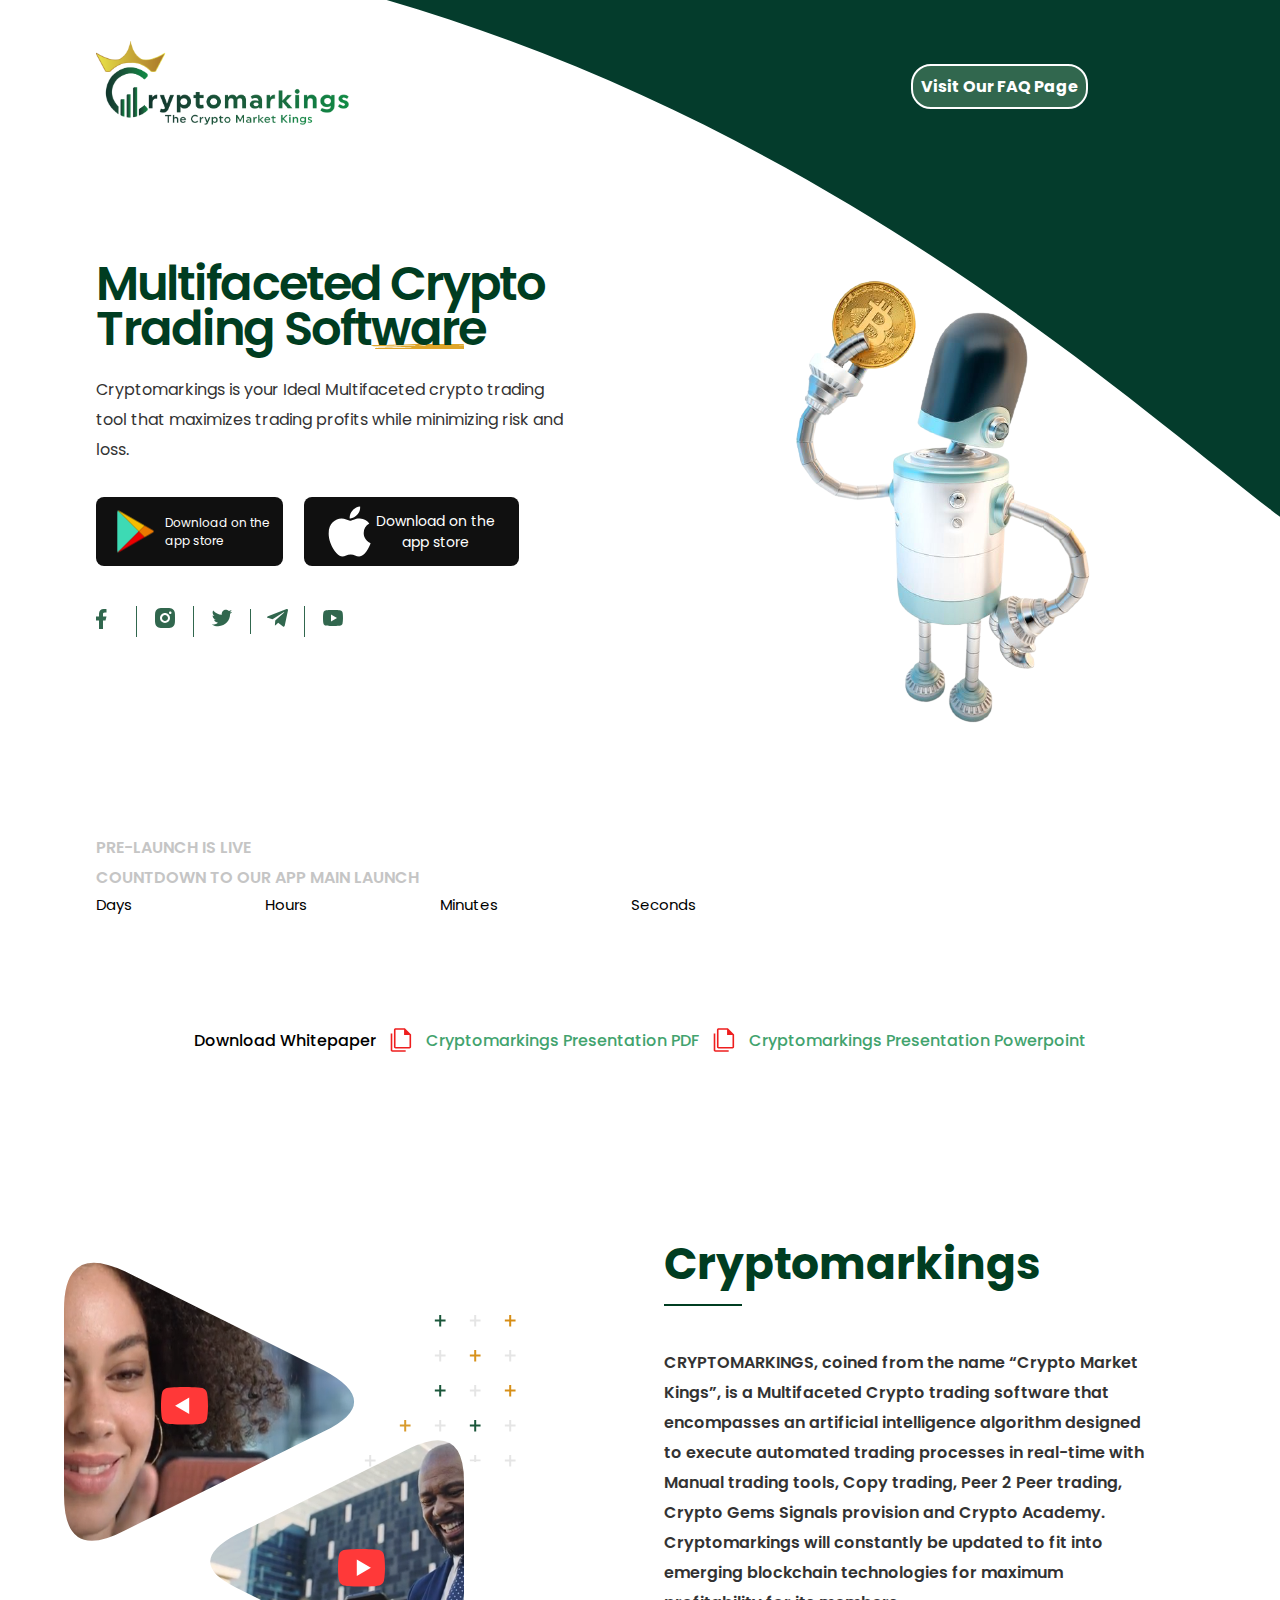
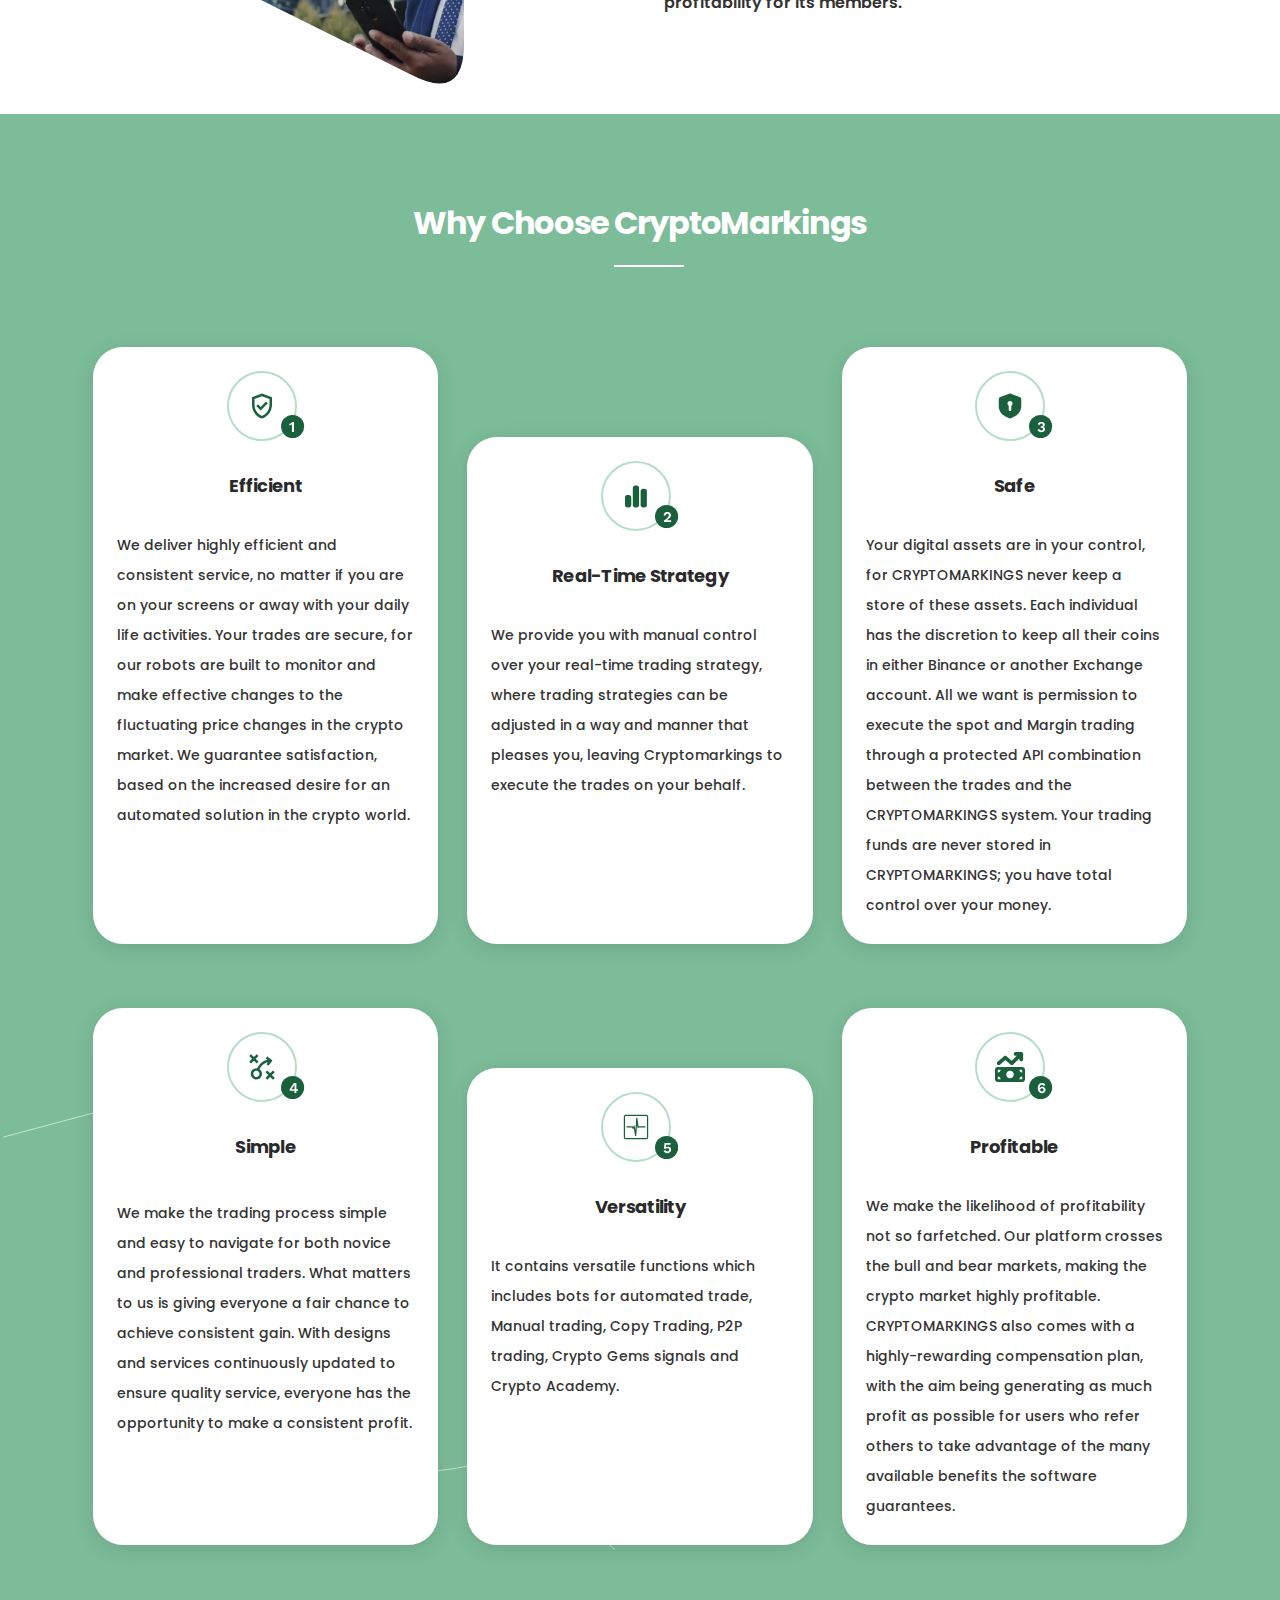
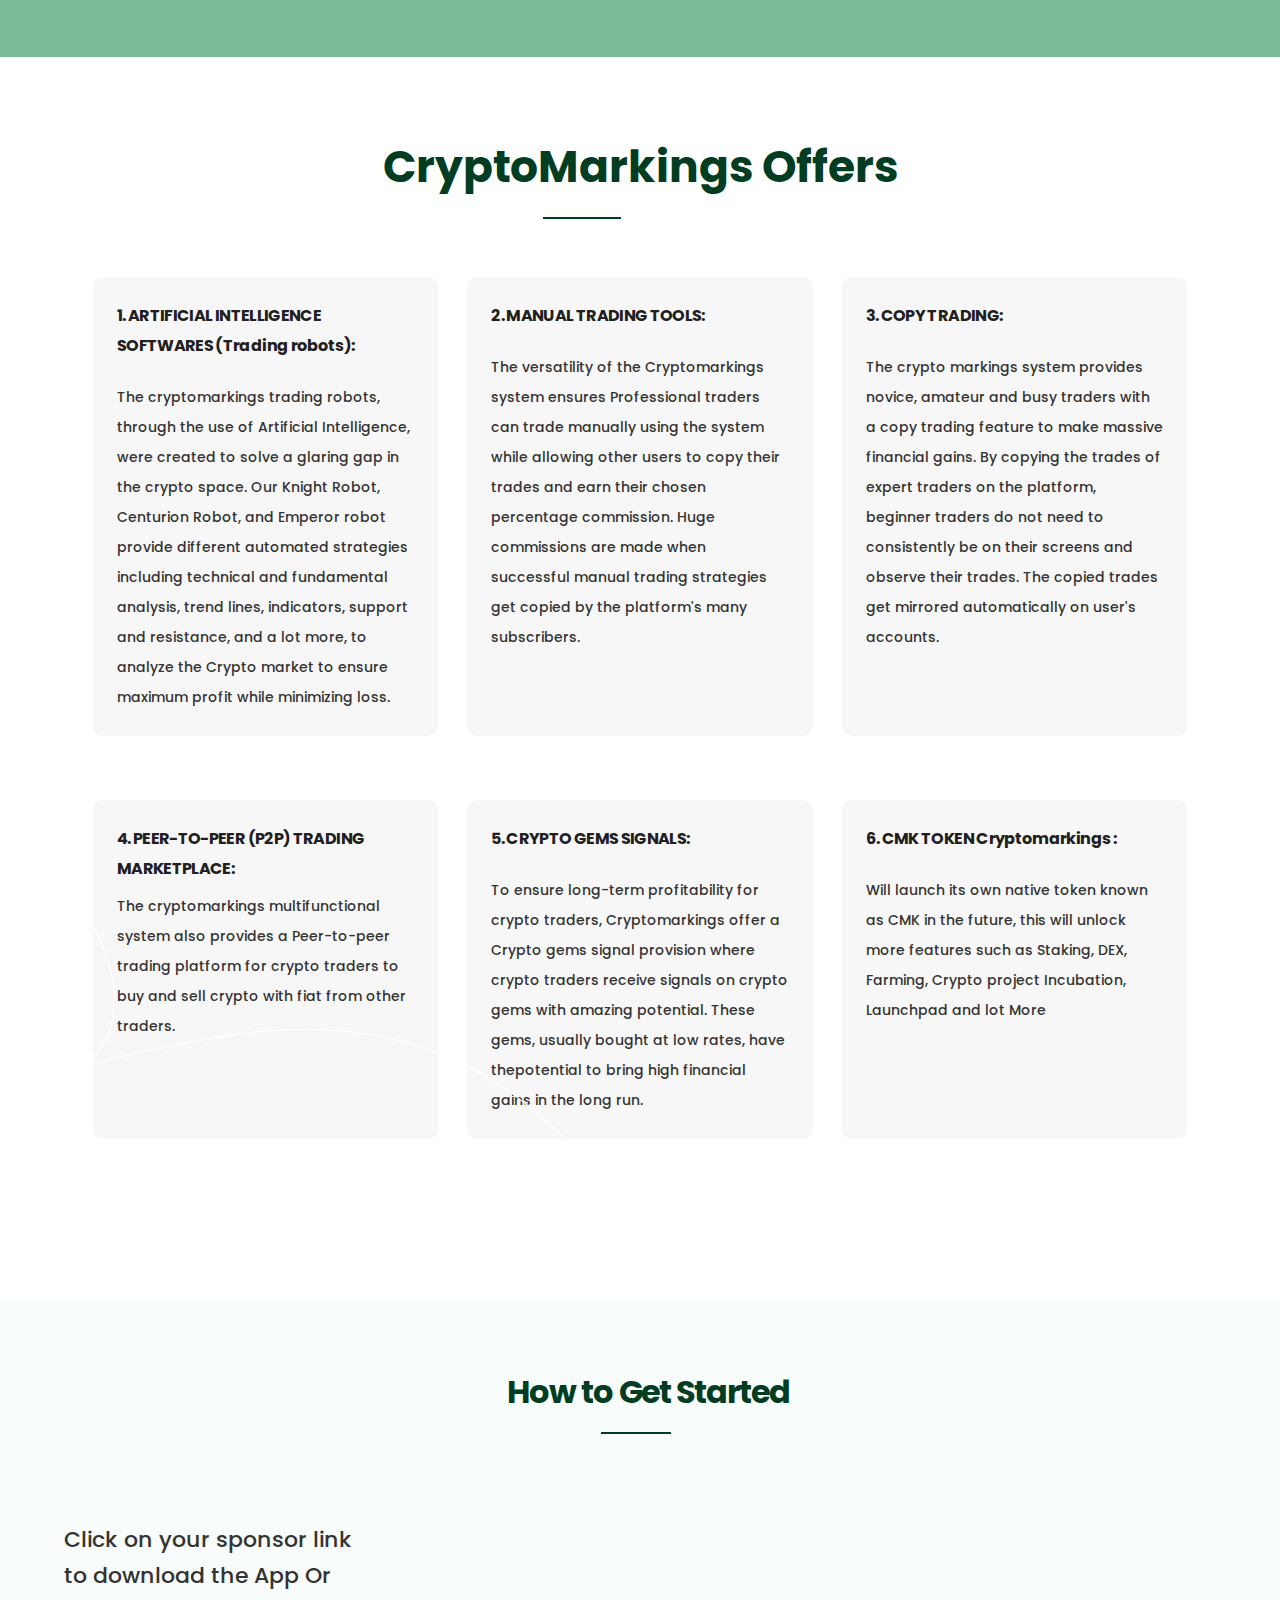
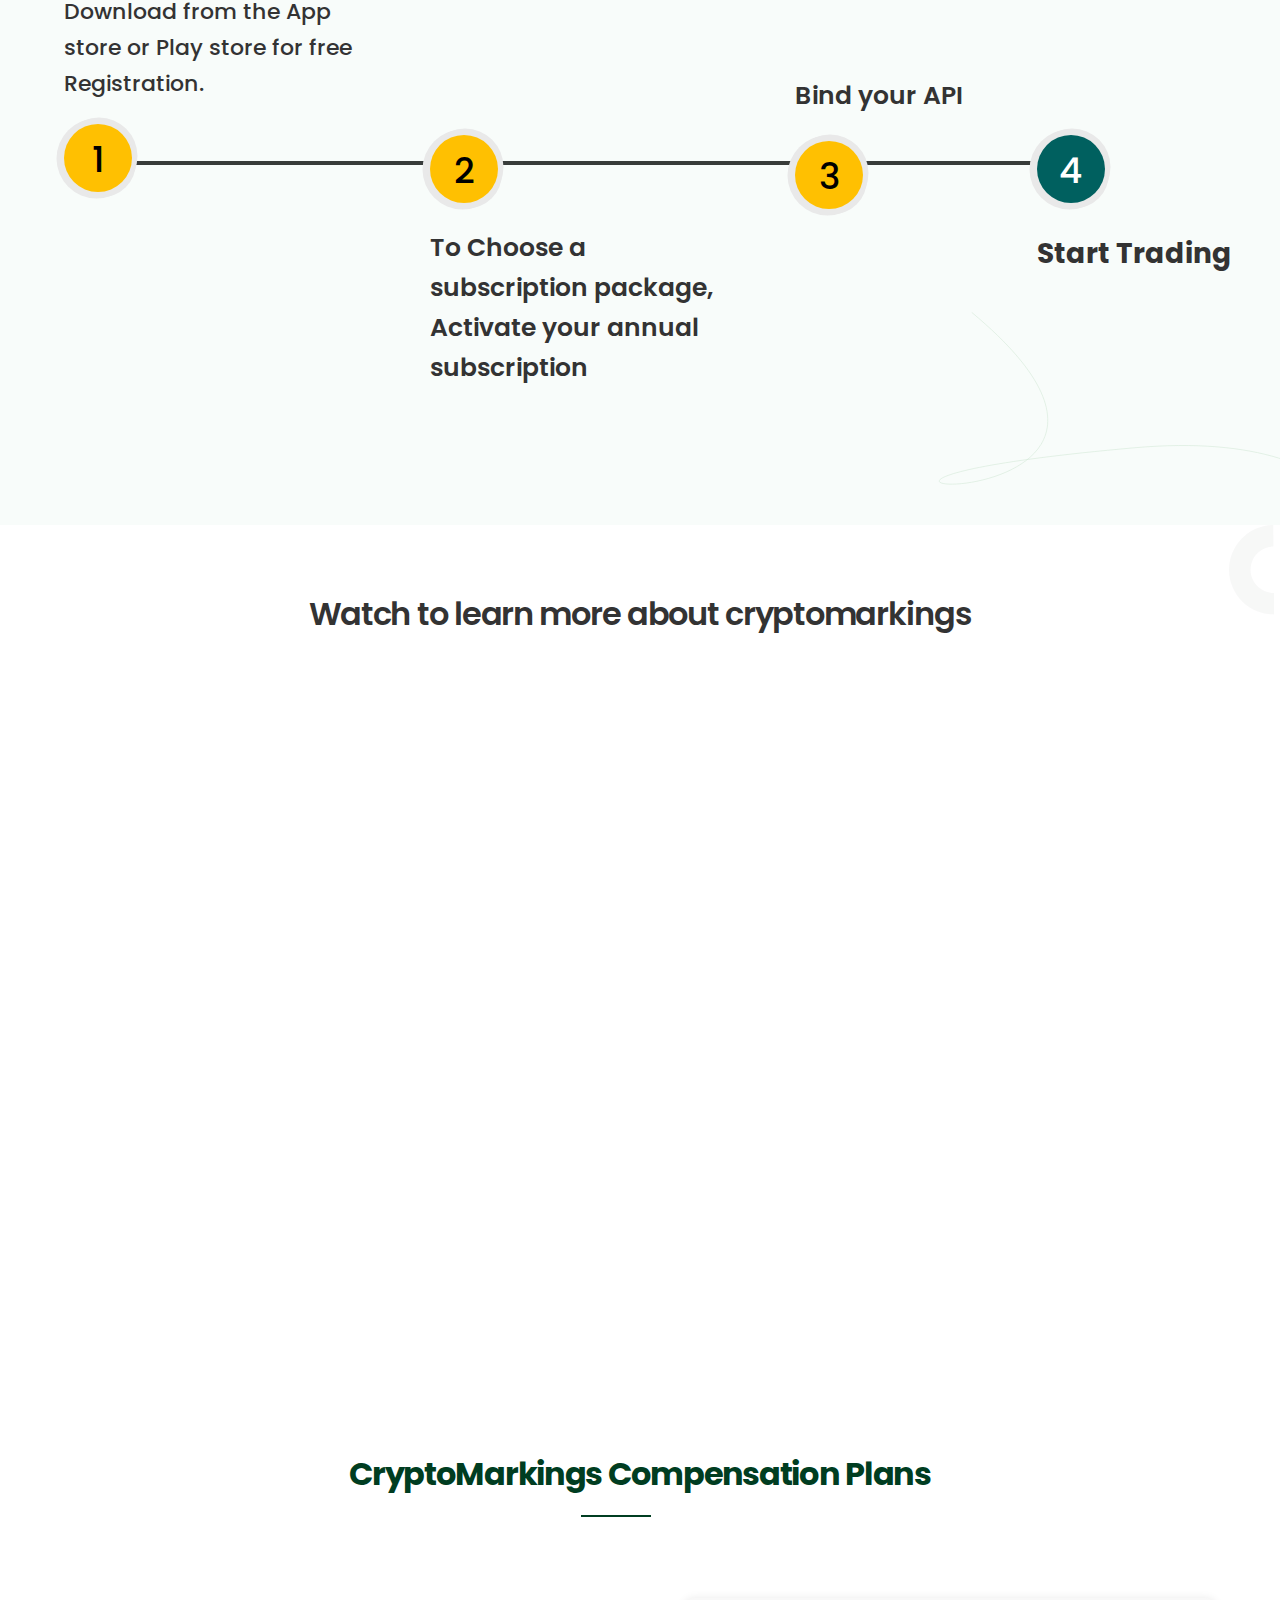
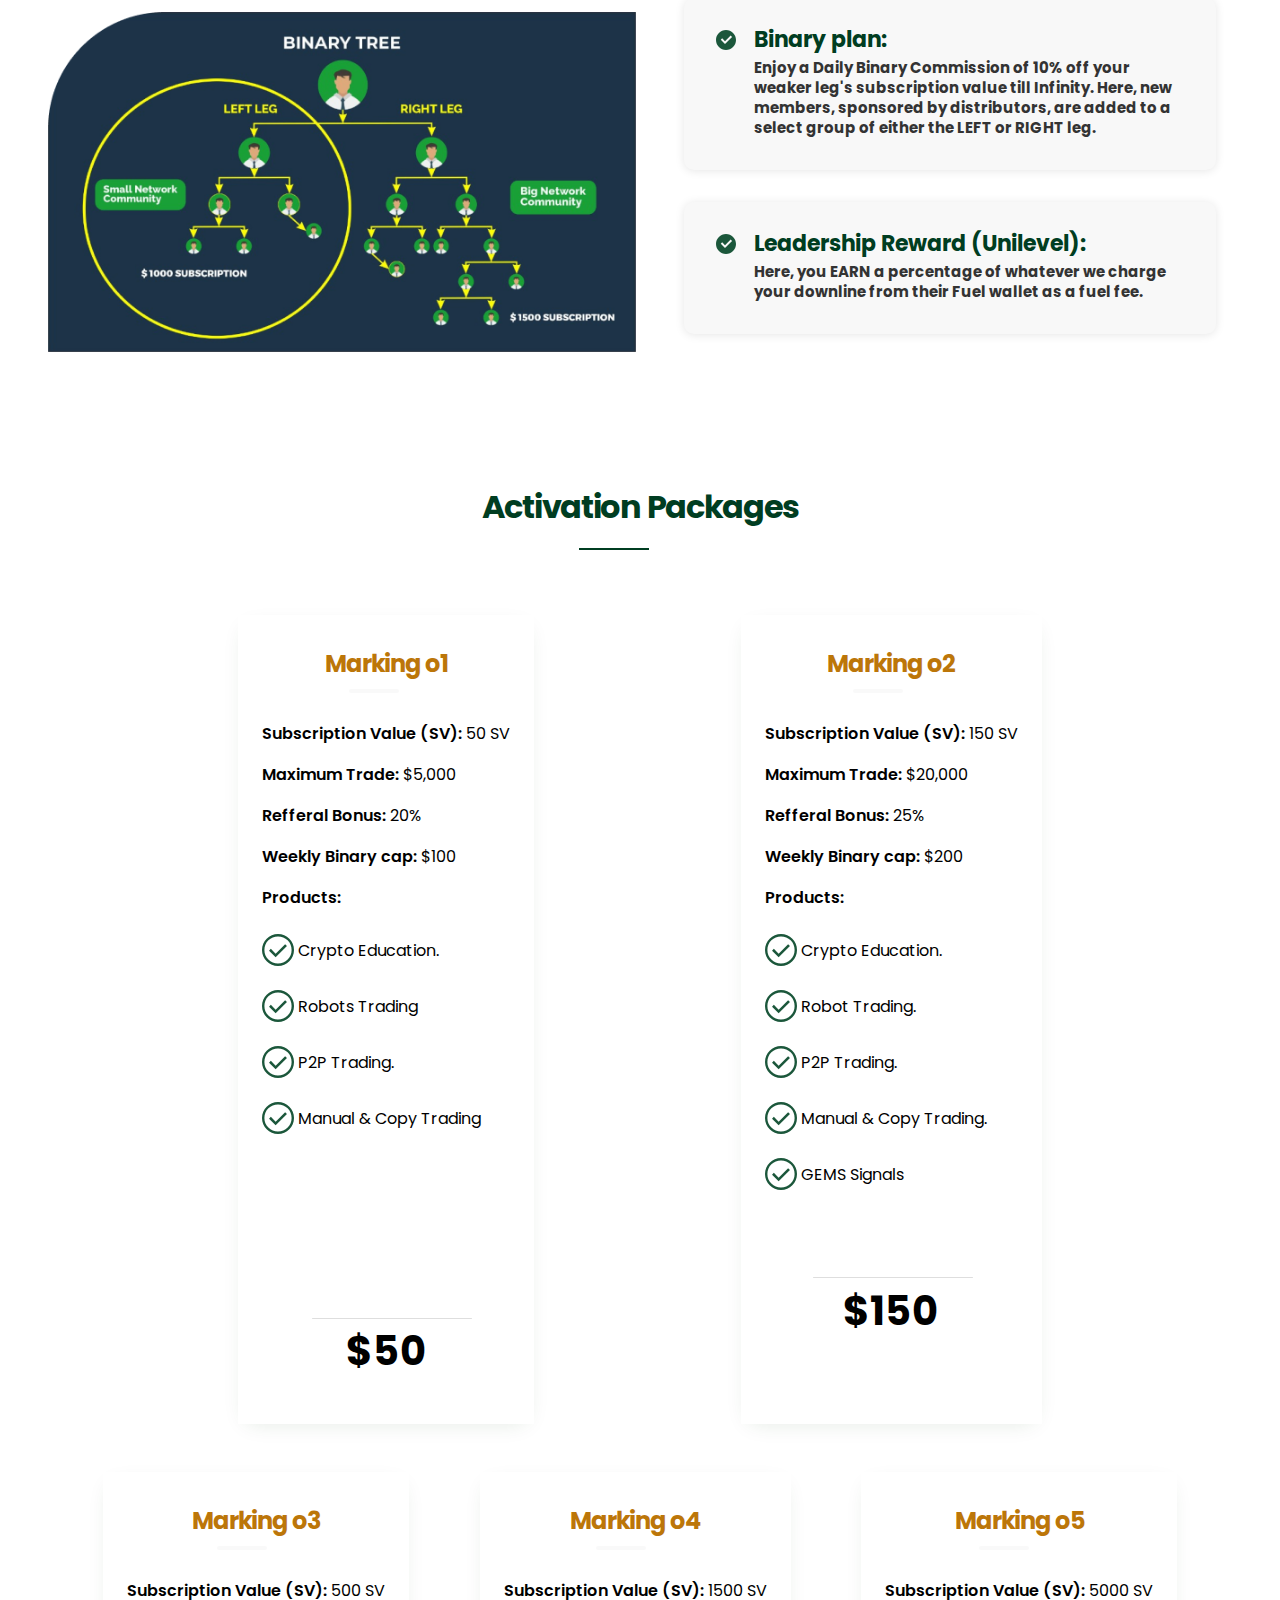
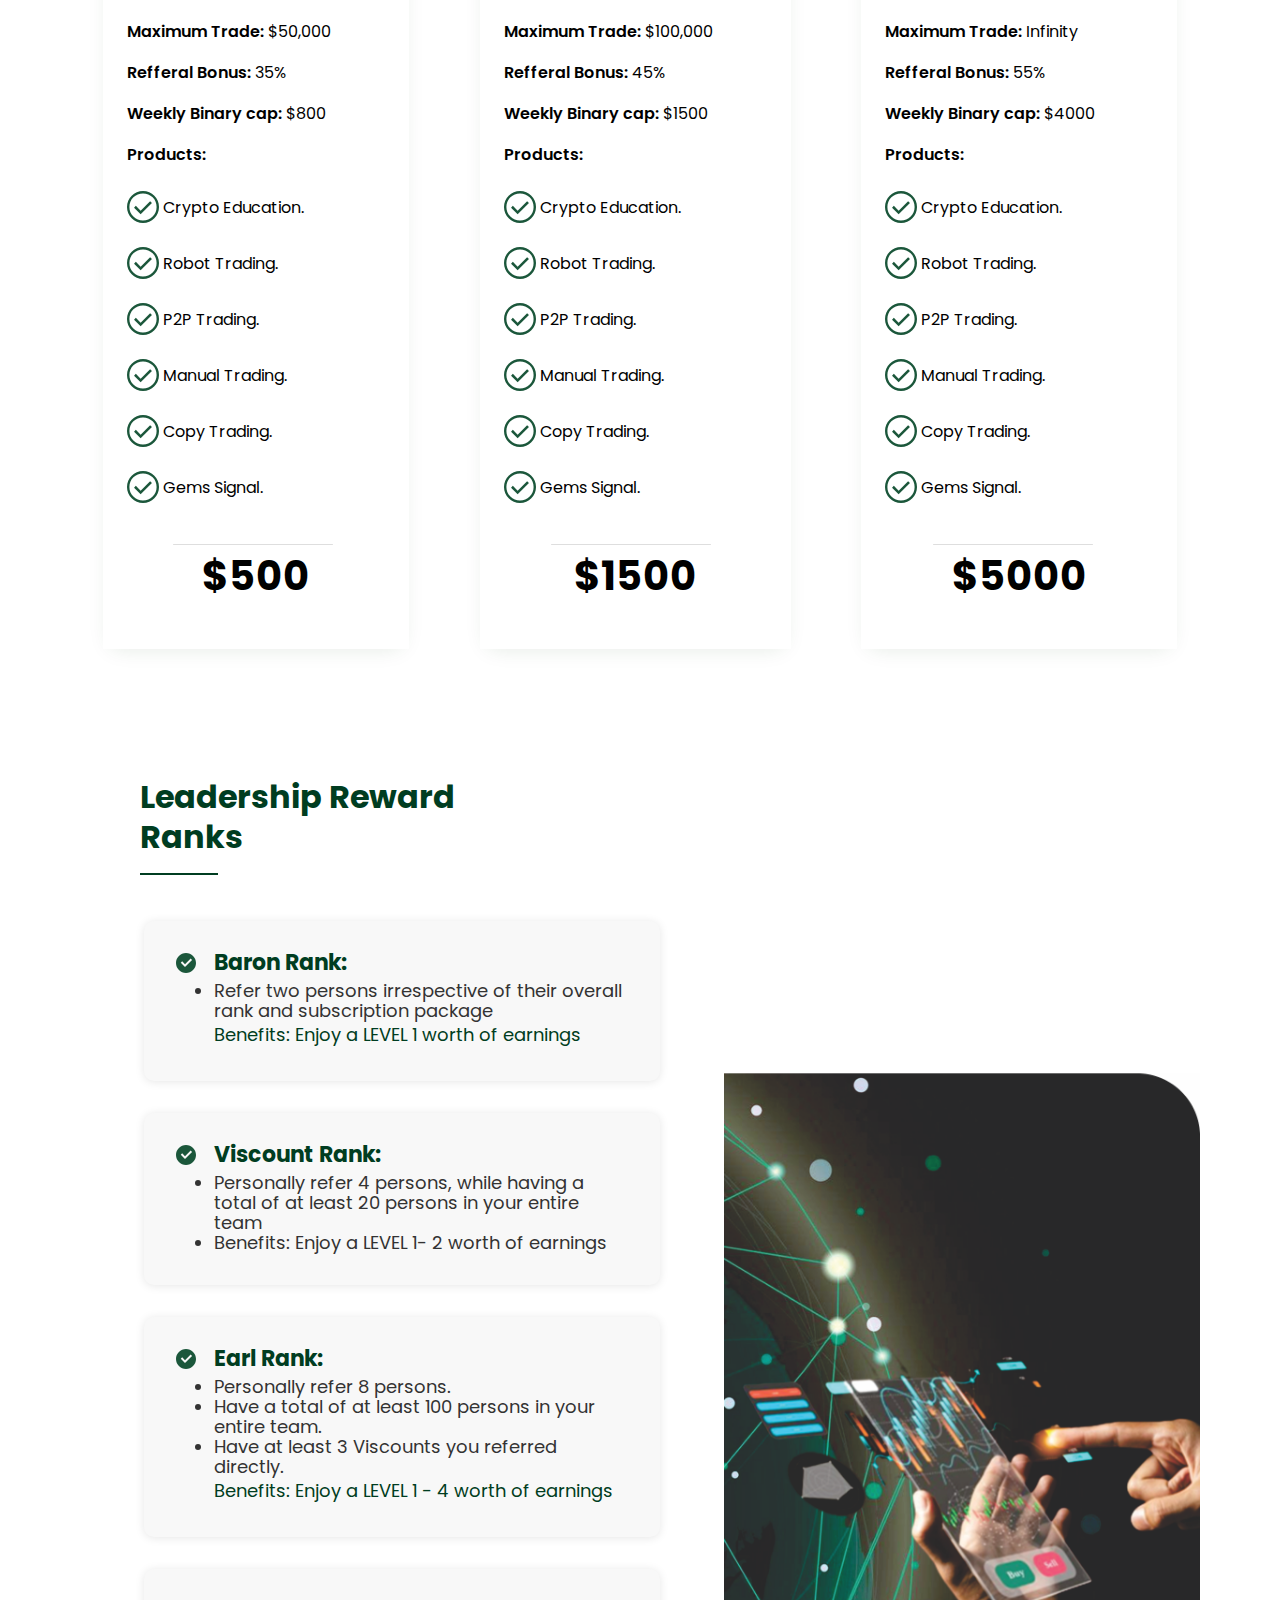
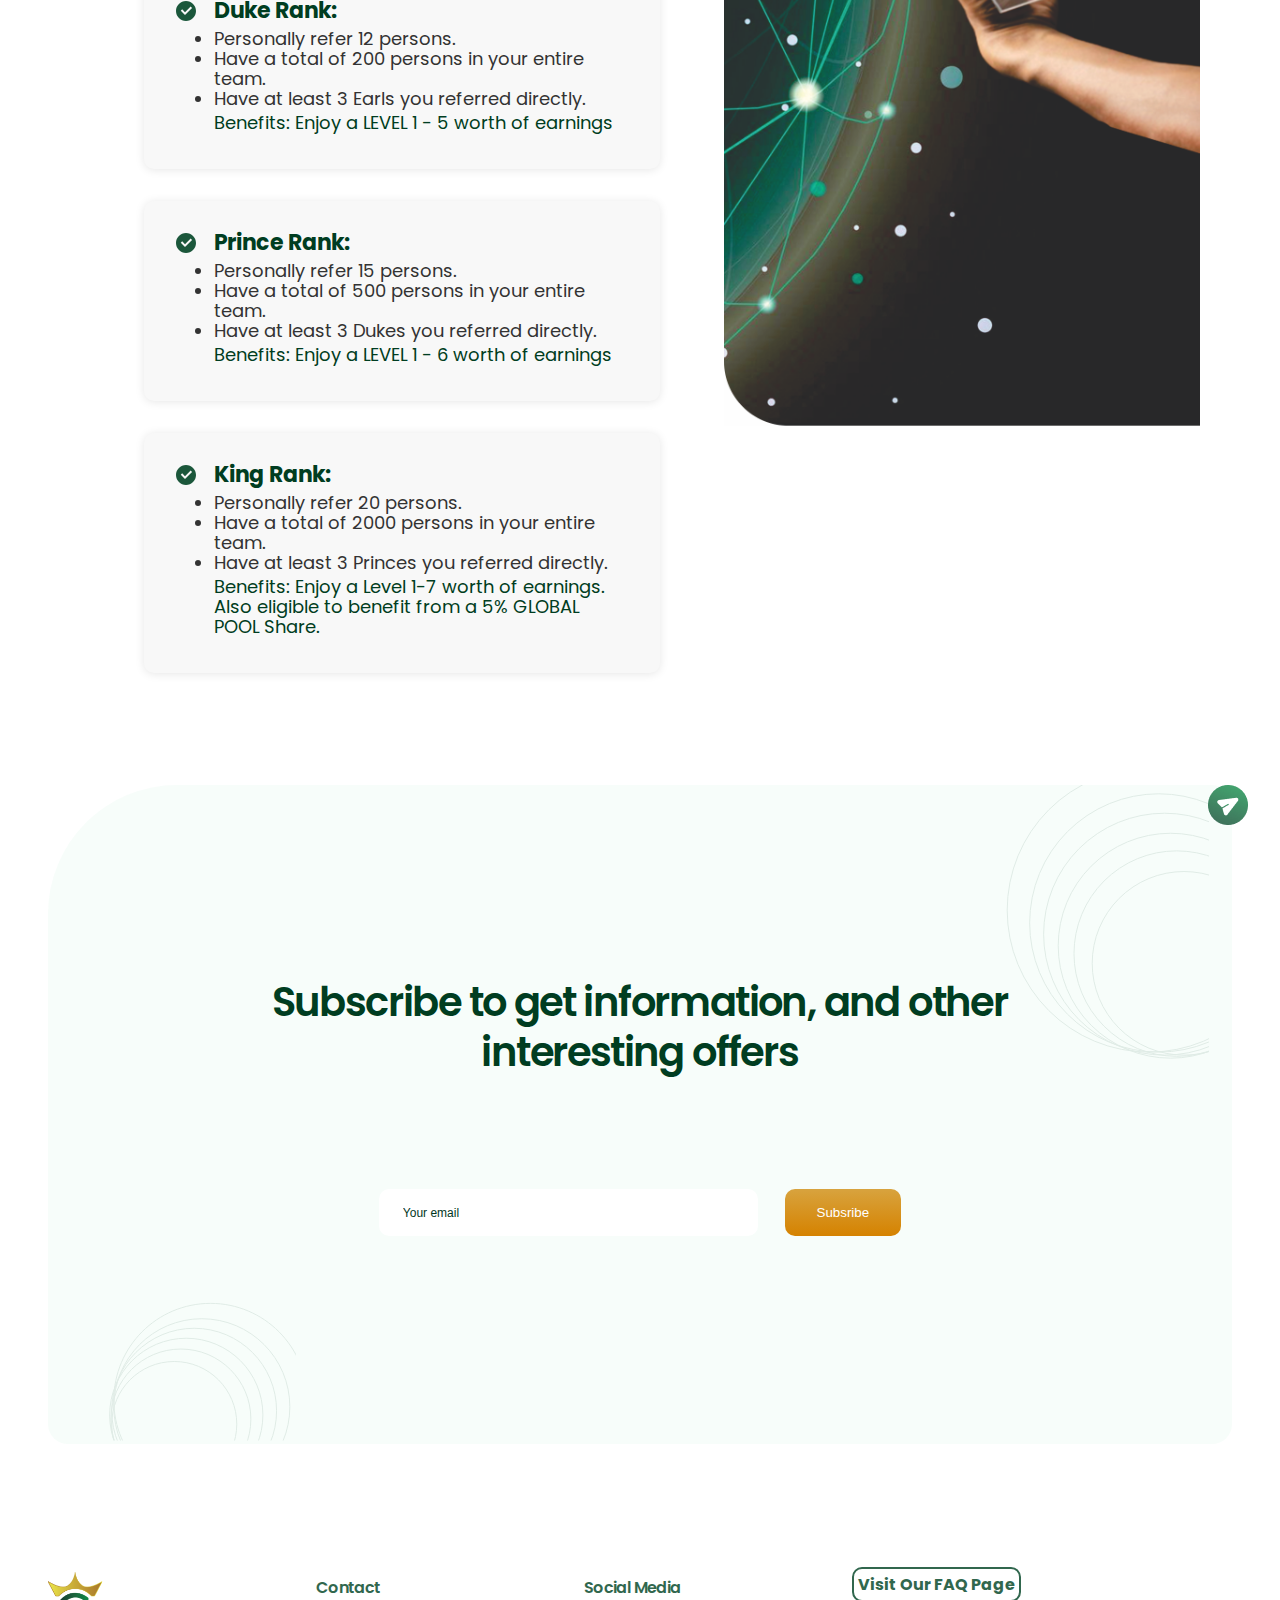
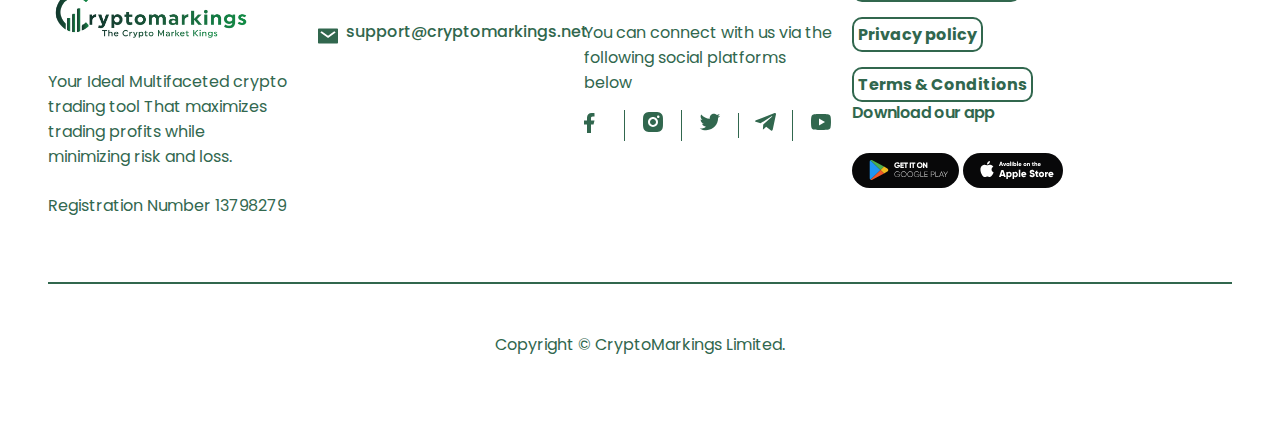
<file: index.html>
<!DOCTYPE html>
<html lang="en">
<head>
    <meta charset="UTF-8">
    <meta name="description" content="Earn daily income with Crypto trading robots, copy trading and Crypto Gems">
    <meta name="keywords" content="Crypto, CryptoMarkings, Crypto Trading, Trading Robots, Copy Trading, Crypto Gems">
    <meta name="author" content="CryptoMarkings">
    <meta http-equiv="X-UA-Compatible" content="IE=edge">
    <meta name="viewport" content="width=device-width, initial-scale=1.0">
    <title>CryptoMarkings</title>

    <!-- =========================Add Icon link======================== -->
    <!--    <link rel="icon" href="https:www,cryptomarkings.net/favicon.ico" type="image/x-icon">-->
    <!--    <link rel="shortcut icon" href="https:www,cryptomarkings.net/favicon.ico" type="image/x-icon">-->
    <link rel="icon" type="image/x-icon" href="assets/favicon/favicon.png">

    <!-- ====================Font========================= -->
    <link href="https://fonts.googleapis.com/css2?family=Poppins&display=swap" rel="stylesheet">

    <!-- ==============CSS=========================== -->
    <link rel="stylesheet" href="assets/CSS/Style.css">
    <link rel="stylesheet" href="assets/CSS/responsiveStyle.css">
    <link rel="stylesheet" href="https://cdnjs.cloudflare.com/ajax/libs/font-awesome/6.2.0/css/all.min.css" integrity="sha512-xh6O/CkQoPOWDdYTDqeRdPCVd1SpvCA9XXcUnZS2FmJNp1coAFzvtCN9BmamE+4aHK8yyUHUSCcJHgXloTyT2A==" crossorigin="anonymous" referrerpolicy="no-referrer" />
<style>
    #myBtn {
  display: none;
  position: fixed;
  bottom: 20px;
  right: 30px;
  z-index: 99;
  font-size: 18px;
  border: none;
  outline: none;
  background-color: #31674E;
  color: white;
  cursor: pointer;
  padding: 15px;
  border-radius: 4px;
}

#myBtn:hover {
  background-color: goldenrod;
}
</style>
</head>
<body>
    <button onclick="topFunction()" id="myBtn" title="Go to top"><i class="fa-solid fa-angles-up"></i></button>

<wrapper>
    <div class="container">
        <!-- ==================NavBar===================== -->
        <nav id="navbar" class="navbar">
            <a href="#" class="logo"><img src="assets/Images/crypto-logo.png" alt="CryptoMarkings"
                                          style="max-width:255px !important;"></a>
            <!-- <p>RC 13798279</p> -->
            <div class="navbar" style="padding-left: 20px;">
                <a href="./faq" style="color: white;
                border: 2px solid white;
                border-radius: 20px;
                background-color: #31674E;
                padding: 8px;"> <b>Visit Our FAQ Page</b></a>
         
        </nav>
      
        <!-- ====================End NavBar==================== -->

        <!-- ===============HeroSection================= -->
        <div class="line_container">
            <svg viewBox="0 0 631 684" fill="none" preserveAspectRatio="xMidYMax meet">
                <path d="M43.7204 1C285.67 240 -268.08 223 187.473 143C551.915 79 624.129 476.333 614.68 683L729 606"
                      stroke="#D0E7D3"/>
            </svg>
        </div>
        <section id="hero_section">
            <div class="heroContent">
                <h1 class="fancy">Multifaceted Crypto Trading <span>Software</span></h1>
                <p class="sub-text">Cryptomarkings is your Ideal Multifaceted crypto trading tool that maximizes trading
                    profits while minimizing risk and loss.</p>
                <div class="buttons">
                    <a class="btn google" href="https://play.google.com/store/apps/details?id=net.cryptomarkings.app" target="_blank"><img src="assets/Images/GooglePlay.svg"/> Download on the </br> app store
                    </a>
                    <button id="apple" class="btn"><img src="assets/Images/apple.svg"/> Download on the </br> app store
                    </button>
                </div>
                <br>
                <div class="footer_socials">
                    <div class="social_links">
                        <div class="facebook">
                            <a href="https://www.facebook.com/profile.php?id=100086460615673" target="_blank"><img
                                    src="assets/Images/facebook-fill.svg" alt="F"></a>
                        </div>
                        <div class="instagram">
                            <a href="https://instagram.com/cryptomarkings?igshid=YmMyMTA2M2y=" target="_blank"><img
                                    src="assets/Images/instagram-fill.svg" alt="T"></a>
                        </div>
                        <div class="twitter">
                            <a href="https://twitter.com/crypto_markings" target="_blank"><img
                                    src="assets/Images/twitter-fill.svg" alt="F"></a>
                        </div>
                        <div class="twitter">
                            <a href="https://t.me/cryptomarkings" target="_blank"><img src="assets/Images/telegram.svg"
                                                                                       alt="F"></a>
                        </div>
                        <div class="youtube">
                            <a href="https://www.youtube.com/channel/UCCQjXxwFFhJpo7_u8AVXRnw" target="_blank"><img
                                    src="assets/Images/youtube-fill.svg" alt="F"></a>
                        </div>
                    </div>
                </div>

            </div>
            <div class="heroImg">
                <img src="assets/Images/heroImg.png" alt="CryptoMarkings Image">
            </div>
        </section>
        <!-- ==================End HeroSection============== -->
    </div>
    <div id="countdown" class="countdown">
        <p>PRE-LAUNCH IS LIVE</p>
        <p>COUNTDOWN TO OUR APP MAIN LAUNCH</p>
        <div id="timer" class="timer">
            <div class="container_day">
                <h3 class="day"></h3>
                <h4 id="smalltext">Days</h4>
            </div>
            <div class="container_hour">
                <h3 class="hour"></h3>
                <h4 id="smalltext">Hours</h4>
            </div>
            <div class="container_minute">
                <h3 class="minute"></h3>
                <h4 id="smalltext">Minutes</h4>
            </div>
            <div class="container_second">
                <h3 class="second"></h3>
                <h4 id="smalltext">Seconds</h4>
            </div>
        </div>
    </div>
    <div class="download">
        <p class="download_p">Download Whitepaper</p>
        <div id="download_link">
            <a href="assets//pdf/cryptomarkings_whitepaper.pdf" download="CryptoMarkings Whitepaper" target="_blank">
                <img src="assets/Images/download_icon.svg"/>
            </a>
            <p class="download_link1"><a href="assets//pdf/cryptomarkings_whitepaper.pdf"
                                         download="CryptoMarkings Whitepaper" target="_blank">Cryptomarkings Presentation PDF</a></p>
        </div>
        <div id="download_link">
            <a href="assets/pdf/cryptomarkings_whitepaper_presentation.pptx"
               download="CryptoMarkings Whitepaper Presentation" target="_blank">
                <img src="assets/Images/download_icon.svg"/>
            </a>
            <p class="download_link1"><a href="assets/pdf/cryptomarkings_whitepaper_presentation.pptx"
                                         download="CryptoMarkings Whitepaper Presentation" target="_blank">Cryptomarkings Presentation Powerpoint</a></p>
        </div>

    </div>
    <!-- ===============About Us Section================= -->
    <div class="line_container2">
        <svg viewBox="0 0 687 501" fill="none" preserveAspectRatio="xMidYMax meet">
            <path d="M671.702 500.166C452.135 329.446 900.498 287.428 541.248 398.734C253.848 487.778 155.001 170.645
                    141.502 0.948134L-9.34337 41.389" stroke="#D0E7D3"/>
        </svg>
    </div>
    <section id="about_section" class="scroll" data-rate=".4" data-direction="vertical">
        <div class="aboutVideo">
            <div id="videoContainer1" class="videoContainer1">
                <a href="https://www.youtube.com/watch?v=hSBaUWQq8vM?rel=0&modestbranding=1&controls=1&showhide=1">
                    <img class="video_img" src="assets/Images/welcome_cryptomarkings.svg">
                    <div class="icon_youtube"></div>
                </a>
            </div>
            <div id="videoContainer2" class="videoContainer2">
                <a href="https://www.youtube.com/watch?v=_EmZwRnuHf0?rel=0&modestbranding=1&controls=1&showhide=1">
                    <img class="video_img" src="assets/Images/cryptomarkings_master.svg">
                    <div class="icon_youtube"></div>
                </a>
            </div>
            <!-- <iframe id="videoContainer2" class="videoContainer2" width="100%" height="100%" src="https://www.youtube.com/watch?v=_EmZwRnuHf0?rel=0&modestbranding=1&controls=1&showhide=1" title="YouTube video player" frameborder="0"
                allow="accelerometer; autoplay; clipboard-write; encrypted-media; gyroscope; picture-in-picture" allowfullscreen>
            </iframe> -->
            <svg height="0" width="0" class="svg-clip" style="position:absolute">
                <defs>
                    <clipPath id="clip" clipPathUnits="objectBoundingBox">
                        <path d="M1,.21 Q1,0 .81,.09L.187,.4 Q0,.5 .187,.59L.81,.90 Q1,1 1,.79Z"/>
                    </clipPath>
                </defs>
            </svg>
        </div>
        <div class="aboutContent">
            <h1>Cryptomarkings</h1>
            <p>CRYPTOMARKINGS, coined from the name “Crypto Market Kings”, is a Multifaceted Crypto trading software
                that
                encompasses an artificial
                intelligence algorithm designed to execute automated trading processes in real-time with Manual trading
                tools,
                Copy trading, Peer 2 Peer trading, Crypto Gems Signals provision and Crypto Academy. Cryptomarkings will
                constantly be updated to fit
                into emerging blockchain technologies for maximum profitability for its members.
            </p>
        </div>
    </section>
    <!-- ==================End About UsSection============== -->

    <!-- ===============Why Choose us Section================= -->
    <section id="chooseUs_section" class="scroll" data-rate=".2" data-direction="vertical">
        <h1>Why Choose CryptoMarkings</h1>
        <div class="card_grid">
            <div class="grid">
                <div class="card card_item1">
                    <img src="assets/Images/choose1.svg" alt="1">
                    <h3>Efficient</h3>
                    <p>We deliver highly efficient and consistent service, no matter if you are on your screens or away
                        with your daily life activities.
                        Your trades are secure, for our robots are built to monitor and make effective changes to the
                        fluctuating price changes in the crypto market.
                        We guarantee satisfaction, based on the increased desire for an automated solution in the crypto
                        world.
                    </p>
                </div>
                <div id="card" class="card card_item2">
                    <img src="assets/Images/choose2.svg" alt="2">
                    <h3>Real-Time Strategy</h3>
                    <p>We provide you with manual control over your real-time trading strategy, where trading strategies
                        can be adjusted
                        in a way and manner that pleases you, leaving Cryptomarkings to execute the trades on your
                        behalf.
                    </p>
                </div>
                <div class="card card_item3">
                    <img src="assets/Images/choose3.svg" alt="3">
                    <h3>Safe</h3>
                    <p>Your digital assets are in your control, for CRYPTOMARKINGS never keep a store of these assets.
                        Each individual has the discretion to keep all
                        their coins in either Binance or another Exchange account. All we want is permission to execute
                        the spot and Margin trading through a protected API combination between the trades and the
                        CRYPTOMARKINGS system.
                        Your trading funds are never stored in CRYPTOMARKINGS; you have total control over your money.
                    </p>
                </div>
            </div>
            <div class="grid">
                <div class="card card_item4">
                    <img src="assets/Images/choose4.svg" alt="4">
                    <h3>Simple</h3>
                    <p>We make the trading process simple and easy to navigate for both novice and professional traders.
                        What matters to us is giving everyone a fair chance to achieve consistent gain.
                        With designs and services continuously updated to ensure quality service, everyone has the
                        opportunity to make a consistent profit.
                    </p>
                </div>
                <div id="card" class="card card_item5">
                    <img src="assets/Images/choose5.svg" alt="5">
                    <h3>Versatility</h3>
                    <p>It contains versatile functions which includes bots for automated trade, Manual trading,
                        Copy Trading, P2P trading, Crypto Gems signals and Crypto Academy.
                    </p>
                </div>
                <div class="card card_item6">
                    <img src="assets/Images/choose6.svg" alt="6">
                    <h3>Profitable</h3>
                    <p>We make the likelihood of profitability not so farfetched. Our platform crosses the bull and bear
                        markets, making the crypto market
                        highly profitable. CRYPTOMARKINGS also comes with a highly-rewarding compensation plan, with the
                        aim being generating as
                        much profit as possible for users who refer others to take advantage of the many available
                        benefits the software guarantees.
                    </p>
                </div>
            </div>
        </div>
        <div class="line_container3">
            <svg viewBox="0 0 732 724" fill="none" preserveAspectRatio="xMidYMax meet">
                <path d="M43.1891 1C282.129 254.018 -264.733 236.021 185.153 151.328C545.063 83.5748
                         616.378 504.212 607.047 723L795 695.475" stroke="white"/>
            </svg>
        </div>
        <div class="line_container4">
            <svg viewBox="0 0 970 322" fill="none" preserveAspectRatio="xMidYMax meet">
                <path d="M-18.5655 54.3911C311.914 125.281 -156.626 408.068
                        177.786 96.51C445.316 -152.736 720.995 142.16 825.393 320.763L969.134 196.834" stroke="white"/>
            </svg>
        </div>
    </section>

    <!-- ==================End Why Choose us Section============== -->


    <!-- ===============Offers and Get started Section================= -->
    <section id="offer_section">
        <h1 class="offerContent">CryptoMarkings Offers</h1>
        <div class="card_gridd">
            <div class="grid">
                <div id="cardd" class="cardd card_item1">
                    <h3>1. ARTIFICIAL INTELLIGENCE SOFTWARES (Trading robots):</h3>
                    <p>The cryptomarkings trading robots, through the use of Artificial Intelligence, were created to
                        solve a glaring gap in the crypto space. Our Knight Robot, Centurion Robot,
                        and Emperor robot provide different automated strategies including technical and fundamental
                        analysis, trend lines, indicators, support and resistance, and a lot more, to analyze the Crypto
                        market to ensure maximum profit while minimizing loss.
                    </p>
                </div>
                <div class="cardd card_item2">
                    <h3>2. MANUAL TRADING TOOLS:</h3>
                    <p>The versatility of the Cryptomarkings system ensures Professional traders can trade manually
                        using the system while allowing other users to copy their trades and earn their chosen
                        percentage commission. Huge commissions are made when successful manual trading strategies get
                        copied by the platform's many subscribers.
                    </p>
                </div>
                <div class="cardd card_item3">
                    <h3>3. COPY TRADING: </h3>
                    <p>The crypto markings system provides novice, amateur and busy traders with a copy trading feature
                        to make massive financial gains.
                        By copying the trades of expert traders on the platform, beginner traders do not need to
                        consistently be on their screens and observe their trades. The copied trades get mirrored
                        automatically on user<span>&#39</span>s accounts.
                    </p>
                </div>
            </div>
            <div class="grid">
                <div class="cardd card_item4">
                    <h3>4. PEER-TO-PEER (P2P) TRADING MARKETPLACE:</h3>
                    <p>The cryptomarkings multifunctional system also provides a Peer-to-peer trading platform for
                        crypto
                        traders to buy and sell crypto with fiat from other traders.
                    </p>
                </div>
                <div class="cardd card_item5">
                    <h3>5. CRYPTO GEMS SIGNALS: </h3>
                    <p>To ensure long-term profitability for crypto traders, Cryptomarkings offer a Crypto gems signal
                        provision where crypto traders receive signals on crypto gems
                        with amazing potential. These gems, usually bought at low rates, have thepotential to bring high
                        financial gains in the long run.
                    </p>
                </div>
                <div class="cardd card_item6">
                    <h3>6. CMK TOKEN Cryptomarkings :</h3>
                    <p>Will launch its own native token known as CMK in the future, this will unlock more features such
                        as Staking,
                        DEX, Farming, Crypto project Incubation, Launchpad and lot More
                    </p>
                </div>
            </div>
        </div>
    </section>
    <section id="getstarted_section">
        <div class="line_container5">
            <svg viewBox="0 0 391 248" fill="none" preserveAspectRatio="xMidYMax meet">
                <path d="M32.0243 0.505179C291.803 216.739 -268.9 169.342 186.37 128.979C423 108 423 248 423 248"
                      stroke="#D0E7D3" stroke-width="0.5"/>
            </svg>
        </div>
        <h1>How to Get Started</h1>
        <div class="getStartedSteps">
            <div class="step_one">
                <p class="step1_text">Click on your sponsor link to download the App Or
                    Download from the App store or Play store for free Registration.
                </p>
                <p class="count1">1</p>
                <div class="one_and_three"></div>
            </div>
            <div class="step_two">
                <div class="two_and_four"></div>
                <p class="count2">2</p>
                <p class="step2_text">To Choose a subscription package,
                    Activate your annual subscription
                </p>
            </div>
            <div class="step_three">
                <div class="three"></div>
                <p class="step3_text">Bind your API</p>
                <p class="count3">3</p>
            </div>
            <div class="step_four">
                <div id="two_and_four" class="two_and_four"></div>
                <p class="count4">4</p>
                <p class="step4_text">Start Trading</p>
            </div>
        </div>

    </section>
    <!-- ==================End Offers and Get started Section============== -->


    <!-- ===============Tutorial and Compensation Plans Section================= -->
    <section id="tutorial_section">
        <div class="circle_container">
            <svg viewBox="0 0 93 187" fill="none" preserveAspectRatio="xMidYMax meet">
                <path d="M94.025 186.004C81.8127 186.138 69.6939 183.864 58.3602 179.314C47.0266
                        174.764 36.7002 168.026 27.9706 159.485C19.241 150.944 12.2791 140.767 7.48251 129.535C2.68591 118.304 0.14851 106.237 0.0151761 94.0251C-0.118158 81.8129 2.15519 69.694 6.70542 58.3604C11.2556 47.0267 17.9936 36.7003 26.5347 27.9707C35.0757 19.2411 45.2526 12.2792 56.4842 7.48265C67.7157 2.68605 79.7821 0.148653 91.9943 0.0153201L92.4839 44.8529C86.1598 44.9219 79.9113 46.2359 74.095 48.7198C68.2788 51.2037 63.0088 54.8089 58.5858 59.3295C54.1628 63.8501 50.6736 69.1976 48.3173 75.0667C45.9609 80.9358 44.7837 87.2115 44.8528 93.5356C44.9218 99.8596 46.2358 106.108 48.7197 111.924C51.2036 117.741 54.8088 123.011 59.3294 127.434C63.85 131.857 69.1975 135.346 75.0665 137.702C80.9356 140.058 87.2114 141.236 93.5354 141.167L94.025 186.004Z"
                      fill="#002404" fill-opacity="0.03"/>
            </svg>
        </div>
        <div class="tutorial">
            <h1>Watch to learn more about cryptomarkings</h1>
            <iframe id="tutorial_video" width="100%" height="100%" src="https://www.youtube.com/embed/stv6ojoW4jM?rel=0&controls=0&modestbranding=1&showhide=1" 
            title="Cryptomarkings Crypto robots & copy trading" frameborder="0" 
            allow="accelerometer; autoplay; clipboard-write; encrypted-media; gyroscope; picture-in-picture" 
            allowfullscreen></iframe>
           
        </div>

    </section>
    <section id="plans_section" class="plans_section">
        <h1>CryptoMarkings Compensation Plans</h1>
        <div class="plans">
            <div class="offerImg">
                <img src="assets/Images/compensation_plans_img.png" alt="CryptoMarkings Plans">
            </div>
            <div class="cryptomarkings_plans">
                <div class="plan">
                    <img src="assets/Images/check_icon.svg" alt="icon">
                    <div class="b_plan">
                        <h2>Binary plan:</h2>
                        <h5>
                            Enjoy a Daily Binary Commission of 10% off your weaker leg<span>&#39</span>s subscription
                            value till Infinity. Here, new members,
                            sponsored by distributors, are added to a select group of either the LEFT or RIGHT leg.
                        </h5>
                    </div>
                </div>
                <div class="plan">
                    <img src="assets/Images/check_icon.svg" alt="icon">
                    <div class="b_plan">
                        <h2>Leadership Reward (Unilevel):</h2>
                        <h5>
                            Here, you EARN a percentage of whatever we charge your downline from their Fuel wallet as a
                            fuel fee.
                        </h5>
                    </div>
                </div>
            </div>
        </div>
    </section>
    <!-- ==================End Tutorial and Compensation Plans Section============== -->


    <!-- ===============Packages Section================= -->
    <section id="packages_section" class="plans_section">
        <h1>Activation Packages</h1>
        <div class="package_grid">
            <div id="package_grid" class="grid">
                
                <div class="packages_card2 card_item">
                    <h2 class="marking_header">Marking o1</h2>
                    <div class="package_cart">
                        <p><span class="marking_body">Subscription Value (SV): </span>50 SV</p>
                        <p><span class="marking_body">Maximum Trade: </span>$5,000</p>
                        <p><span class="marking_body">Refferal Bonus: </span>20%</p>
                        <p><span class="marking_body">Weekly Binary cap: </span>$100</p>
                        <p><span class="marking_body">Products: </span></p>
                        <div class="products">
                            <div class="products_body">
                                <img src="assets/Images/packages_check.svg" alt="">
                                <span>Crypto Education.</span>
                            </div>
                            <div class="products_body">
                                <img src="assets/Images/packages_check.svg" alt="">
                                <span>Robots Trading</span>
                            </div>
                            <div class="products_body">
                                <img src="assets/Images/packages_check.svg" alt="">
                                <span>P2P Trading.</span>
                            </div>
                            <div class="products_body">
                                <img src="assets/Images/packages_check.svg" alt="">
                                <span>Manual & Copy Trading</span>
                            </div>

                        </div>
                    </div>
                    <div id="total">
                        <h2>$50</h2>
                    </div>
                </div>
                <div class="packages_card2 card_item">
                    <h2 class="marking_header">Marking o2</h2>
                    <div class="package_cart">
                        <p><span class="marking_body">Subscription Value (SV): </span>150 SV</p>
                        <p><span class="marking_body">Maximum Trade: </span>$20,000</p>
                        <p><span class="marking_body">Refferal Bonus: </span>25%</p>
                        <p><span class="marking_body">Weekly Binary cap: </span>$200</p>
                        <p><span class="marking_body">Products: </span></p>
                        <div class="products">
                            <div class="products_body">
                                <img src="assets/Images/packages_check.svg" alt="">
                                <span>Crypto Education.</span>
                            </div>
                            <div class="products_body">
                                <img src="assets/Images/packages_check.svg" alt="">
                                <span>Robot Trading.</span>
                            </div>
                            <div class="products_body">
                                <img src="assets/Images/packages_check.svg" alt="">
                                <span>P2P Trading.</span>
                            </div>
                            <div class="products_body">
                                <img src="assets/Images/packages_check.svg" alt="">
                                <span>Manual & Copy Trading.</span>
                            </div>
                            <div class="products_body">
                                <img src="assets/Images/packages_check.svg" alt="">
                                <span>GEMS Signals</span>
                            </div>
                        </div>
                    </div>
                    <div id="total1">
                        <h2>$150</h2>
                    </div>
                </div>
            </div>
            <div id="package_grid" class="grid">
                <div class="packages_card3 card_item">
                    <h2 class="marking_header">Marking o3</h2>
                    <div class="package_cart">
                        <p><span class="marking_body">Subscription Value (SV): </span>500 SV</p>
                        <p><span class="marking_body">Maximum Trade: </span>$50,000</p>
                        <p><span class="marking_body">Refferal Bonus: </span>35%</p>
                        <p><span class="marking_body">Weekly Binary cap: </span>$800</p>
                        <p><span class="marking_body">Products: </span></p>
                        <div class="products">
                            <div class="products_body">
                                <img src="assets/Images/packages_check.svg" alt="">
                                <span>Crypto Education.</span>
                            </div>
                            <div class="products_body">
                                <img src="assets/Images/packages_check.svg" alt="">
                                <span>Robot Trading.</span>
                            </div>
                            <div class="products_body">
                                <img src="assets/Images/packages_check.svg" alt="">
                                <span>P2P Trading.</span>
                            </div>
                            <div class="products_body">
                                <img src="assets/Images/packages_check.svg" alt="">
                                <span>Manual Trading.</span>
                            </div>
                            <div class="products_body">
                                <img src="assets/Images/packages_check.svg" alt="">
                                <span>Copy Trading.</span>
                            </div>
                            <div class="products_body">
                                <img src="assets/Images/packages_check.svg" alt="">
                                <span>Gems Signal.</span>
                            </div>
                        </div>
                    </div>
                    <div class="total">
                        <h2>$500</h2>
                    </div>

                </div>
                <div class="packages_card4 card_item">
                    <h2 class="marking_header">Marking o4</h2>
                    <div class="package_cart">
                        <p><span class="marking_body">Subscription Value (SV): </span>1500 SV</p>
                        <p><span class="marking_body">Maximum Trade: </span>$100,000</p>
                        <p><span class="marking_body">Refferal Bonus: </span>45%</p>
                        <p><span class="marking_body">Weekly Binary cap: </span>$1500</p>
                        <p><span class="marking_body">Products: </span></p>
                        <div class="products">
                            <div class="products_body">
                                <img src="assets/Images/packages_check.svg" alt="">
                                <span>Crypto Education.</span>
                            </div>
                            <div class="products_body"
                            >
                                <img src="assets/Images/packages_check.svg" alt="">
                                <span>Robot Trading.</span>
                            </div>
                            <div class="products_body">
                                <img src="assets/Images/packages_check.svg" alt="">
                                <span>P2P Trading.</span>
                            </div>
                            <div class="products_body">
                                <img src="assets/Images/packages_check.svg" alt="">
                                <span>Manual Trading.</span>
                            </div>
                            <div class="products_body">
                                <img src="assets/Images/packages_check.svg" alt="">
                                <span>Copy Trading.</span>
                            </div>
                            <div class="products_body">
                                <img src="assets/Images/packages_check.svg" alt="">
                                <span>Gems Signal.</span>
                            </div>
                        </div>
                    </div>
                    <div class="total">
                        <h2>$1500<h2>
                    </div>
                </div>
                <div class="packages_card5 card_item">
                    <h2 class="marking_header">Marking o5</h2>
                    <div class="package_cart">
                        <p><span class="marking_body">Subscription Value (SV): </span>5000 SV</p>
                        <p><span class="marking_body">Maximum Trade: </span>Infinity</p>
                        <p><span class="marking_body">Refferal Bonus: </span>55%</p>
                        <p><span class="marking_body">Weekly Binary cap: </span>$4000</p>
                        <p><span class="marking_body">Products: </span></p>
                        <div class="products">
                            <div class="products_body">
                                <img src="assets/Images/packages_check.svg" alt="">
                                <span>Crypto Education.</span>
                            </div>
                            <div class="products_body">
                                <img src="assets/Images/packages_check.svg" alt="">
                                <span>Robot Trading.</span>
                            </div>
                            <div class="products_body">
                                <img src="assets/Images/packages_check.svg" alt="">
                                <span>P2P Trading.</span>
                            </div>

                            <div class="products_body">
                                <img src="assets/Images/packages_check.svg" alt="">
                                <span>Manual Trading.</span>
                            </div>
                            <div class="products_body">
                                <img src="assets/Images/packages_check.svg" alt="">
                                <span>Copy Trading.</span>
                            </div>
                            <div class="products_body">
                                <img src="assets/Images/packages_check.svg" alt="">
                                <span>Gems Signal.</span>
                            </div>
                        </div>
                    </div>
                    <div class="total">
                        <h2>$5000</h2>
                    </div>
                </div>
            </div>
        </div>
    </section>
    <!-- ==================End Packages Section============== -->

    <!--    <div class="space"></div>-->

    <!-- ===============RanksSection================= -->
    <section id="ranks_section" class="ranks_section ">
        <div class="rankContent">
            <h1>Leadership Reward </br>Ranks</h1>
            <div class="cryptomarkings_ranks">
                <div class="plan">
                    <img src="assets/Images/check_icon.svg" alt="icon">
                    <div class="b_plan">
                        <h2>Baron Rank:</h2>
                        <li class="rank_steps">Refer two persons irrespective of their overall rank and subscription
                            package
                        </li>
                        <p class="rank_benefits">Benefits: Enjoy a LEVEL 1 worth of earnings</p>
                    </div>
                </div>
                <div class="plan">
                    <img src="assets/Images/check_icon.svg" alt="icon">
                    <div class="b_plan">
                        <h2>Viscount Rank:</h2>
                        <li class="rank_steps">Personally refer 4 persons, while having a total of at least 20 persons
                            in your entire team
                        </li>
                        <li class="rank_benefits">Benefits: Enjoy a LEVEL 1- 2 worth of earnings</li>
                    </div>
                </div>
                <div class="plan">
                    <img src="assets/Images/check_icon.svg" alt="icon">
                    <div class="b_plan">
                        <h2>Earl Rank:</h2>
                        <li class="rank_steps">Personally refer 8 persons.</li>
                        <li class="rank_steps">Have a total of at least 100 persons in your entire team.</li>
                        <li class="rank_steps">Have at least 3 Viscounts you referred directly.</li>
                        <p class="rank_benefits">Benefits: Enjoy a LEVEL 1 - 4 worth of earnings</p>
                    </div>
                </div>
                <div class="plan">
                    <img src="assets/Images/check_icon.svg" alt="icon">
                    <div class="b_plan">
                        <h2>Duke Rank:</h2>
                        <li class="rank_steps">Personally refer 12 persons.</li>
                        <li class="rank_steps">Have a total of 200 persons in your entire team.</li>
                        <li class="rank_steps">Have at least 3 Earls you referred directly.</li>
                        <p class="rank_benefits">Benefits: Enjoy a LEVEL 1 - 5 worth of earnings</p>
                    </div>
                </div>
                <div class="plan">
                    <img src="assets/Images/check_icon.svg" alt="icon">
                    <div class="b_plan">
                        <h2>Prince Rank:</h2>
                        <li class="rank_steps">Personally refer 15 persons.</li>
                        <li class="rank_steps">Have a total of 500 persons in your entire team.</li>
                        <li class="rank_steps">Have at least 3 Dukes you referred directly.</li>
                        <p class="rank_benefits">Benefits: Enjoy a LEVEL 1 - 6 worth of earnings</p>
                    </div>
                </div>
                <div class="plan">
                    <img src="assets/Images/check_icon.svg" alt="icon">
                    <div class="b_plan">
                        <h2>King Rank:</h2>
                        <li class="rank_steps">Personally refer 20 persons.</li>
                        <li class="rank_steps">Have a total of 2000 persons in your entire team.</li>
                        <li class="rank_steps">Have at least 3 Princes you referred directly.</li>
                        <p class="rank_benefits"> Benefits: Enjoy a Level 1-7 worth of earnings. Also eligible to
                            benefit from a 5% GLOBAL POOL Share.</p>
                    </div>
                </div>
            </div>
        </div>
        <div class="rank_img heroImg">
            <img src="assets/Images/leadership_ranks.svg" alt="">
        </div>
    </section>
    <!-- ==================End RanksSection============== -->

    <!-- ===============SubscriptionsSection================= -->
    <section id="subscriptions_section">
        <div class="sub_section"></div>
        <div class="roundshape"></div>
        <div class="downroundshape"></div>
        <h1>Subscribe to get information, and other interesting offers </h1>
        <form action="https://formsubmit.co/info@cryptomarkings.com" method="POST" class="subsription_input">
            <input type="hidden" name="_next" value="https://cryptomarkings.net/thankyou.html">
            <input type="hidden" name="_captcha" value="false">
            <input type="hidden" name="_subject" value="You Have a new subscriber!">
            <input type="hidden" name="_autoresponse" value="Welcome to CryptoMarkings!!!">
            <input type="text" name="name" placeholder="Your email" required>
            <button type="submit" class="email_subcribe_btn">Subsribe</button>
        </form>
    </section>
    <!-- ==================End SubscriptionsSection============== -->

    <!-- ===============FooterSection================= -->
    <section id="footer_section">
        <div class="footer_container">
            <div class="footer_about">
                <img src="assets/Images/crypto-logo.png" alt="CryptoMarkings Logo" width="200px !important">
                <p>Your Ideal Multifaceted crypto trading tool That maximizes trading profits while minimizing risk and
                    loss.</p>
                <p>Registration Number 13798279</p> 
                
            </div>
            
            <div class="footer_contact">
                <h1>Contact</h1>
                <div class="contact_content">
                    <div class="email">
                        <img src="assets/Images/mail-fill.svg" alt="i">
                        <p><a href="mailto:support@cryptomarkings.net" class="email">support@cryptomarkings.net</a></p>
                    </div>
                    <!-- <div class="location">
                        <img src="assets/Images/location.svg" alt="i">
                        <p id="address">27 Worlingham Road, London, England, SE22 9HD</p>
                    </div> -->
                </div>
            </div>
            <div class="footer_socials">
                <h1>Social Media</h1>
                <p>You can connect with us via the following social platforms below</p>
                <div class="social_links">
                    <div class="facebook">
                        <a href="https://www.facebook.com/profile.php?id=100086460615673" target="_blank"><img
                                src="assets/Images/facebook-fill.svg" alt="F"></a>
                    </div>
                    <div class="instagram">
                        <a href="https://instagram.com/cryptomarkings?igshid=YmMyMTA2M2y=" target="_blank"><img
                                src="assets/Images/instagram-fill.svg" alt="T"></a>
                    </div>
                    <div class="twitter">
                        <a href="https://twitter.com/crypto_markings" target="_blank"><img
                                src="assets/Images/twitter-fill.svg" alt="F"></a>
                    </div>
                    <div class="twitter">
                        <a href="https://t.me/cryptomarkings" target="_blank"><img src="assets/Images/telegram.svg"
                                                                                   alt="F"></a>
                    </div>
                    <div class="youtube">
                        <a href="https://www.youtube.com/channel/UCCQjXxwFFhJpo7_u8AVXRnw" target="_blank"><img
                                src="assets/Images/youtube-fill.svg" alt="F"></a>
                    </div>
                    
                </div>
            </div>
            <div class="footer_app">
                <a href="./faq" style="color: #31674E;
                border: 2px solid #31674E;
                border-radius: 10px;
                padding: 4px;"> <b>Visit Our FAQ Page</b></a>
                <br>
                <br>
                <a href="./privacy" style="color: #31674E;
                border: 2px solid #31674E;
                border-radius: 10px;
                padding: 4px;"> <b>Privacy policy</b></a>
                <br>
                <br>
                <a href="./terms" style="color: #31674E;
                border: 2px solid #31674E;
                border-radius: 10px;
                padding: 4px;"> <b>Terms & Conditions</b></a>
                <h1>Download our app</h1>
                <div class="download_button">
                    <a href="https://play.google.com/store/apps/details?id=net.cryptomarkings.app" target="_blank"><img src="assets/Images/GooglePlaybutton.svg" alt="F"></a>
                    <a href="#"><img src="assets/Images/AppleStorebutton.svg" alt="F"></a>
                </div>
            </div>
        </div>

        <div class="footer_copyright">
            Copyright © CryptoMarkings Limited.
        </div>
    </section>
    <!-- ==================End FooterSection============== -->

</wrapper>


<script src="assets/JS/main.js"></script>

<script>
    // Get the button
    let mybutton = document.getElementById("myBtn");
    
    // When the user scrolls down 20px from the top of the document, show the button
    window.onscroll = function() {scrollFunction()};
    
    function scrollFunction() {
      if (document.body.scrollTop > 20 || document.documentElement.scrollTop > 20) {
        mybutton.style.display = "block";
      } else {
        mybutton.style.display = "none";
      }
    }
    
    // When the user clicks on the button, scroll to the top of the document
    function topFunction() {
      document.body.scrollTop = 0;
      document.documentElement.scrollTop = 0;
    }
    </script>
</body>
</html>
</file>
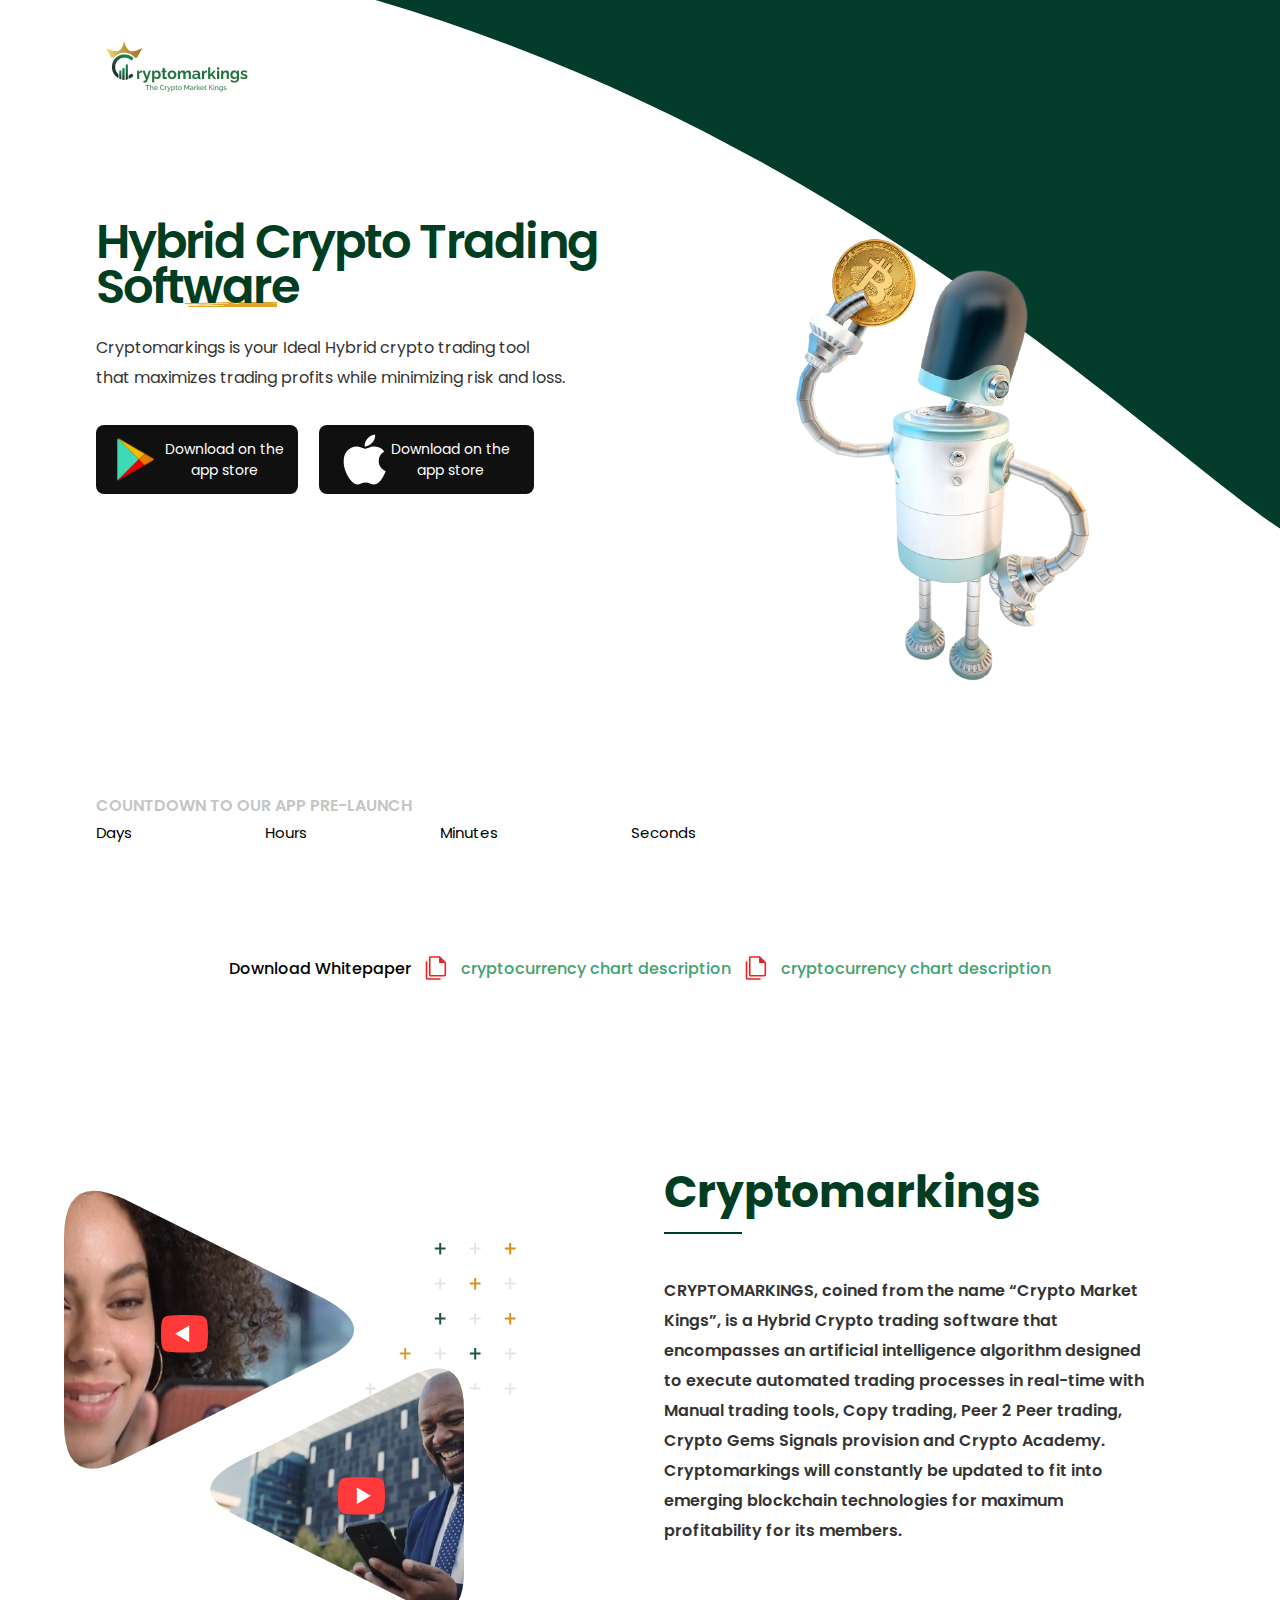
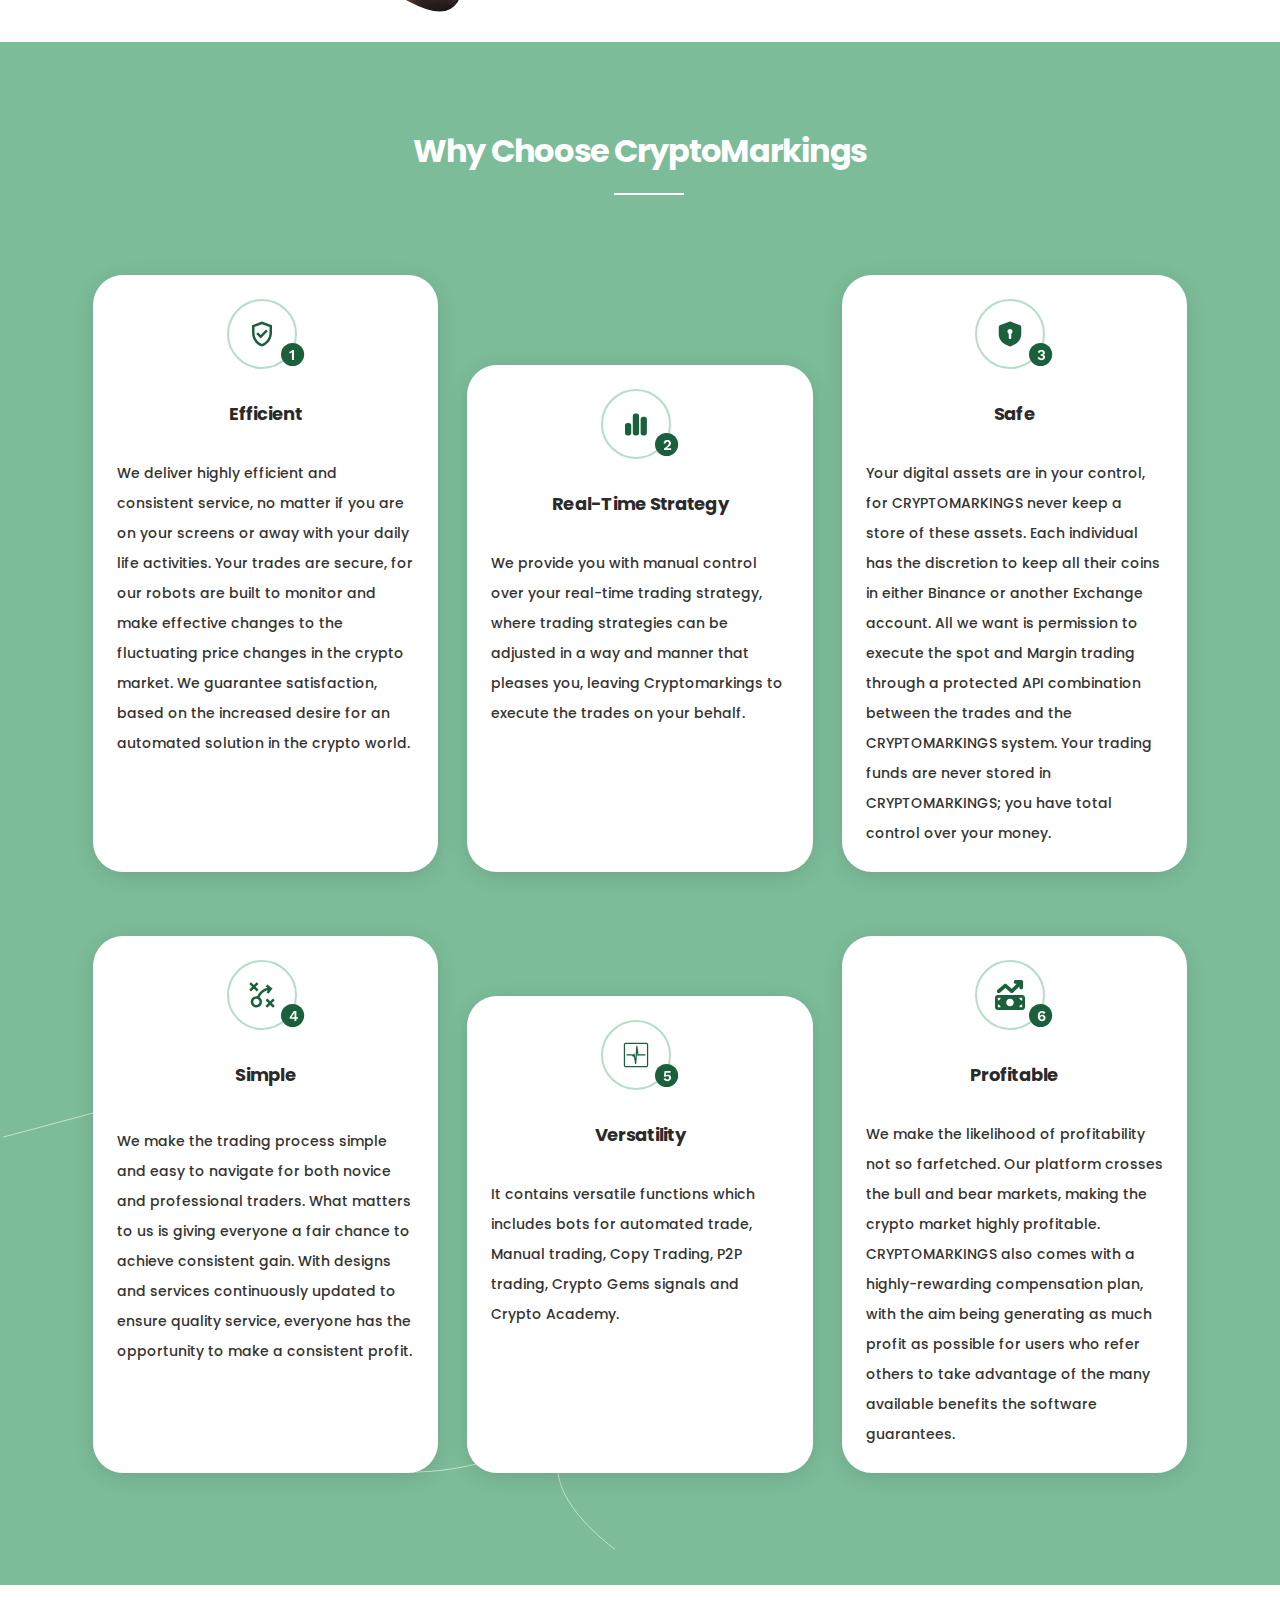
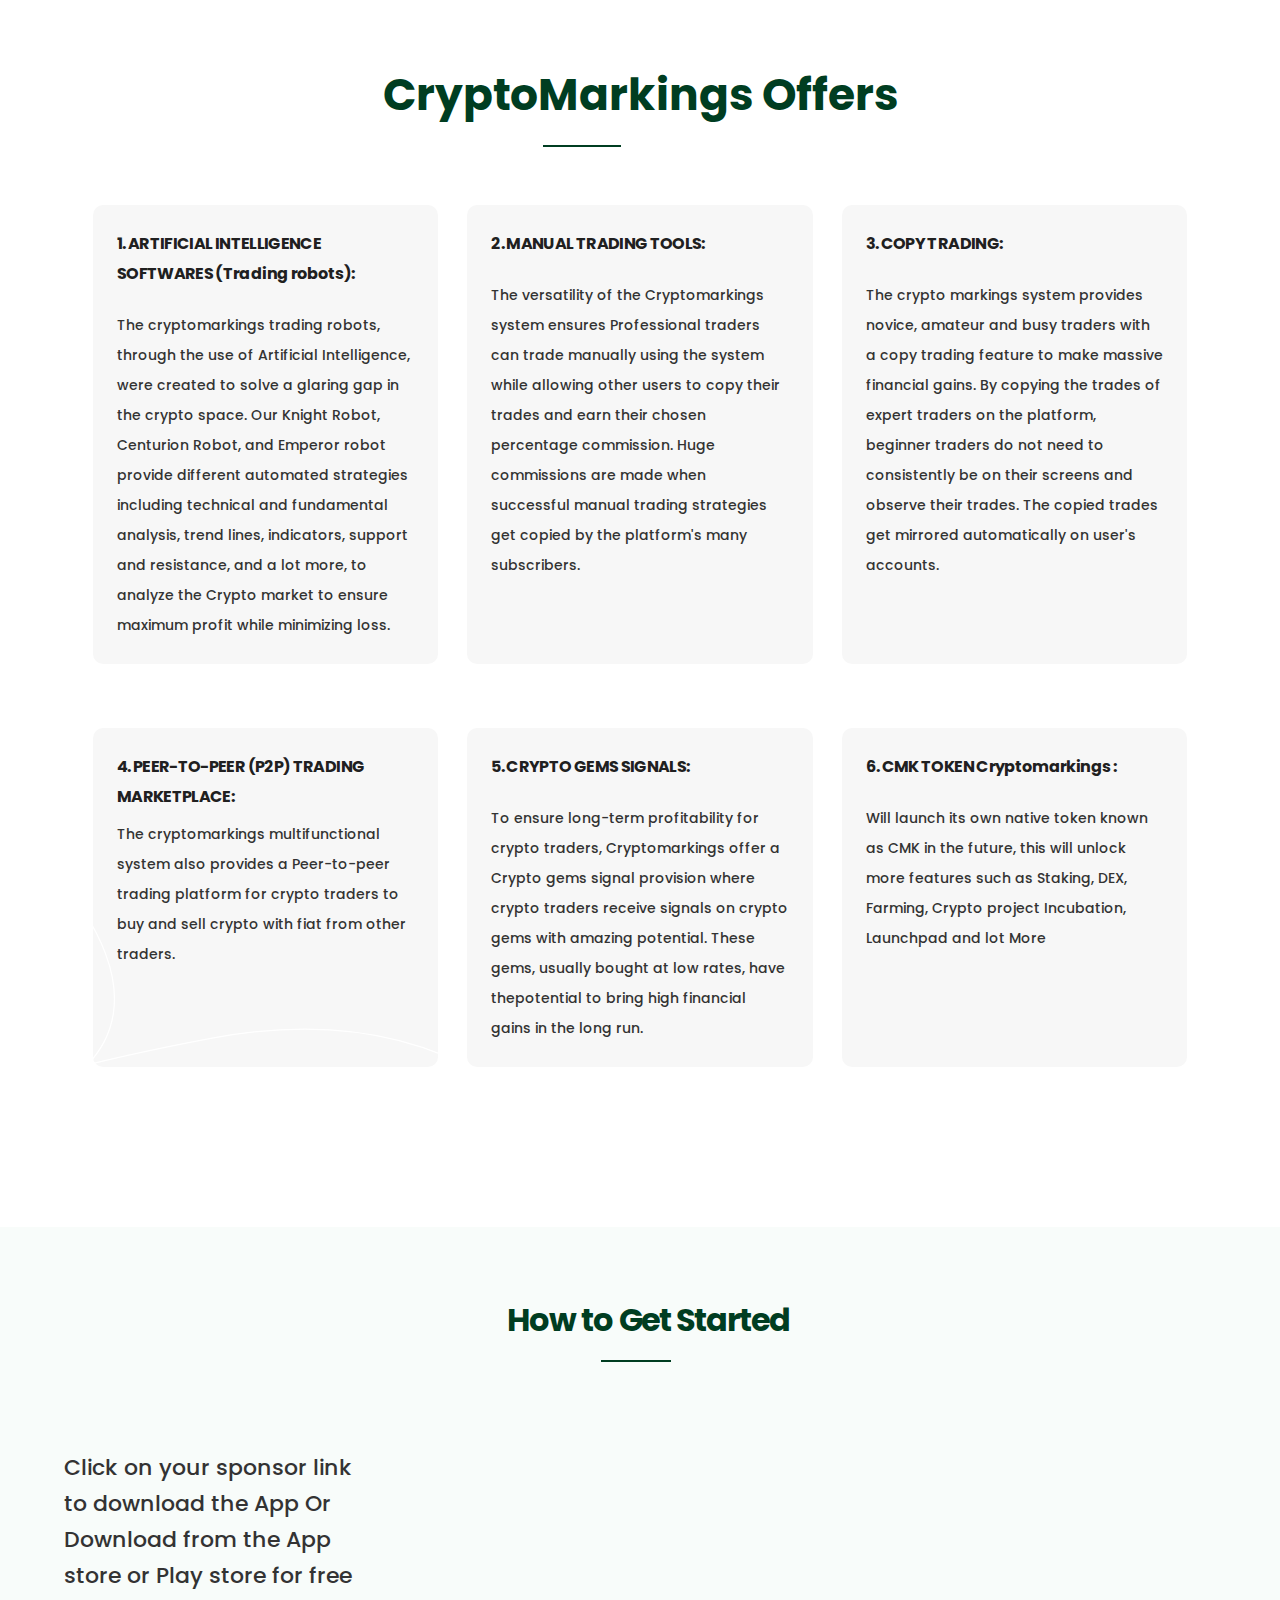
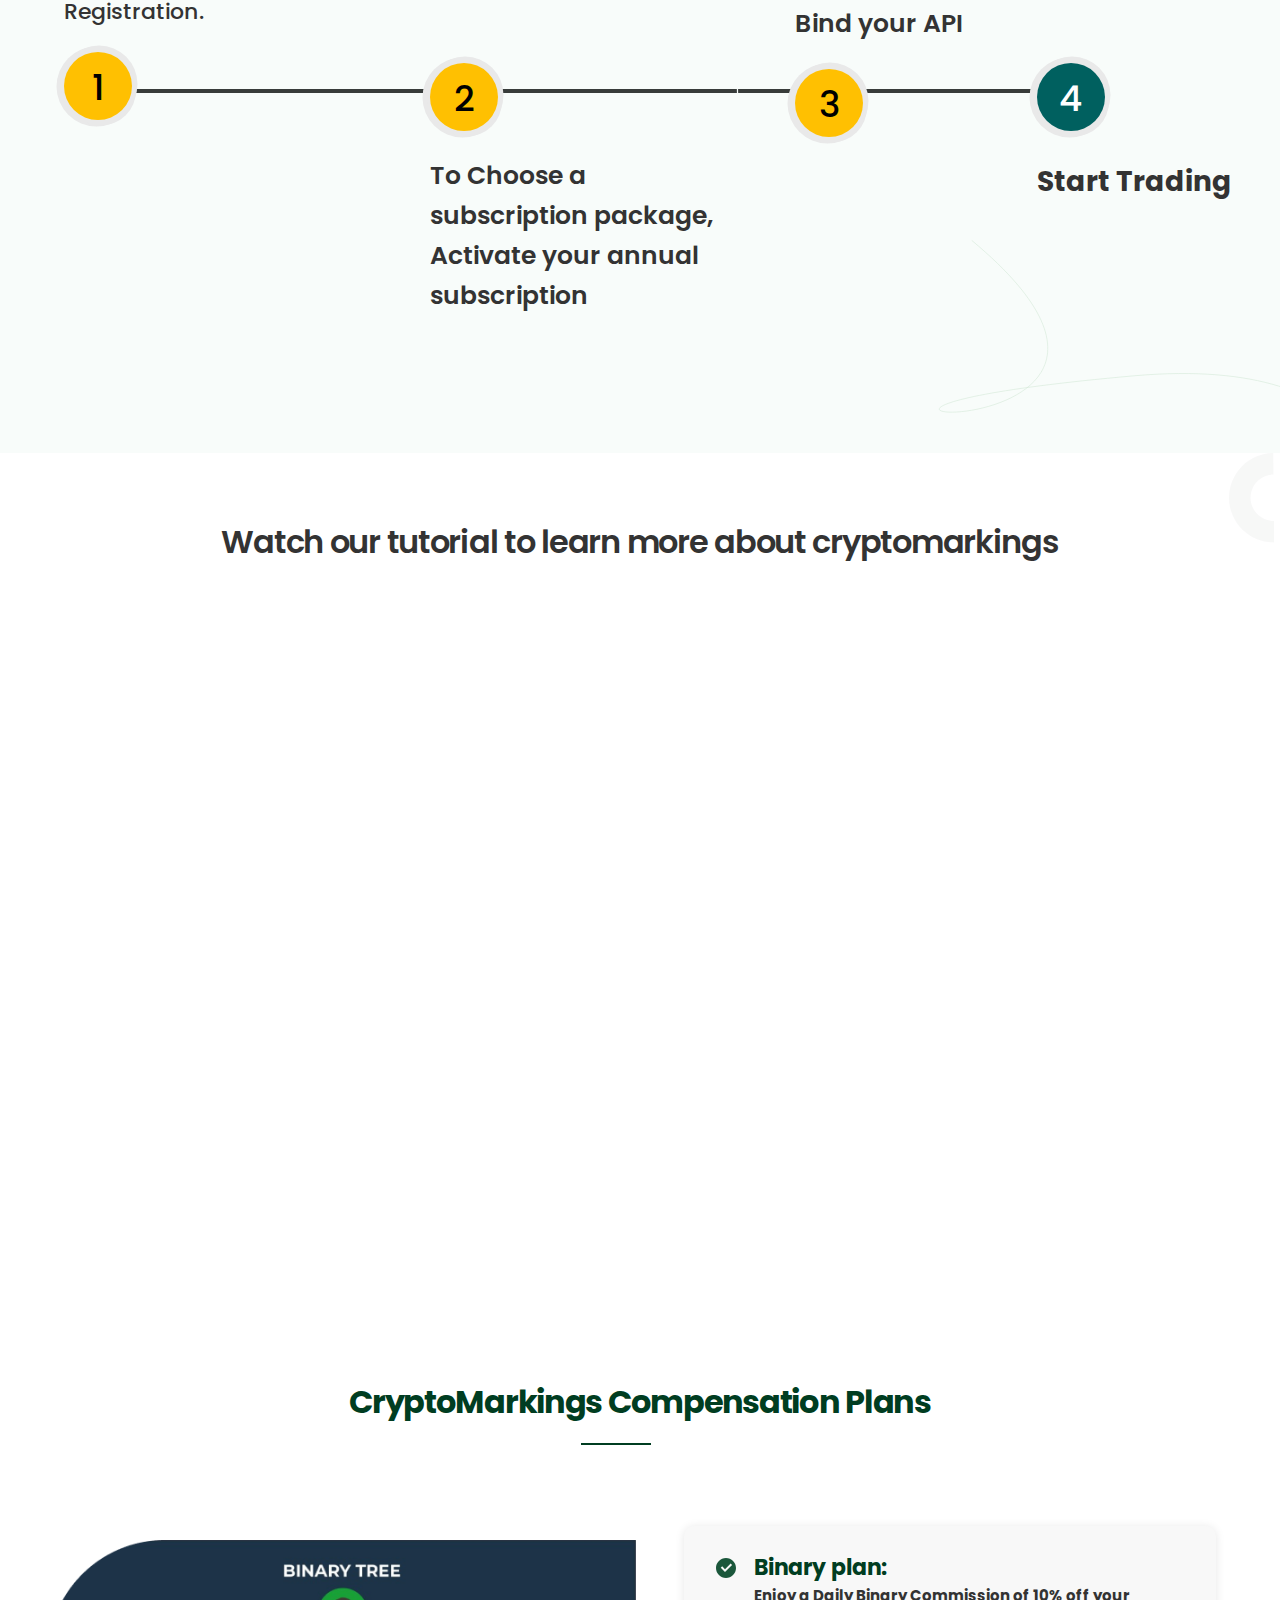
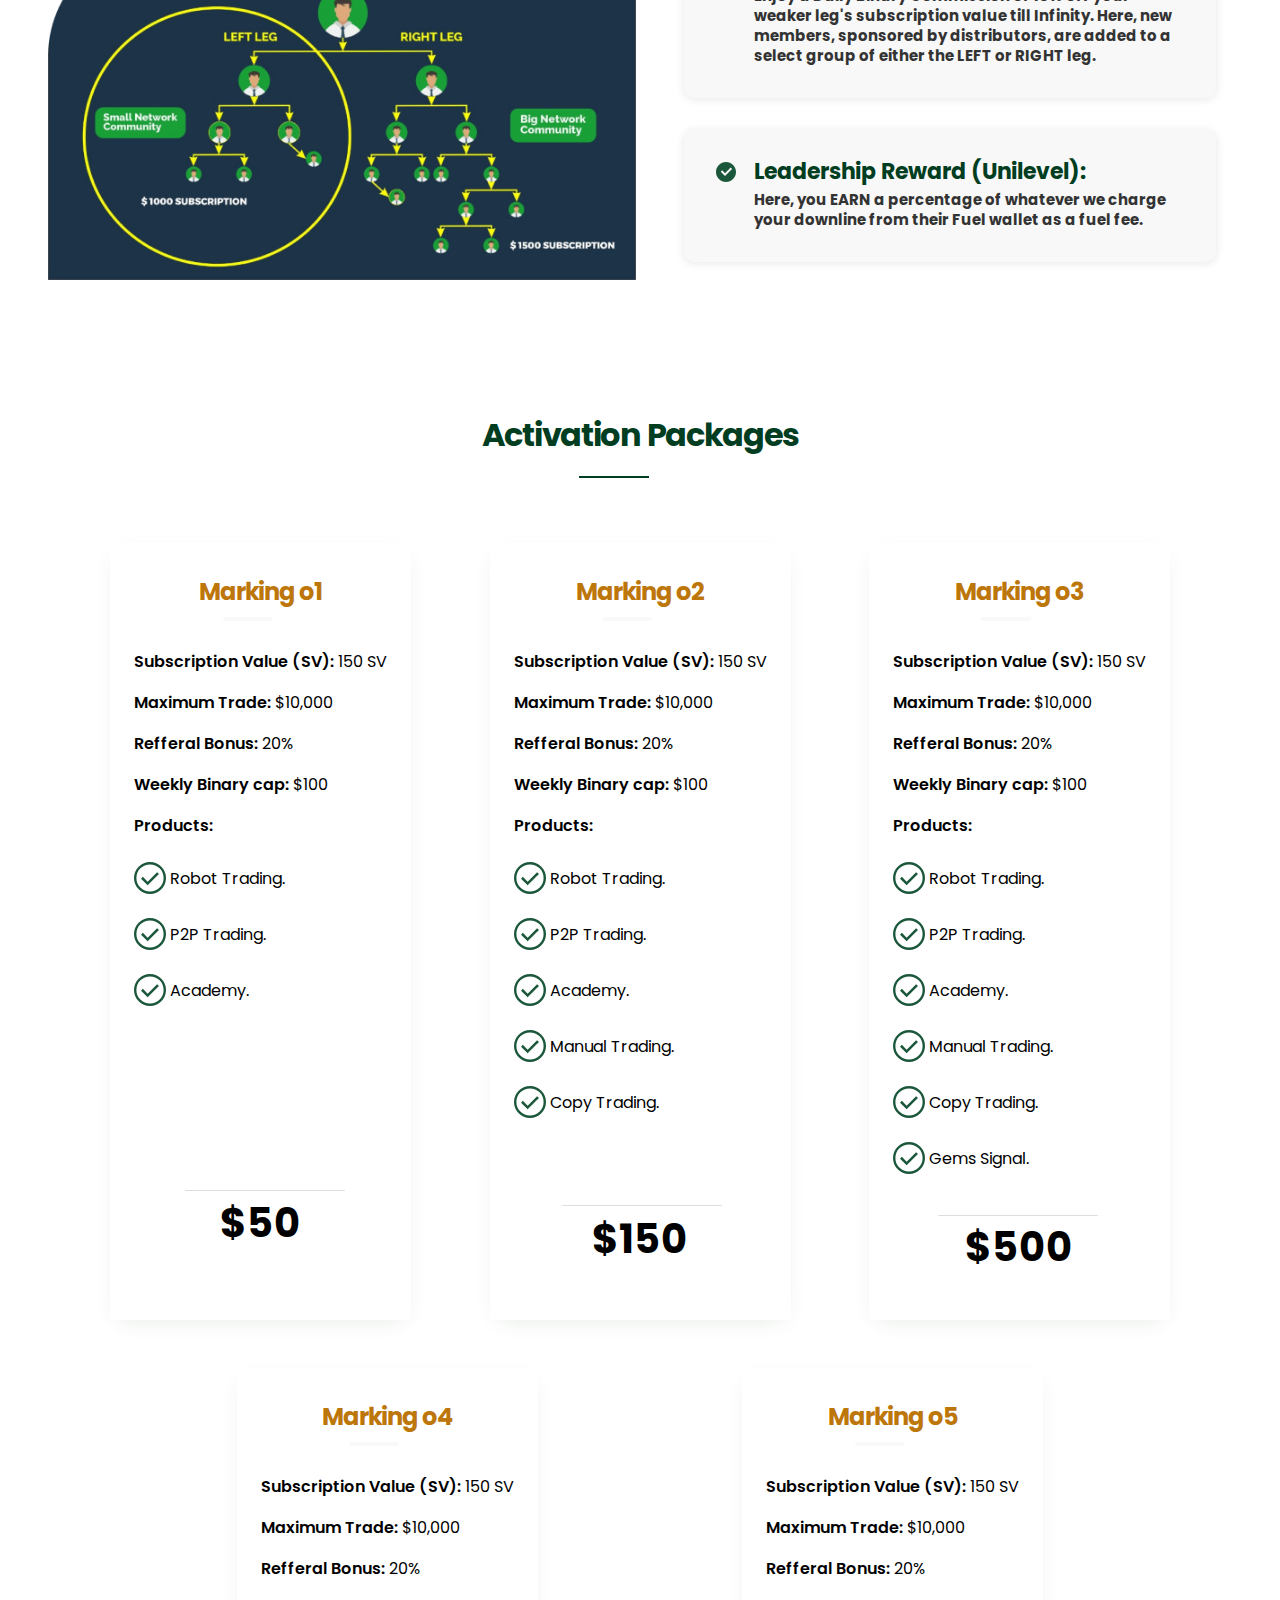
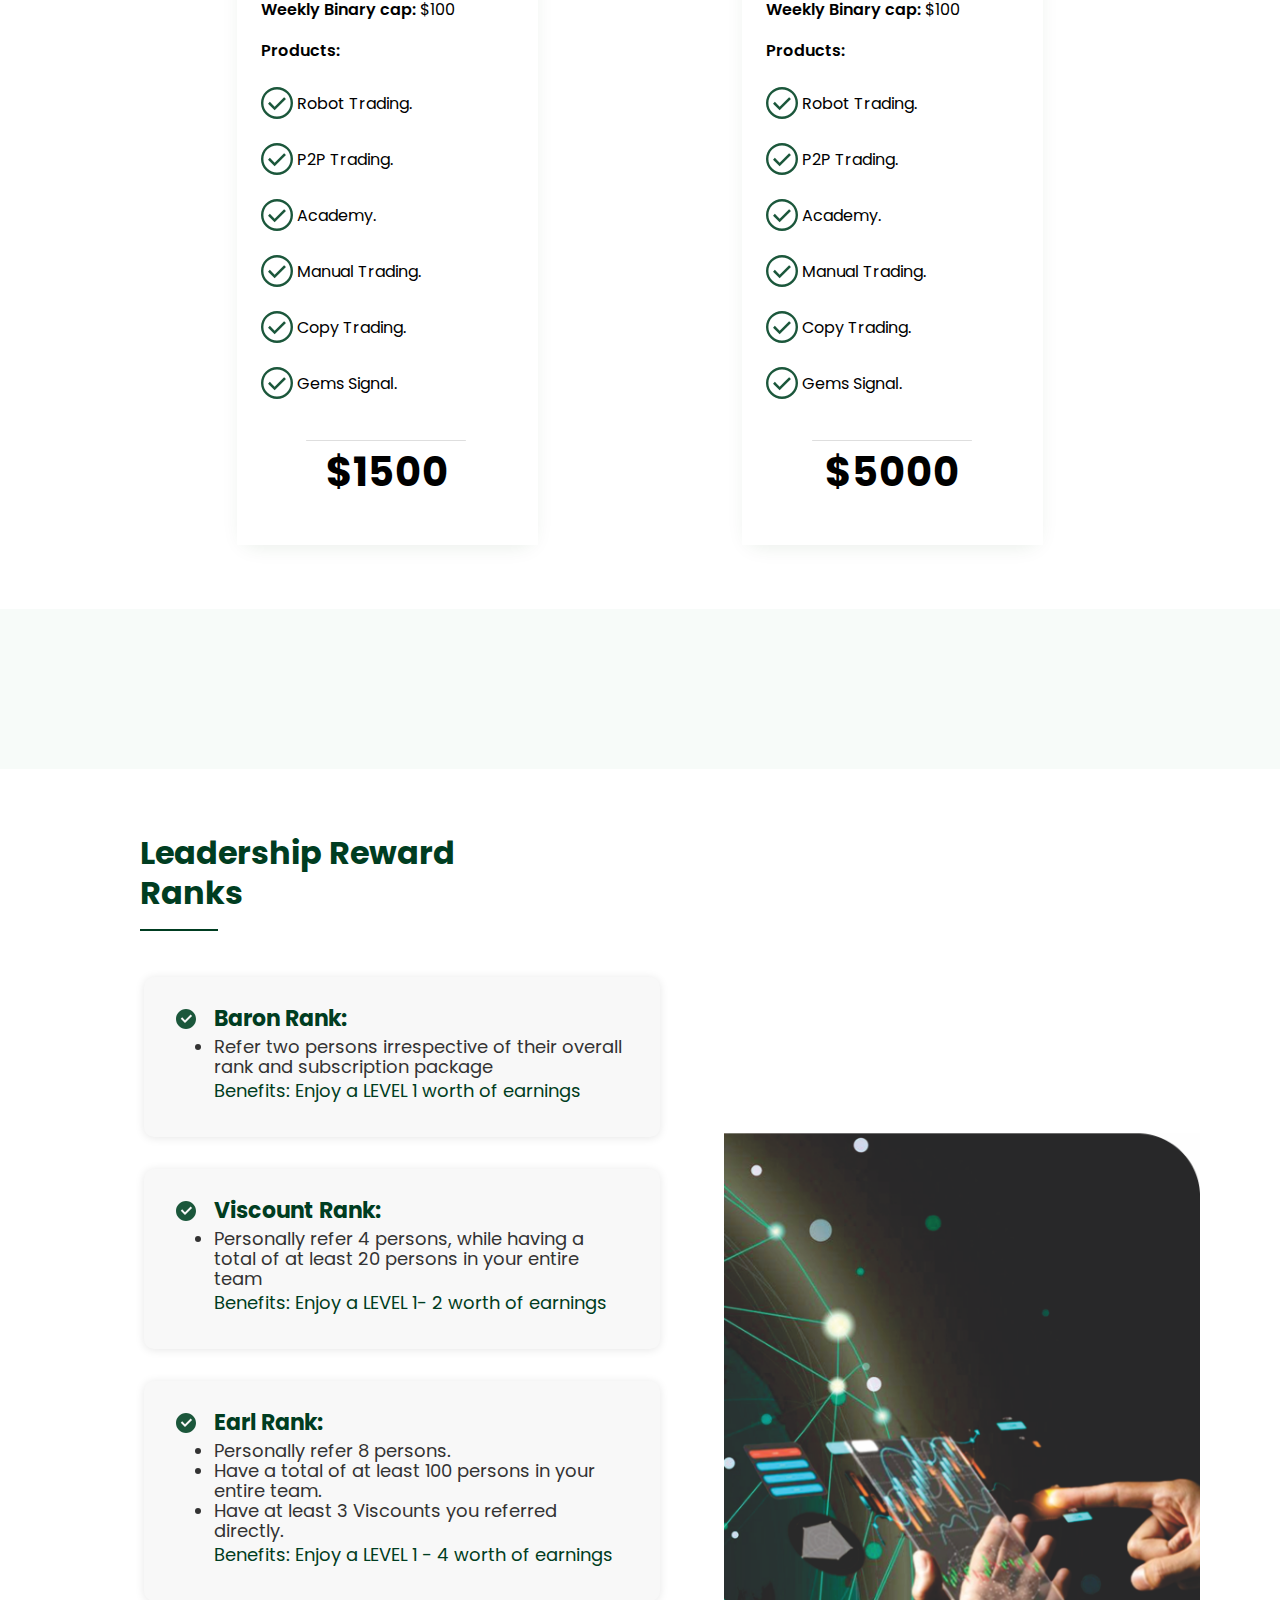
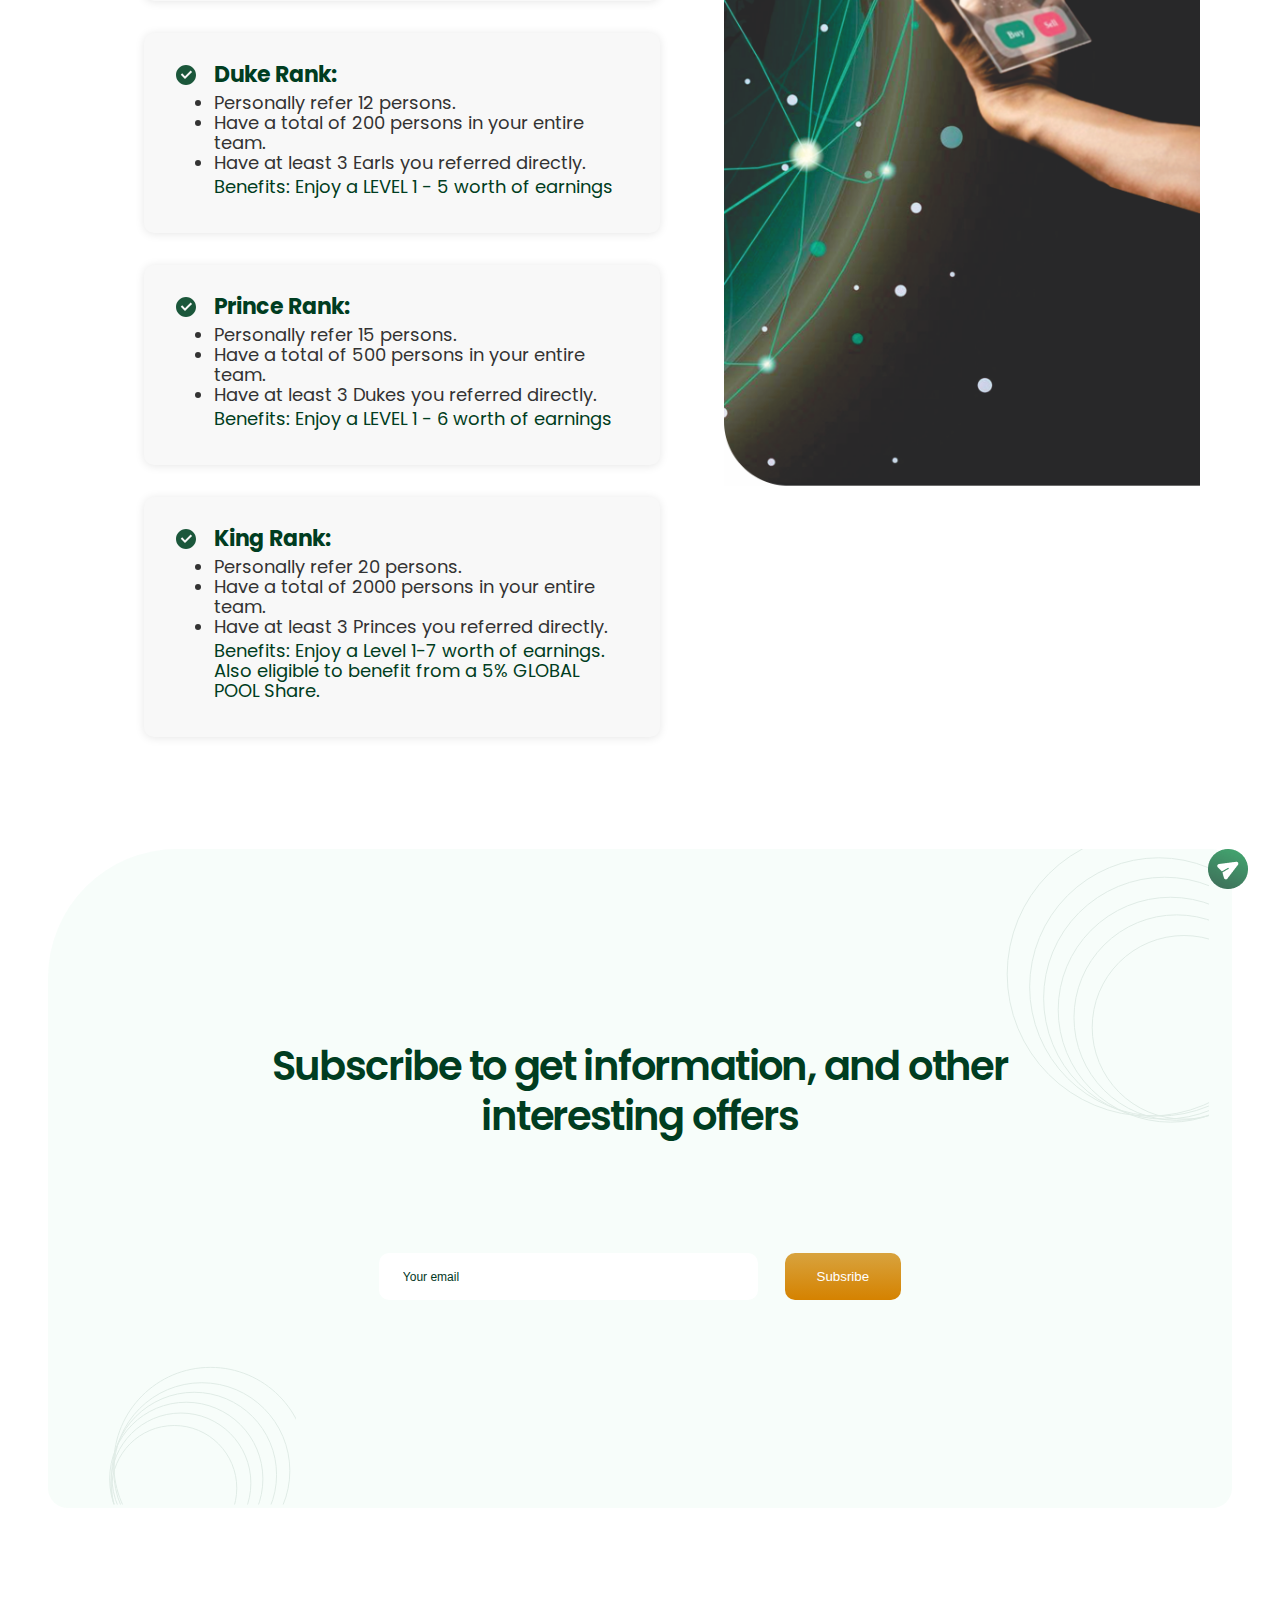
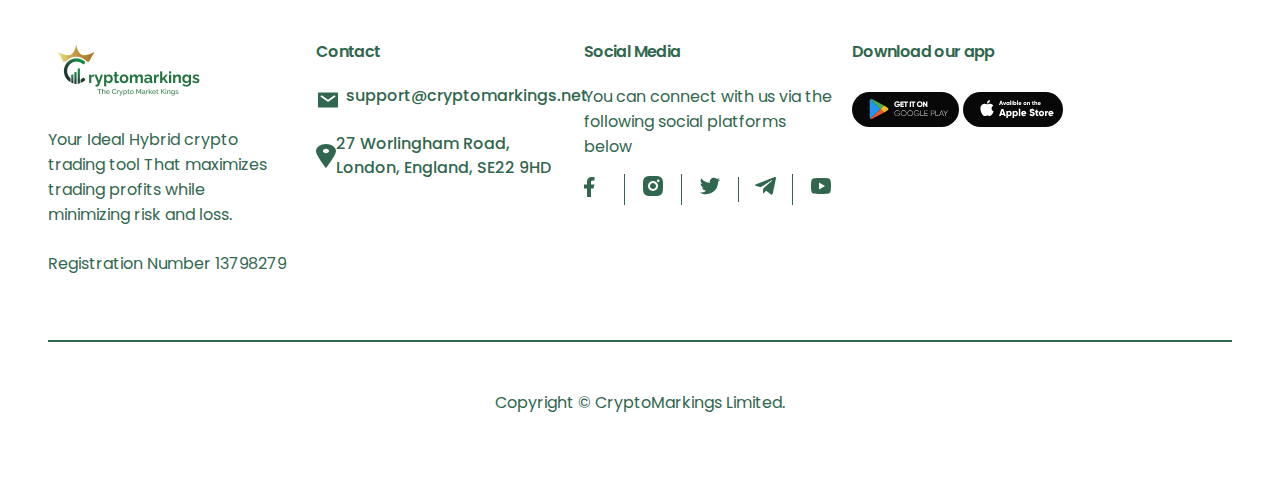
<file: Index.html>
<!DOCTYPE html>
<html lang="en">
<head>
    <meta charset="UTF-8">
    <meta http-equiv="X-UA-Compatible" content="IE=edge">
    <meta name="viewport" content="width=device-width, initial-scale=1.0">
    <title>CryptoMarkings</title>

    <!-- =========================Add Icon link======================== -->
    <link rel="icon" href="https:www,cryptomarkings.net/favicon.ico" type="image/x-icon">
    <link rel="shortcut icon" href="https:www,cryptomarkings.net/favicon.ico" type="image/x-icon">

    <!-- ====================Font========================= -->
    <link href="https://fonts.googleapis.com/css2?family=Poppins&display=swap" rel="stylesheet">

    <!-- ==============CSS=========================== -->
    <link rel="stylesheet" href="assets/CSS/Style.css">
    <link rel="stylesheet" href="assets/CSS/responsiveStyle.css">

</head>
<body>
    <wrapper>
        <div class="container">
            <!-- ==================NavBar===================== -->
                <nav id="navbar"class="navbar"> 
                    <a href="#" class="logo"><img src="assets/Images/Logo.png" alt="CryptoMarkings"></a>
                    <!-- <p>RC 13798279</p> -->
                    <!-- <label for="menu-toggle" class="hamburger" id="hamburger">&#9776;</label>
                    <input type="checkbox" id="menu-toggle">
                    <div id="navMenu" >    
                        <ul class="navLinks" >
                            <li><a href="#">Home</a></li>
                            <li><a href="#">About us</a></li>
                            <li><a href="#">How it works</a></li>
                            <li><a href="#">Packages</a></li>
                            <li><a href="#">Ranks</a></li>
                        </ul>
                    </div> -->
                </nav>
            <!-- ====================End NavBar==================== -->

            <!-- ===============HeroSection================= -->
                <div class="line_container">
                    <svg  viewBox="0 0 631 684" fill="none" preserveAspectRatio ="xMidYMax meet">
                        <path d="M43.7204 1C285.67 240 -268.08 223 187.473 143C551.915 79 624.129 476.333 614.68 683L729 606" stroke="#D0E7D3"/>
                    </svg>
                </div>
                <section id="hero_section" >
                    <div class="heroContent">
                        <h1 class="fancy">Hybrid Crypto Trading <span>Software</span></h1>
                        <p class="sub-text">Cryptomarkings is your Ideal Hybrid crypto trading tool that maximizes trading profits while minimizing risk and loss.</p>
                        <div class="buttons">
                            <button class="btn google"><img src="assets/Images/GooglePlay.svg" /> Download on the </br> app store</button>
                            <button id="apple" class="btn"><img src="assets/Images/apple.svg" /> Download on the </br> app store</button>
                        </div>
                    </div>
                    <div class="heroImg">
                        <img src="assets/Images/heroImg.png" alt="CryptoMarkings Image">
                    </div>
                </section>
            <!-- ==================End HeroSection============== -->
        </div>
        <div id="countdown" class="countdown">
            <p>COUNTDOWN TO OUR APP PRE-LAUNCH</p>
            <div id="timer" class="timer">
                <div class="container_day">
                    <h3 class="day"></h3>
                    <h4 id="smalltext">Days</h4>
                </div>
                <div class="container_hour">
                    <h3 class="hour"></h3>
                    <h4 id="smalltext">Hours</h4>
                </div>
                <div class="container_minute">
                    <h3 class="minute"></h3>
                    <h4 id="smalltext">Minutes</h4>
                </div>
                <div class="container_second">
                    <h3 class="second"></h3>
                    <h4 id="smalltext">Seconds</h4>
                </div>
            </div>
        </div>
        <div class="download">
            <p class="download_p">Download Whitepaper</p>
            <div id="download_link"> 
                <a href="assets//pdf/cryptomarkings_whitepaper.pdf" download="CryptoMarkings Whitepaper" target="_blank">
                    <img src="assets/Images/download_icon.svg" />
                </a>
                <p class="download_link1"><a href="assets//pdf/cryptomarkings_whitepaper.pdf" download="CryptoMarkings Whitepaper" target="_blank">cryptocurrency chart description</a></p>
            </div>
            <div id="download_link"> 
                <a href="assets/pdf/cryptomarkings_whitepaper_presentation.pptx" download="CryptoMarkings Whitepaper Presentation" target="_blank">
                    <img src="assets/Images/download_icon.svg" />
                </a>
                <p class="download_link1"><a href="assets/pdf/cryptomarkings_whitepaper_presentation.pptx" download="CryptoMarkings Whitepaper Presentation" target="_blank">cryptocurrency chart description</a></p>
            </div>
            
        </div>
            <!-- ===============About Us Section================= -->
            <div class="line_container2">
                <svg viewBox="0 0 687 501" fill="none" preserveAspectRatio ="xMidYMax meet">
                    <path d="M671.702 500.166C452.135 329.446 900.498 287.428 541.248 398.734C253.848 487.778 155.001 170.645 
                    141.502 0.948134L-9.34337 41.389" stroke="#D0E7D3"/>
                </svg>   
            </div> 
            <section id="about_section" class="scroll" data-rate=".4" data-direction="vertical">  
                <div class="aboutVideo">
                    <div id="videoContainer1" class="videoContainer1">
                        <a href="https://www.youtube.com/watch?v=hSBaUWQq8vM?rel=0&modestbranding=1&controls=1&showhide=1">
                            <img class="video_img" src="assets/Images/welcome_cryptomarkings.svg">
                            <div class="icon_youtube"></div>
                        </a>
                    </div>
                    <div id="videoContainer2" class="videoContainer2">
                        <a href="https://www.youtube.com/watch?v=_EmZwRnuHf0?rel=0&modestbranding=1&controls=1&showhide=1">
                            <img class="video_img" src="assets/Images/cryptomarkings_master.svg">
                            <div class="icon_youtube"></div>
                        </a>
                    </div>
                    <!-- <iframe id="videoContainer2" class="videoContainer2" width="100%" height="100%" src="https://www.youtube.com/watch?v=_EmZwRnuHf0?rel=0&modestbranding=1&controls=1&showhide=1" title="YouTube video player" frameborder="0" 
                        allow="accelerometer; autoplay; clipboard-write; encrypted-media; gyroscope; picture-in-picture" allowfullscreen>
                    </iframe> -->
                    <svg height="0" width="0" class="svg-clip" style="position:absolute"> 
                        <defs> 
                            <clipPath id="clip" clipPathUnits="objectBoundingBox"> 
                                <path d="M1,.21 Q1,0 .81,.09L.187,.4 Q0,.5 .187,.59L.81,.90 Q1,1 1,.79Z" /> 
                            </clipPath> 
                        </defs> 
                    </svg>  
                </div>
                <div class="aboutContent">
                    <h1>Cryptomarkings</h1>
                    <p>CRYPTOMARKINGS, coined from the name “Crypto Market Kings”, is a Hybrid Crypto trading software that encompasses an artificial 
                        intelligence algorithm designed to execute automated trading processes in real-time with Manual trading tools, 
                        Copy trading, Peer 2 Peer trading, Crypto Gems Signals provision and Crypto Academy. Cryptomarkings will constantly be updated to fit 
                        into emerging blockchain technologies for maximum profitability for its members.
                    </p>       
                </div>
            </section>
            <!-- ==================End About UsSection============== -->
            
            <!-- ===============Why Choose us Section================= -->
            <section id="chooseUs_section" class="scroll" data-rate=".2" data-direction="vertical">
                <h1>Why Choose CryptoMarkings</h1>
                <div class="card_grid">
                    <div class="grid">
                        <div class="card card_item1">
                            <img src="assets/Images/choose1.svg" alt="1">
                            <h3>Efficient</h3>
                            <p>We deliver highly efficient and consistent service, no matter if you are on your screens or away with your daily life activities. 
                                Your trades are secure, for our robots are built to monitor and make effective changes to the fluctuating price changes in the crypto market. 
                                We guarantee satisfaction, based on the increased desire for an automated solution in the crypto world.
                            </p>
                        </div>
                        <div id="card" class="card card_item2">
                            <img src="assets/Images/choose2.svg" alt="2">
                            <h3>Real-Time Strategy</h3>
                            <p>We provide you with manual control over your real-time trading strategy, where trading strategies can be adjusted 
                                in a way and manner that pleases you, leaving Cryptomarkings to execute the trades on your behalf.
                            </p>
                        </div>
                        <div class="card card_item3">
                            <img src="assets/Images/choose3.svg" alt="3">
                            <h3>Safe</h3>
                            <p>Your digital assets are in your control, for CRYPTOMARKINGS never keep a store of these assets. Each individual has the discretion to keep all 
                                their coins in either Binance or another Exchange account. All we want is permission to execute the spot and Margin trading through a protected API combination between the trades and the CRYPTOMARKINGS system. 
                                Your trading funds are never stored in CRYPTOMARKINGS; you have total control over your money.
                            </p>
                        </div>
                    </div>
                    <div class="grid">
                        <div class="card card_item4">
                            <img src="assets/Images/choose4.svg" alt="4">
                            <h3>Simple</h3>
                            <p>We make the trading process simple and easy to navigate for both novice and professional traders. What matters to us is giving everyone a fair chance to achieve consistent gain. 
                                With designs and services continuously updated to ensure quality service, everyone has the opportunity to make a consistent profit.
                            </p>
                        </div>
                        <div id="card" class="card card_item5">
                            <img src="assets/Images/choose5.svg" alt="5">
                            <h3>Versatility</h3>
                            <p>It contains versatile functions which includes bots for automated trade, Manual trading, 
                                Copy Trading, P2P trading, Crypto Gems signals and Crypto Academy.
                            </p>
                        </div>
                        <div class="card card_item6">
                            <img src="assets/Images/choose6.svg" alt="6">
                            <h3>Profitable</h3>
                            <p>We make the likelihood of profitability not so farfetched. Our platform crosses the bull and bear markets, making the crypto market 
                                highly profitable. CRYPTOMARKINGS also comes with a highly-rewarding compensation plan, with the aim being generating as 
                                much profit as possible for users who refer others to take advantage of the many available benefits the software guarantees.
                            </p>
                        </div>
                    </div>
                </div>
                <div class="line_container3">
                    <svg viewBox="0 0 732 724" fill="none" preserveAspectRatio ="xMidYMax meet">
                        <path d="M43.1891 1C282.129 254.018 -264.733 236.021 185.153 151.328C545.063 83.5748
                         616.378 504.212 607.047 723L795 695.475" stroke="white"/>
                    </svg>    
                </div>
                <div class="line_container4">
                    <svg viewBox="0 0 970 322" fill="none" preserveAspectRatio ="xMidYMax meet">
                        <path d="M-18.5655 54.3911C311.914 125.281 -156.626 408.068 
                        177.786 96.51C445.316 -152.736 720.995 142.16 825.393 320.763L969.134 196.834" stroke="white"/>
                    </svg>    
                </div>
            </section>

            <!-- ==================End Why Choose us Section============== -->
            
            
            <!-- ===============Offers and Get started Section================= -->
            <section id="offer_section">
                <h1 class="offerContent">CryptoMarkings Offers</h1>
                <div class="card_gridd">
                    <div class="grid">
                        <div id="cardd" class="cardd card_item1">
                            <h3>1. ARTIFICIAL INTELLIGENCE SOFTWARES (Trading robots):</h3>
                            <p>The cryptomarkings trading robots, through the use of Artificial Intelligence, were created to solve a glaring gap in the crypto space. Our Knight Robot, Centurion Robot, 
                                and Emperor robot provide different automated strategies including technical and fundamental analysis, trend lines, indicators, support and resistance, and a lot more, to analyze the Crypto market to ensure maximum profit while minimizing loss.
                            </p>
                        </div>
                        <div class="cardd card_item2">
                            <h3>2. MANUAL TRADING TOOLS:</h3>
                            <p>The versatility of the Cryptomarkings system ensures Professional traders can trade manually using the system while allowing other users to copy their trades and earn their chosen 
                                percentage commission. Huge commissions are made when successful manual trading strategies get copied by the platform's many subscribers.                            
                            </p>
                        </div>
                        <div class="cardd card_item3">
                            <h3>3. COPY TRADING: </h3>
                            <p>The crypto markings system provides novice, amateur and busy traders with a copy trading feature to make massive financial gains. 
                                By copying the trades of expert traders on the platform, beginner traders do not need to consistently be on their screens and observe their trades. The copied trades get mirrored automatically on user<span>&#39</span>s accounts.
                            </p>
                        </div>
                    </div>
                    <div class="grid">
                        <div class="cardd card_item4">
                            <h3>4. PEER-TO-PEER (P2P) TRADING MARKETPLACE:</h3>
                            <p>The cryptomarkings multifunctional system also provides a Peer-to-peer trading platform for crypto 
                                traders to buy and sell crypto with fiat from other traders.
                            </p>
                        </div>
                        <div class="cardd card_item5">
                            <h3>5. CRYPTO GEMS SIGNALS: </h3>
                            <p>To ensure long-term profitability for crypto traders, Cryptomarkings offer a Crypto gems signal provision where crypto traders receive signals on crypto gems 
                                with amazing potential. These gems, usually bought at low rates, have thepotential to bring high financial gains in the long run.
                            </p>
                        </div>
                        <div class="cardd card_item6">
                            <h3>6. CMK TOKEN Cryptomarkings :</h3>
                            <p>Will launch its own native token known as CMK in the future, this will unlock more features such as Staking, 
                                DEX, Farming, Crypto project Incubation, Launchpad and lot More
                            </p>
                        </div>
                    </div>
                </div>
            </section>
            <section id="getstarted_section" >
                <div class="line_container5">
                    <svg viewBox="0 0 391 248" fill="none" preserveAspectRatio ="xMidYMax meet">
                        <path d="M32.0243 0.505179C291.803 216.739 -268.9 169.342 186.37 128.979C423 108 423 248 423 248" stroke="#D0E7D3" stroke-width="0.5"/>
                    </svg>
                </div>
                <h1>How to Get Started</h1>
                <div class="getStartedSteps">
                    <div class="step_one">
                        <p class="step1_text">Click on your sponsor link to download the App Or 
                            Download from the App store or Play store for free Registration.
                        </p>
                        <p class="count1">1</p>
                        <div class="one_and_three"></div>
                    </div>
                    <div class="step_two">
                        <div class="two_and_four"></div>
                        <p class="count2">2</p>
                        <p class="step2_text">To Choose a subscription package, 
                            Activate your annual subscription
                        </p>
                    </div>
                    <div class="step_three">
                        <div class="three" ></div>
                        <p class="step3_text">Bind your API</p>
                        <p class="count3">3</p>
                    </div>
                    <div class="step_four">
                        <div id="two_and_four" class="two_and_four"></div>
                        <p class="count4">4</p>
                        <p class="step4_text">Start Trading</p>
                    </div>
                </div>
                
            </section>
            <!-- ==================End Offers and Get started Section============== -->


            <!-- ===============Tutorial and Compensation Plans Section================= -->
            <section id="tutorial_section">
                <div class="circle_container">
                    <svg viewBox="0 0 93 187" fill="none" preserveAspectRatio ="xMidYMax meet">
                        <path d="M94.025 186.004C81.8127 186.138 69.6939 183.864 58.3602 179.314C47.0266 
                        174.764 36.7002 168.026 27.9706 159.485C19.241 150.944 12.2791 140.767 7.48251 129.535C2.68591 118.304 0.14851 106.237 0.0151761 94.0251C-0.118158 81.8129 2.15519 69.694 6.70542 58.3604C11.2556 47.0267 17.9936 36.7003 26.5347 27.9707C35.0757 19.2411 45.2526 12.2792 56.4842 7.48265C67.7157 2.68605 79.7821 0.148653 91.9943 0.0153201L92.4839 44.8529C86.1598 44.9219 79.9113 46.2359 74.095 48.7198C68.2788 51.2037 63.0088 54.8089 58.5858 59.3295C54.1628 63.8501 50.6736 69.1976 48.3173 75.0667C45.9609 80.9358 44.7837 87.2115 44.8528 93.5356C44.9218 99.8596 46.2358 106.108 48.7197 111.924C51.2036 117.741 54.8088 123.011 59.3294 127.434C63.85 131.857 69.1975 135.346 75.0665 137.702C80.9356 140.058 87.2114 141.236 93.5354 141.167L94.025 186.004Z" fill="#002404" fill-opacity="0.03"/>
                    </svg>
                </div>
                <div class="tutorial">
                    <h1>Watch our tutorial  to learn more about cryptomarkings</h1>
                    <iframe id="tutorial_video" width="100%" height="100%" src="https://www.youtube.com/embed/_msy9qCtpmA?rel=0&controls=0&modestbranding=1&showhide=1" title="YouTube video player" frameborder="0" 
                        allow="accelerometer; autoplay; clipboard-write; encrypted-media; gyroscope; picture-in-picture" allowfullscreen>
                    </iframe>
                </div>
                    
            </section>
            <section id="plans_section" class="plans_section">
                <h1>CryptoMarkings Compensation Plans</h1>
                <div class="plans">
                    <div class="offerImg">
                        <img src="assets/Images/compensation_plans_img.png" alt="CryptoMarkings Plans">
                    </div>
                    <div class="cryptomarkings_plans">
                        <div class="plan">
                            <img src="assets/Images/check_icon.svg" alt="icon">
                            <div class="b_plan">
                                <h2>Binary plan:</h2>
                                <h5>
                                    Enjoy a Daily Binary Commission of 10% off your weaker leg<span>&#39</span>s subscription value till Infinity. Here, new members, 
                                    sponsored by distributors, are added to a select group of either the LEFT or RIGHT leg.
                                </h5>
                            </div>
                        </div>
                        <div class="plan">
                            <img src="assets/Images/check_icon.svg" alt="icon">
                            <div class="b_plan">
                                <h2>Leadership Reward (Unilevel):</h2>
                                <h5>
                                    Here, you EARN a percentage of whatever we charge your downline from their Fuel wallet as a fuel fee.
                                </h5>
                            </div>
                        </div>
                    </div>
                </div>
            </section>
            <!-- ==================End Tutorial and Compensation Plans Section============== -->
            
            
            <!-- ===============Packages Section================= -->
            <section id="packages_section" class="plans_section">
                <h1>Activation Packages</h1>
                <div class="package_grid">
                    <div id="package_grid" class="grid">
                        <div class="packages_card1 card_item">
                            <h2 class="marking_header">Marking o1</h2>
                            <div class="package_cart">
                                <p><span class="marking_body">Subscription Value (SV): </span>150 SV</p>
                                <p><span class="marking_body">Maximum Trade: </span>$10,000</p>
                                <p><span class="marking_body">Refferal Bonus: </span>20%</p>
                                <p><span class="marking_body">Weekly Binary cap: </span>$100</p>
                                <p><span class="marking_body">Products: </span></p>
                                <div class="products">
                                    <div class="products_body">
                                        <img src="assets/Images/packages_check.svg" alt="">
                                        <span>Robot Trading.</span>
                                    </div>
                                    <div class="products_body">
                                        <img src="assets/Images/packages_check.svg" alt="">
                                        <span>P2P Trading.</span>
                                    </div>
                                    <div class="products_body">
                                        <img src="assets/Images/packages_check.svg" alt="">
                                        <span>Academy.</span>
                                    </div>
                                </div>
                            </div>
                            <div id="total" >
                                <h2>$50</h2>
                            </div>
                        </div>
                        <div class="packages_card2 card_item">
                            <h2 class="marking_header">Marking o2</h2>
                            <div class="package_cart">
                                <p><span class="marking_body">Subscription Value (SV): </span>150 SV</p>
                                <p><span class="marking_body">Maximum Trade: </span>$10,000</p>
                                <p><span class="marking_body">Refferal Bonus: </span>20%</p>
                                <p><span class="marking_body">Weekly Binary cap: </span>$100</p>
                                <p><span class="marking_body">Products: </span></p>
                                <div class="products">
                                    <div class="products_body">
                                        <img src="assets/Images/packages_check.svg" alt="">
                                        <span>Robot Trading.</span>
                                    </div>
                                    <div class="products_body">
                                        <img src="assets/Images/packages_check.svg" alt="">
                                        <span>P2P Trading.</span>
                                    </div>
                                    <div class="products_body">
                                        <img src="assets/Images/packages_check.svg" alt="">
                                        <span>Academy.</span>
                                    </div>
                                    <div class="products_body">
                                        <img src="assets/Images/packages_check.svg" alt="">
                                        <span>Manual Trading.</span>
                                    </div>
                                    <div class="products_body">
                                        <img src="assets/Images/packages_check.svg" alt="">
                                        <span>Copy Trading.</span>
                                    </div>
                                </div>
                            </div>
                            <div id="total1">
                                <h2>$150</h2>
                            </div>
                        </div>
                        <div class="packages_card3 card_item">
                            <h2 class="marking_header">Marking o3</h2>
                            <div class="package_cart">
                                <p><span class="marking_body">Subscription Value (SV): </span>150 SV</p>
                                <p><span class="marking_body">Maximum Trade: </span>$10,000</p>
                                <p><span class="marking_body">Refferal Bonus: </span>20%</p>
                                <p><span class="marking_body">Weekly Binary cap: </span>$100</p>
                                <p><span class="marking_body">Products: </span></p>
                                <div class="products">
                                    <div class="products_body">
                                        <img src="assets/Images/packages_check.svg" alt="">
                                        <span>Robot Trading.</span>
                                    </div>
                                    <div class="products_body">
                                        <img src="assets/Images/packages_check.svg" alt="">
                                        <span>P2P Trading.</span>
                                    </div>
                                    <div class="products_body">
                                        <img src="assets/Images/packages_check.svg" alt="">
                                        <span>Academy.</span>
                                    </div>
                                    <div class="products_body">
                                        <img src="assets/Images/packages_check.svg" alt="">
                                        <span>Manual Trading.</span>
                                    </div>
                                    <div class="products_body">
                                        <img src="assets/Images/packages_check.svg" alt="">
                                        <span>Copy Trading.</span>
                                    </div>
                                    <div class="products_body">
                                        <img src="assets/Images/packages_check.svg" alt="">
                                        <span>Gems Signal.</span>
                                    </div>
                                </div>
                            </div>
                            <div class="total" >
                                <h2>$500</h2>
                            </div>
                            
                        </div>
                    </div>
                    <div id="package_grid" class="grid">
                        <div class="packages_card4 card_item">
                            <h2 class="marking_header">Marking o4</h2>
                            <div class="package_cart">
                                <p><span class="marking_body">Subscription Value (SV): </span>150 SV</p>
                                <p><span class="marking_body">Maximum Trade: </span>$10,000</p>
                                <p><span class="marking_body">Refferal Bonus: </span>20%</p>
                                <p><span class="marking_body">Weekly Binary cap: </span>$100</p>
                                <p><span class="marking_body">Products: </span></p>
                                <div class="products">
                                    <div class="products_body">
                                        <img src="assets/Images/packages_check.svg" alt="">
                                        <span>Robot Trading.</span>
                                    </div>
                                    <div class="products_body">
                                        <img src="assets/Images/packages_check.svg" alt="">
                                        <span>P2P Trading.</span>
                                    </div>
                                    <div class="products_body">
                                        <img src="assets/Images/packages_check.svg" alt="">
                                        <span>Academy.</span>
                                    </div>
                                    <div class="products_body">
                                        <img src="assets/Images/packages_check.svg" alt="">
                                        <span>Manual Trading.</span>
                                    </div>
                                    <div class="products_body">
                                        <img src="assets/Images/packages_check.svg" alt="">
                                        <span>Copy Trading.</span>
                                    </div>
                                    <div class="products_body">
                                        <img src="assets/Images/packages_check.svg" alt="">
                                        <span>Gems Signal.</span>
                                    </div>
                                </div>
                            </div>
                            <div class="total" >
                                <h2>$1500<h2>
                            </div>
                        </div>
                        <div class="packages_card5 card_item">
                            <h2 class="marking_header">Marking o5</h2>
                            <div class="package_cart">
                                <p><span class="marking_body">Subscription Value (SV): </span>150 SV</p>
                                <p><span class="marking_body">Maximum Trade: </span>$10,000</p>
                                <p><span class="marking_body">Refferal Bonus: </span>20%</p>
                                <p><span class="marking_body">Weekly Binary cap: </span>$100</p>
                                <p><span class="marking_body">Products: </span></p>
                                <div class="products">
                                    <div class="products_body">
                                        <img src="assets/Images/packages_check.svg" alt="">
                                        <span>Robot Trading.</span>
                                    </div>
                                    <div class="products_body">
                                        <img src="assets/Images/packages_check.svg" alt="">
                                        <span>P2P Trading.</span>
                                    </div>
                                    <div class="products_body">
                                        <img src="assets/Images/packages_check.svg" alt="">
                                        <span>Academy.</span>
                                    </div>
                                    <div class="products_body">
                                        <img src="assets/Images/packages_check.svg" alt="">
                                        <span>Manual Trading.</span>
                                    </div>
                                    <div class="products_body">
                                        <img src="assets/Images/packages_check.svg" alt="">
                                        <span>Copy Trading.</span>
                                    </div>
                                    <div class="products_body">
                                        <img src="assets/Images/packages_check.svg" alt="">
                                        <span>Gems Signal.</span>
                                    </div>
                                </div>
                            </div>
                            <div class="total" >
                                <h2>$5000<h2>
                            </div>
                        </div>
                    </div>
                </div>
            </section>
            <!-- ==================End Packages Section============== -->
            
            <div class="space"></div>
            <!-- ===============RanksSection================= -->
            <section id="ranks_section" class="ranks_section ">
                <div class="rankContent">
                    <h1>Leadership Reward </br>Ranks</h1>
                    <div class="cryptomarkings_ranks">
                        <div class="plan">
                            <img src="assets/Images/check_icon.svg" alt="icon">
                            <div class="b_plan">
                                <h2>Baron Rank:</h2>
                                <li class="rank_steps">Refer two persons irrespective of their overall rank and subscription package</li>
                                <p class="rank_benefits">Benefits: Enjoy a LEVEL 1 worth of earnings</p>  
                            </div>
                        </div>
                        <div class="plan">
                            <img src="assets/Images/check_icon.svg" alt="icon">
                            <div class="b_plan">
                                <h2>Viscount Rank:</h2>
                                <li class="rank_steps">Personally refer 4 persons, while having a total of at least 20 persons in your entire team</li>
                                <p class="rank_benefits">Benefits: Enjoy a LEVEL 1- 2 worth of earnings</p>  
                            </div>
                        </div>
                        <div class="plan">
                            <img src="assets/Images/check_icon.svg" alt="icon">
                            <div class="b_plan">
                                <h2>Earl Rank:</h2>
                                <li class="rank_steps">Personally refer 8 persons.</li>
                                <li class="rank_steps">Have a total of at least 100 persons in your entire team.</li>
                                <li class="rank_steps">Have at least 3 Viscounts you referred directly.</li>
                                <p class="rank_benefits">Benefits: Enjoy a LEVEL 1 - 4 worth of earnings</p>  
                            </div>
                        </div>
                        <div class="plan">
                            <img src="assets/Images/check_icon.svg" alt="icon">
                            <div class="b_plan">
                                <h2>Duke Rank:</h2>
                                <li class="rank_steps">Personally refer 12 persons.</li>
                                <li class="rank_steps">Have a total of 200 persons in your entire team.</li>
                                <li class="rank_steps">Have at least 3 Earls you referred directly.</li>
                                <p class="rank_benefits">Benefits: Enjoy a LEVEL 1 - 5 worth of earnings</p>   
                            </div>
                        </div>
                        <div class="plan">
                            <img src="assets/Images/check_icon.svg" alt="icon">
                            <div class="b_plan">
                                <h2>Prince Rank:</h2>
                                <li class="rank_steps">Personally refer 15 persons.</li>
                                <li class="rank_steps">Have a total of 500 persons in your entire team.</li>
                                <li class="rank_steps">Have at least 3 Dukes you referred directly.</li>
                                <p class="rank_benefits">Benefits: Enjoy a LEVEL 1 - 6 worth of earnings</p>  
                            </div>
                        </div>
                        <div class="plan">
                            <img src="assets/Images/check_icon.svg" alt="icon">
                            <div class="b_plan">
                                <h2>King Rank:</h2>
                                <li class="rank_steps">Personally refer 20 persons.</li>
                                <li class="rank_steps">Have a total of 2000 persons in your entire team.</li>
                                <li class="rank_steps">Have at least 3 Princes you referred directly.</li>
                                <p class="rank_benefits"> Benefits: Enjoy a Level 1-7 worth of earnings. Also eligible to benefit from a 5% GLOBAL POOL Share.</p> 
                            </div>
                        </div>
                    </div>
                </div>
                <div class="rank_img heroImg">
                    <img src="assets/Images/leadership_ranks.svg" alt="">
                </div>
            </section>
            <!-- ==================End RanksSection============== -->
            
            <!-- ===============SubscriptionsSection================= -->
            <section id="subscriptions_section">
                <div class="sub_section"></div>
                <div class="roundshape"></div>
                <div class="downroundshape"></div>
                <h1>Subscribe to get information, and other interesting offers </h1>
                <form action="https://formsubmit.co/info@cryptomarkings.com" method="POST" class="subsription_input">
                    <input type="hidden" name="_next" value="https://cryptomarkings.net/thankyou.html">
                    <input type="hidden" name="_captcha" value="false">
                    <input type="hidden" name="_subject" value="You Have a new subscriber!">
                    <input type="hidden" name="_autoresponse" value="Welcome to CryptoMarkings!!!">
                    <input type="text" name="name"  placeholder="Your email" required>
                    <button type="submit" class="email_subcribe_btn">Subsribe</button>
               </form>
            </section>
            <!-- ==================End SubscriptionsSection============== -->

            <!-- ===============FooterSection================= -->
            <section id="footer_section">
                <div class="footer_container">
                    <div class="footer_about">
                        <img src="assets/Images/Logo.png" alt="CryptoMarkings Logo">
                        <p>Your Ideal Hybrid crypto trading tool That maximizes trading profits while minimizing risk and loss.</p>
                        <p>Registration Number 13798279</p>
                    </div>
                    <div class="footer_contact">
                        <h1>Contact</h1>
                        <div class="contact_content">
                            <div class="email">
                                <img src="assets/Images/mail-fill.svg" alt="i">
                                <p><a href="mailto:support@cryptomarkings.net" class="email">support@cryptomarkings.net</a></p>
                            </div>
                            <div class="location">
                                <img src="assets/Images/location.svg" alt="i">
                                <p id="address">27 Worlingham Road, London, England, SE22 9HD</p>
                            </div>
                        </div>
                    </div>
                    <div class="footer_socials">
                        <h1>Social Media</h1>
                        <p>You can connect with us via the following social platforms below</p>
                        <div class="social_links">
                            <div class="facebook">
                                <a href="https://www.facebook.com/profile.php?id=100086460615673" target="_blank"><img src="assets/Images/facebook-fill.svg" alt="F"></a>
                            </div>
                            <div class="instagram">
                                <a href="https://instagram.com/cryptomarkings?igshid=YmMyMTA2M2y=" target="_blank"><img src="assets/Images/instagram-fill.svg" alt="T"></a>
                            </div>
                            <div class="twitter">
                                <a href="https://twitter.com/crypto_markings" target="_blank"><img src="assets/Images/twitter-fill.svg" alt="F"></a>
                            </div>
                            <div class="twitter">
                                <a href="https://t.me/cryptomarkings" target="_blank"><img src="assets/Images/telegram.svg" alt="F"></a>
                            </div>
                            <div class="youtube">
                                <a href="https://www.youtube.com/channel/UCCQjXxwFFhJpo7_u8AVXRnw" target="_blank"><img src="assets/Images/youtube-fill.svg" alt="F"></a>
                            </div>
                        </div>
                    </div>
                    <div class="footer_app">
                        <h1>Download our app</h1>
                        <div class="download_button">
                            <a href="#"><img src="assets/Images/GooglePlaybutton.svg" alt="F"></a>
                            <a href="#"><img src="assets/Images/AppleStorebutton.svg" alt="F"></a>
                        </div>
                    </div>
                </div>
                
                <div class="footer_copyright">
                    Copyright © CryptoMarkings Limited.
                </div>
            </section>
            <!-- ==================End FooterSection============== -->

    </wrapper>



    <script src="assets/JS/main.js"></script>
</body>
</html>
</file>
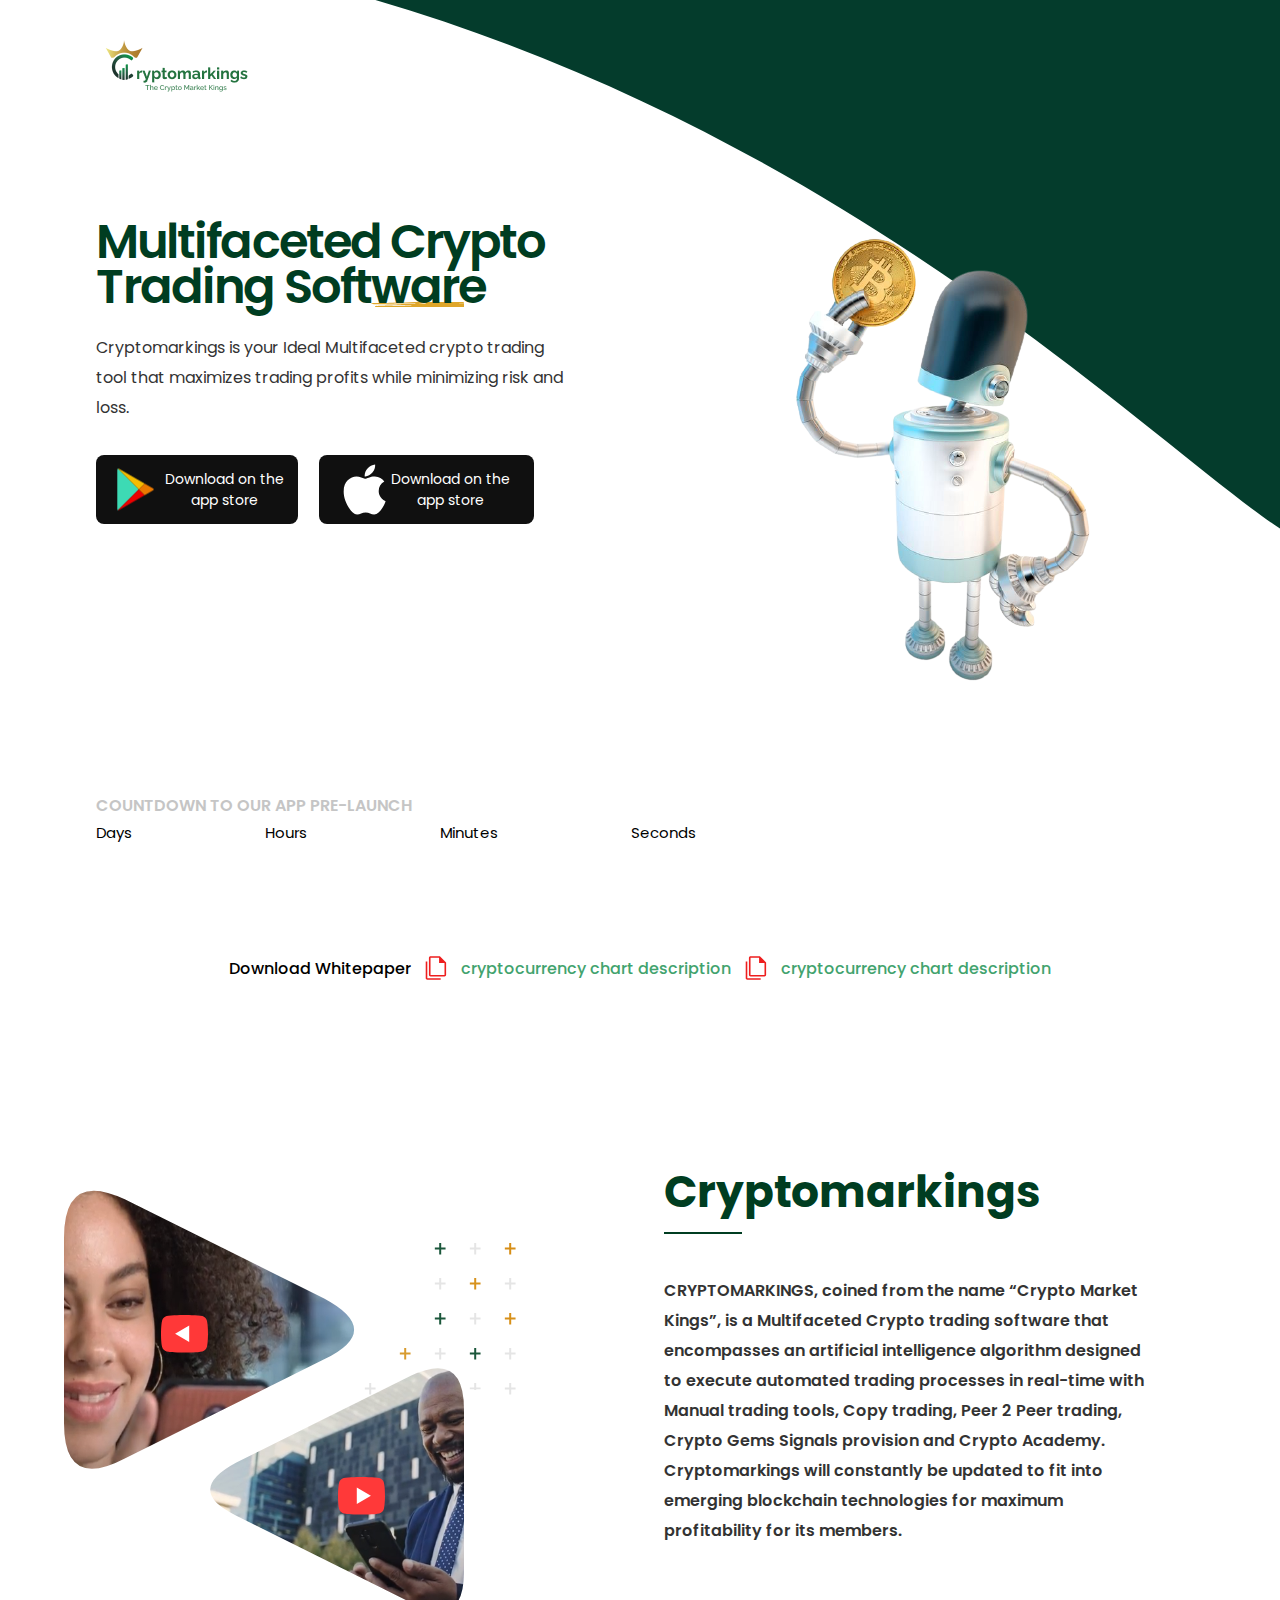
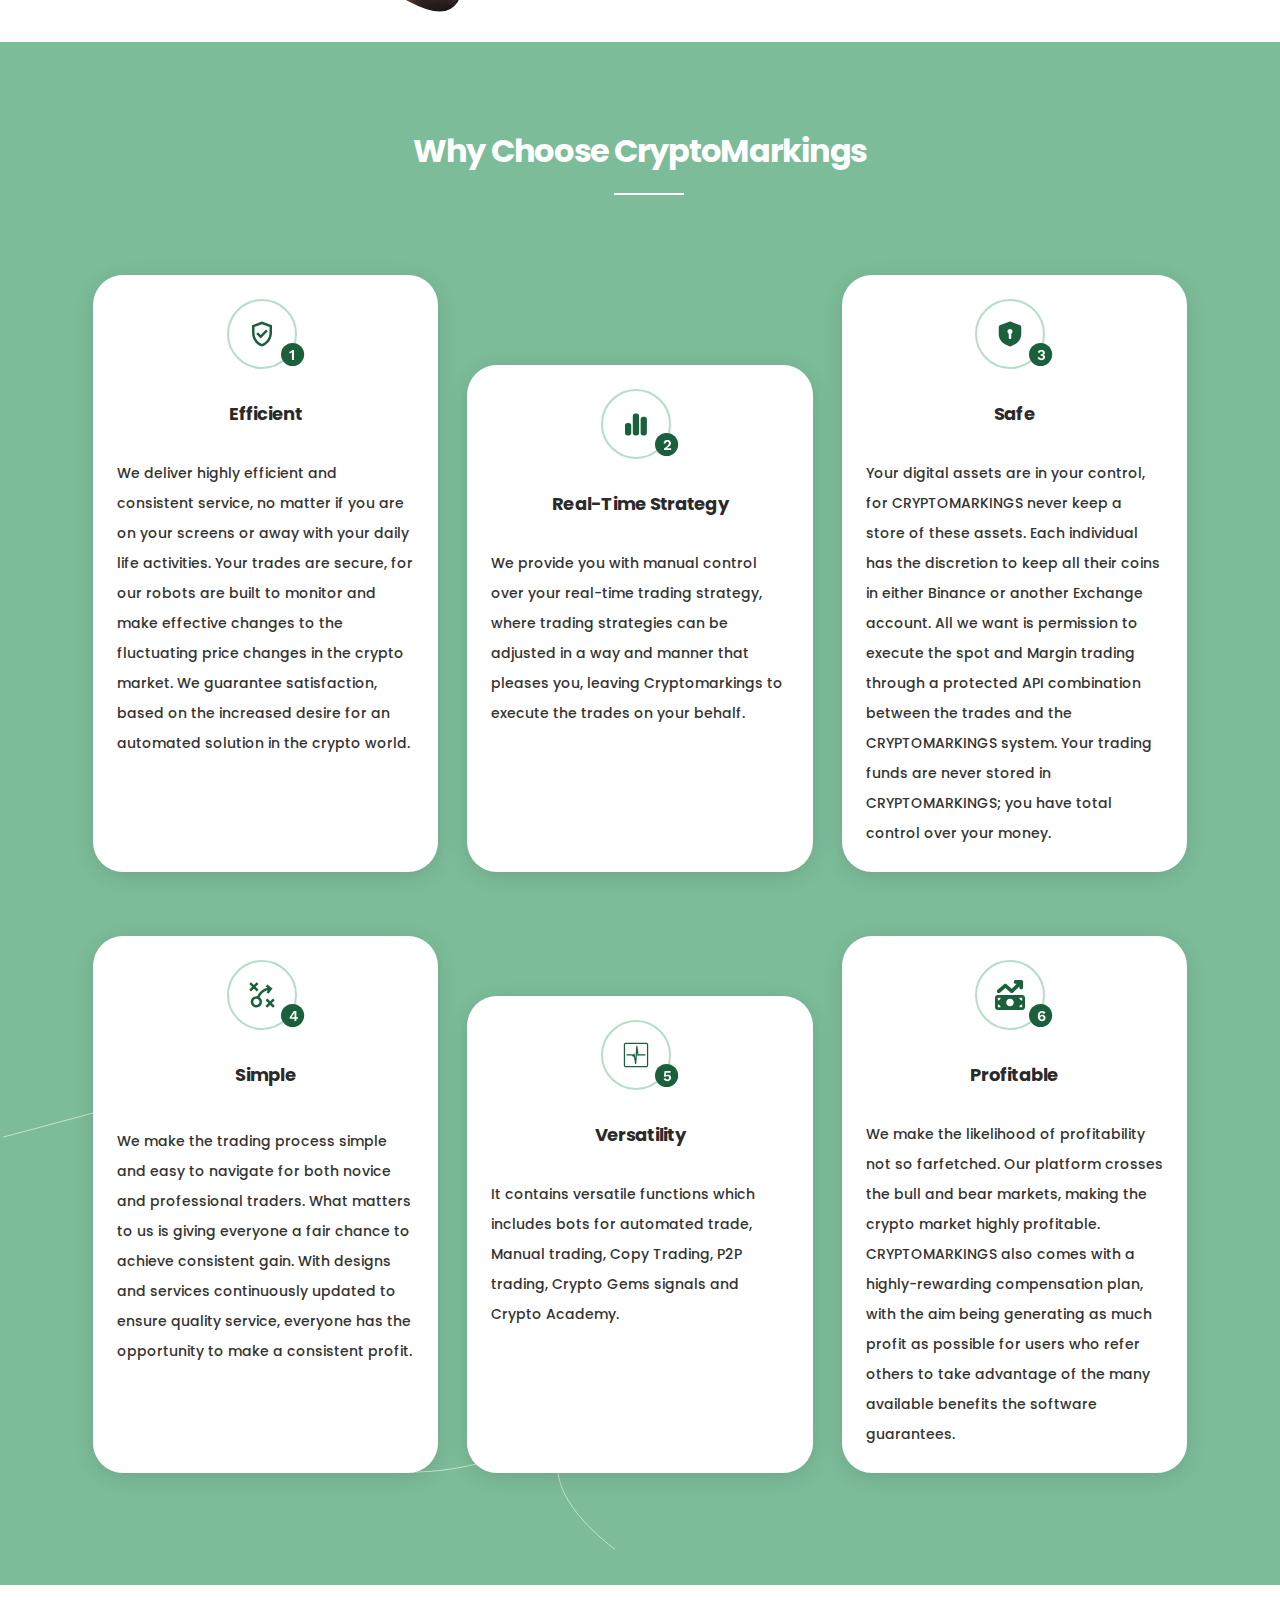
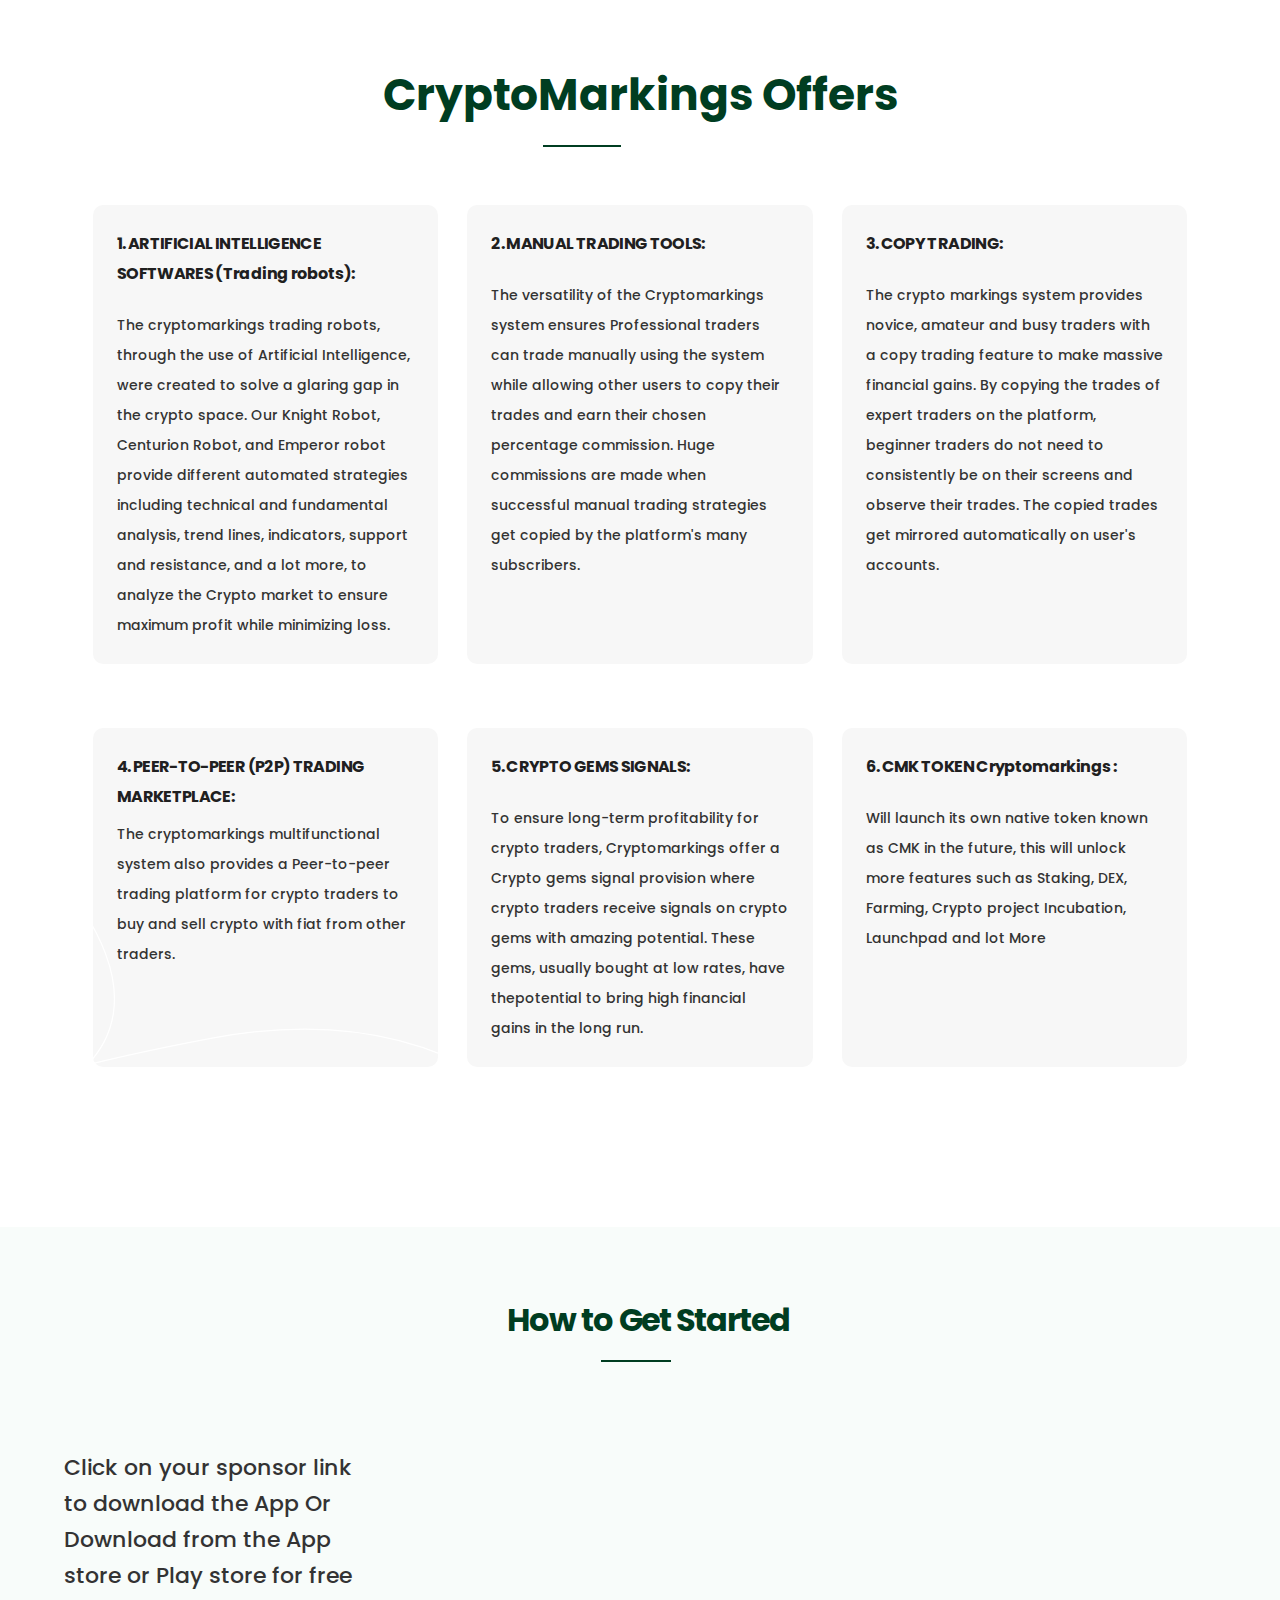
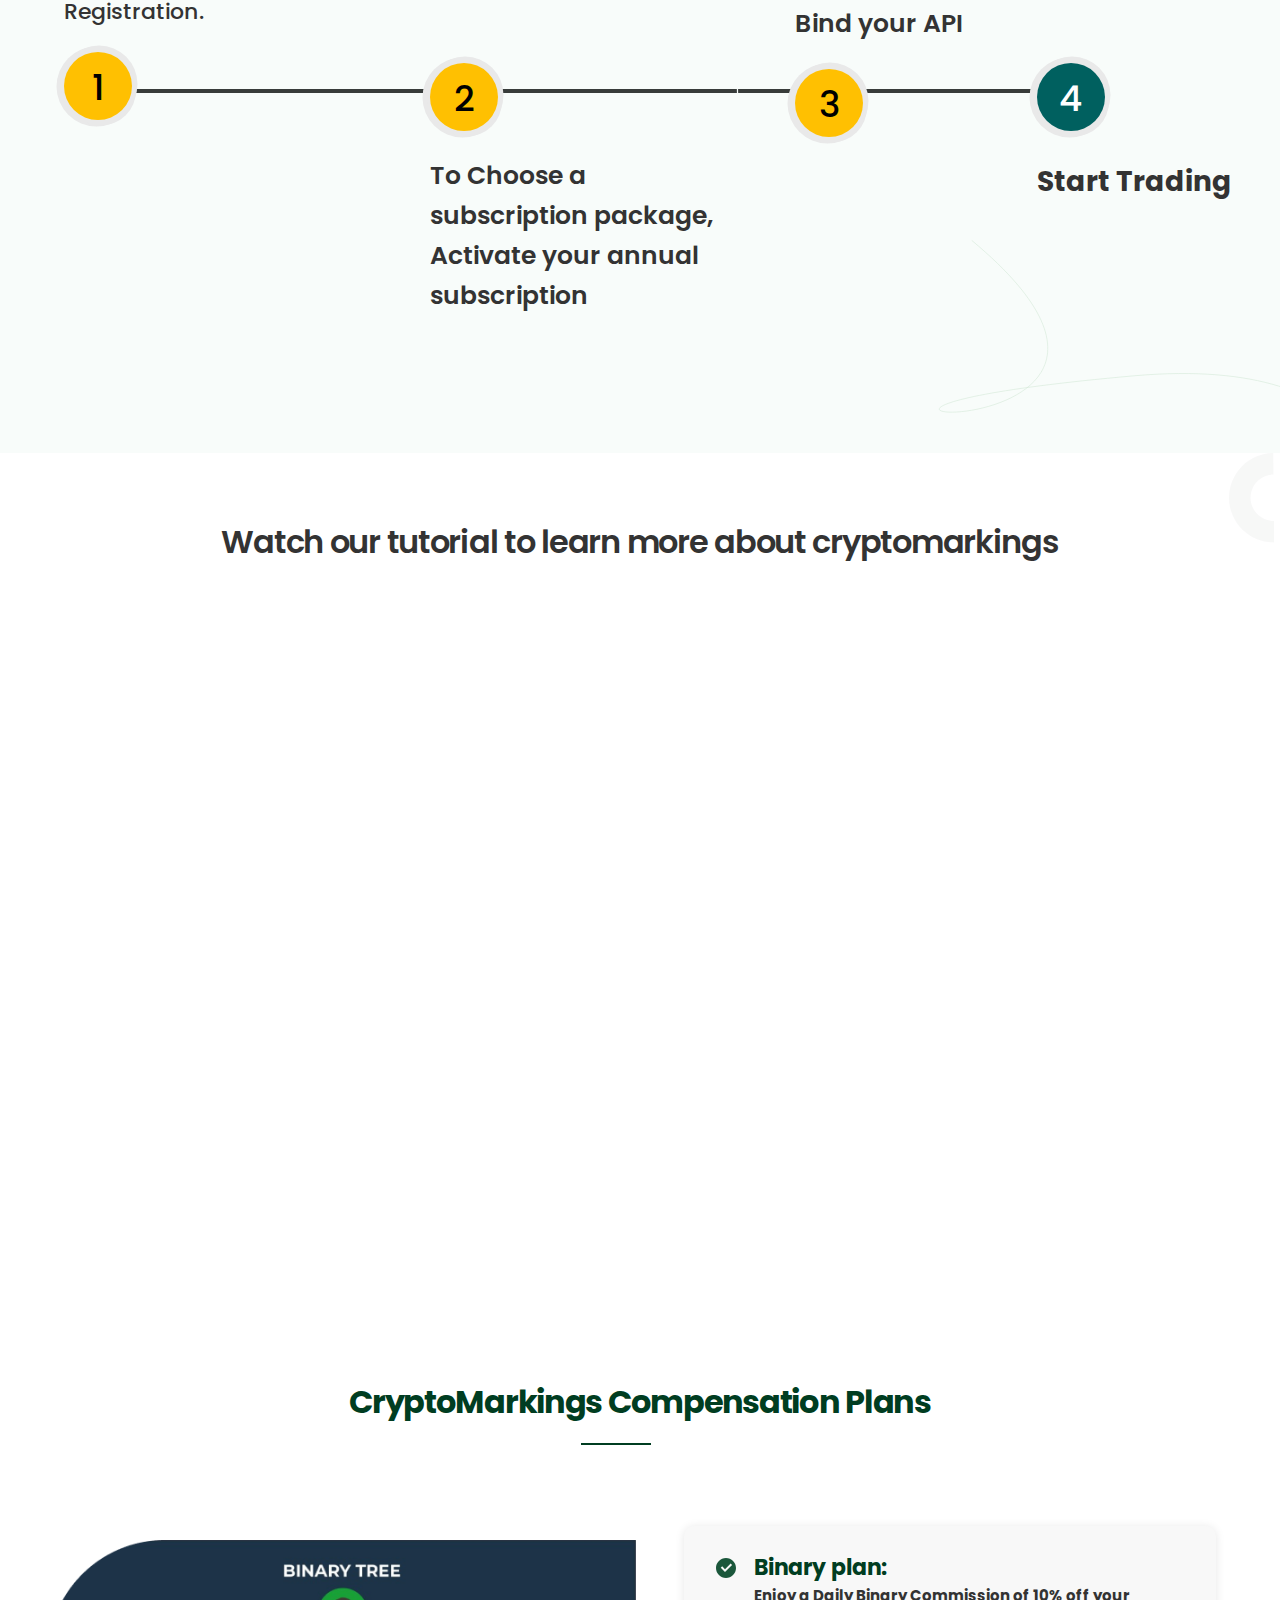
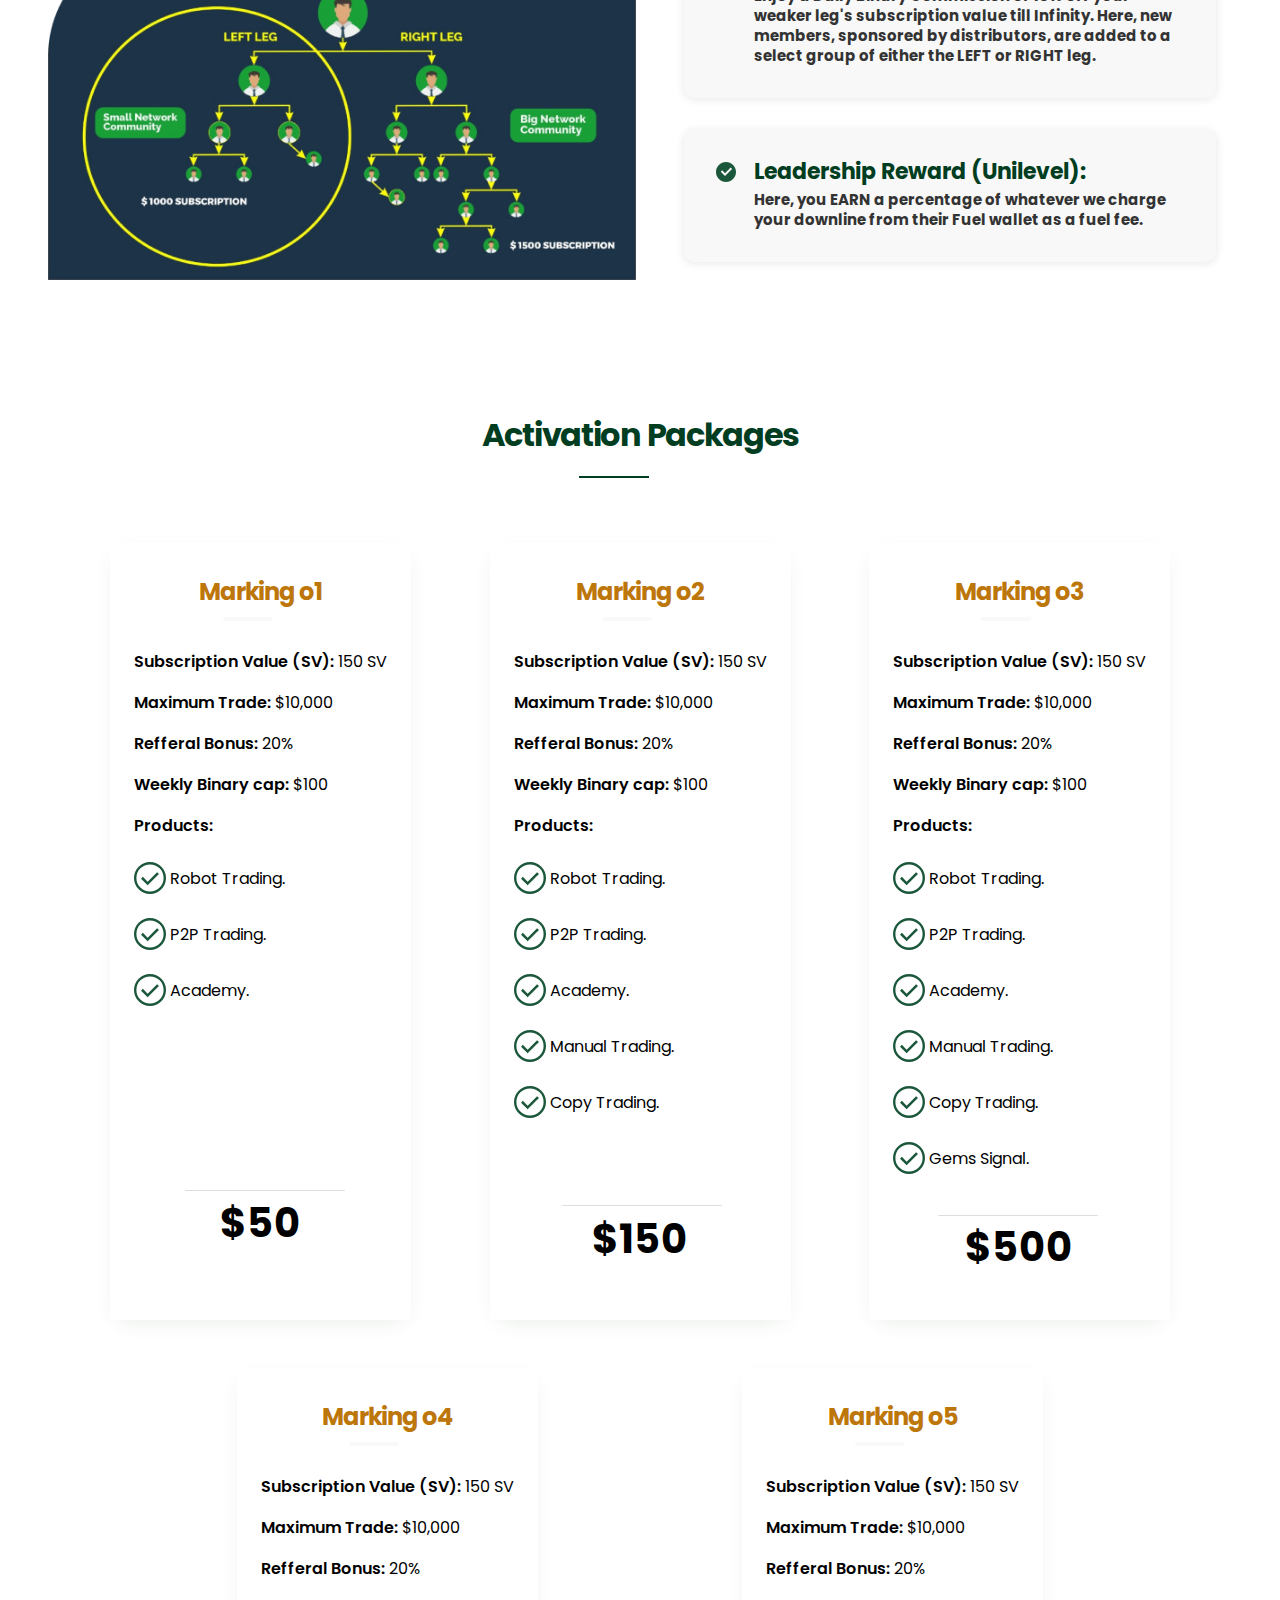
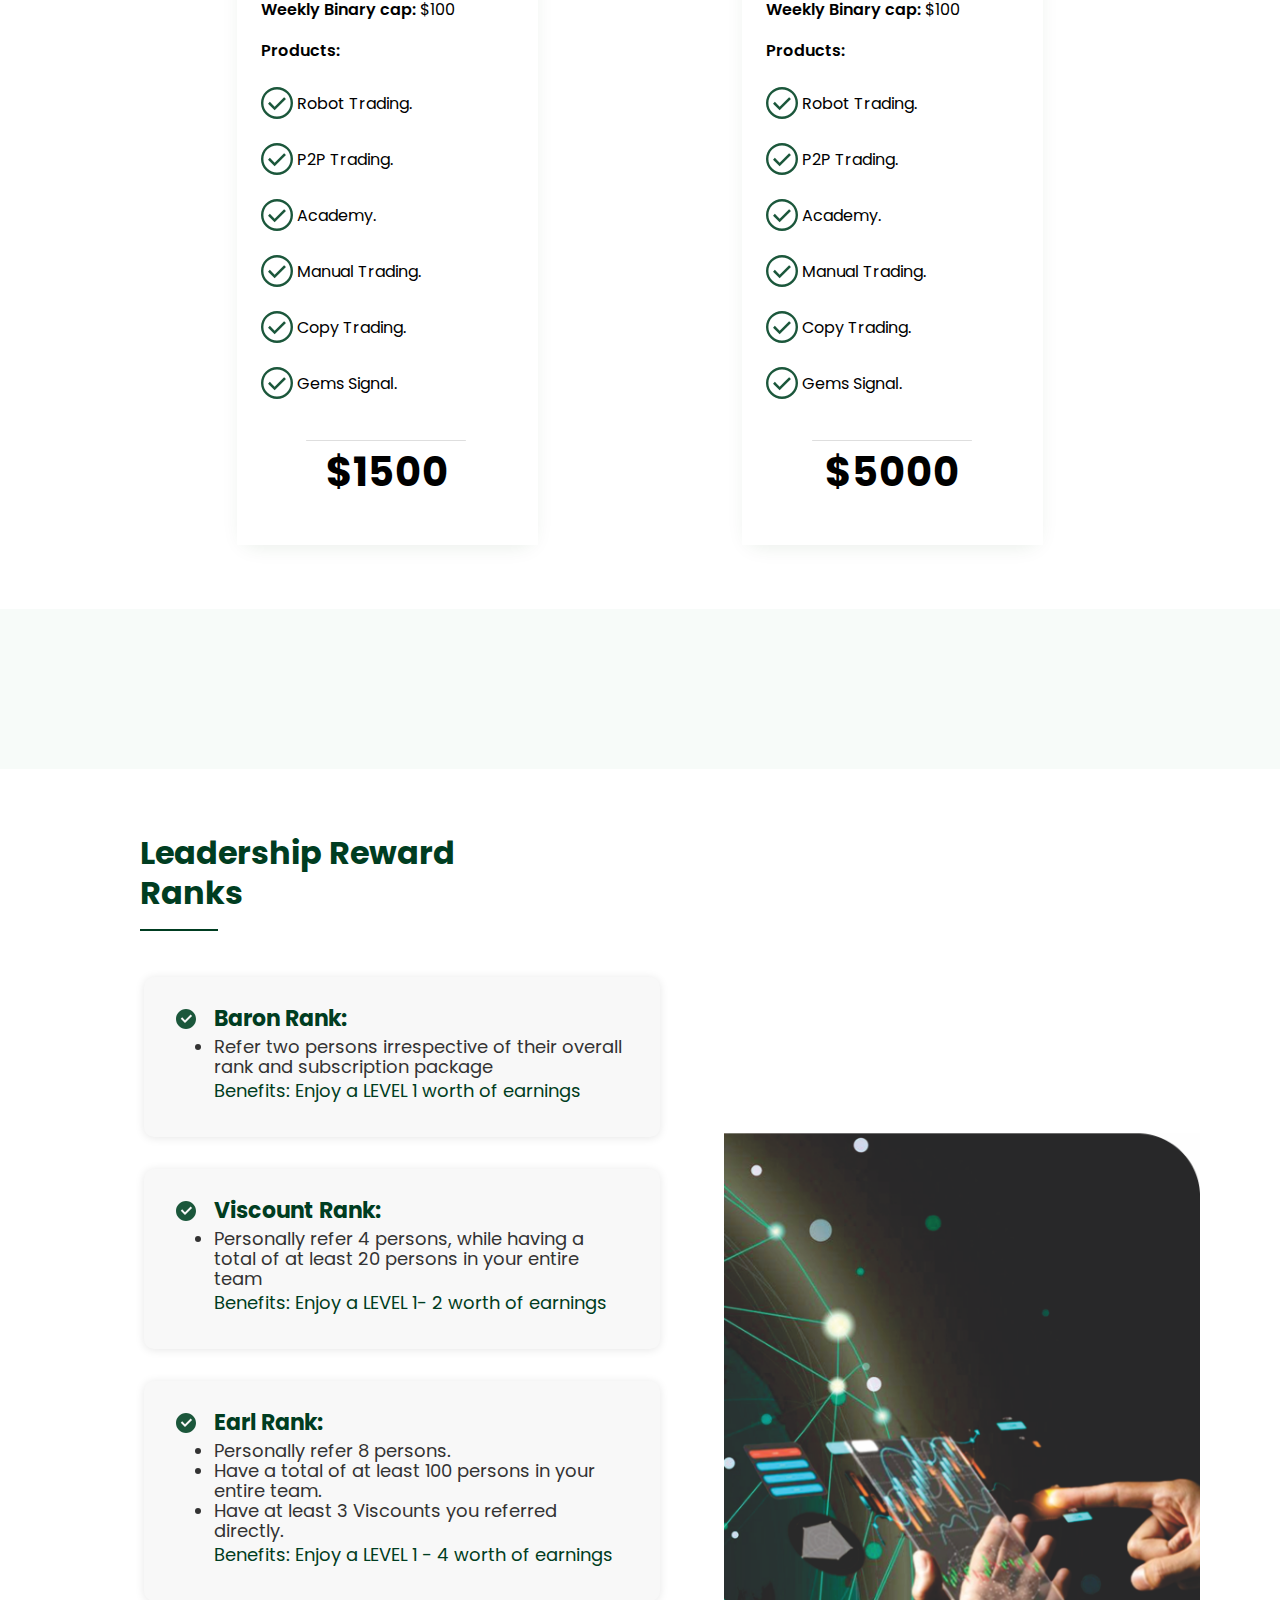
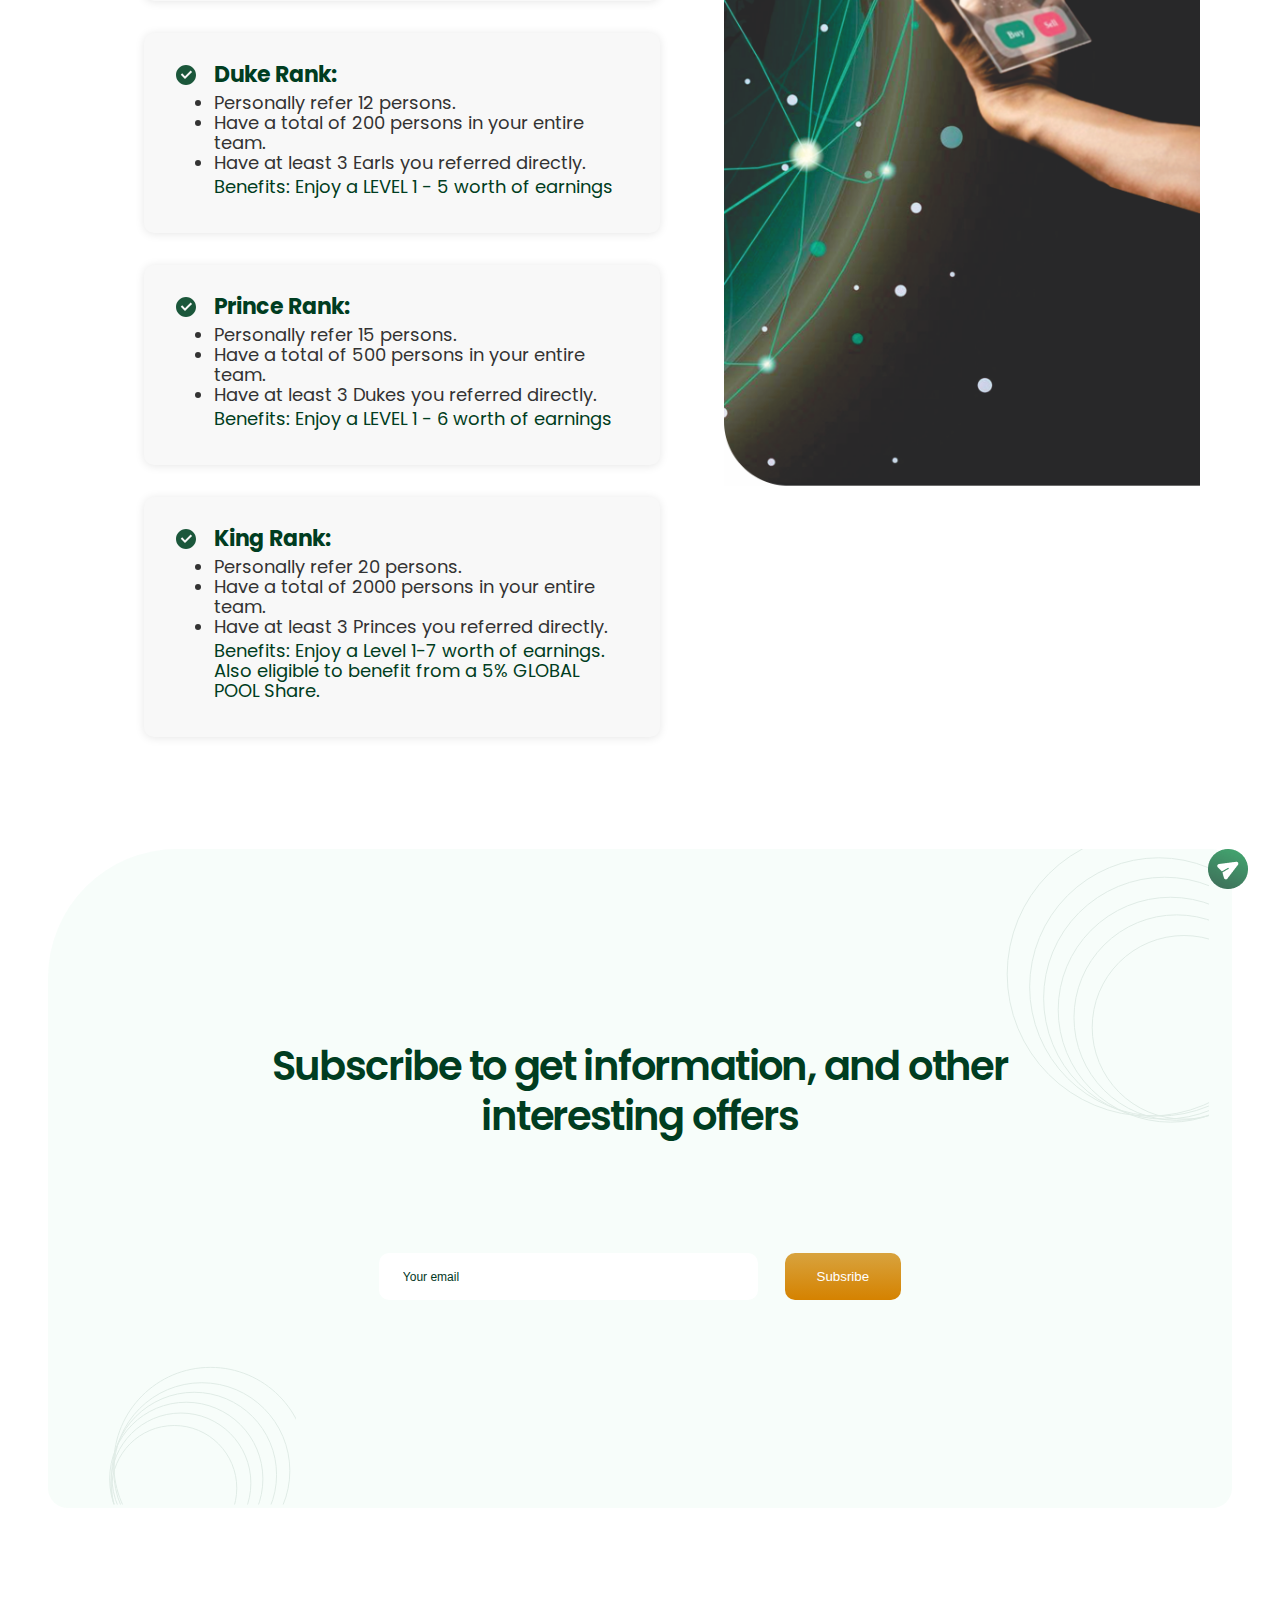
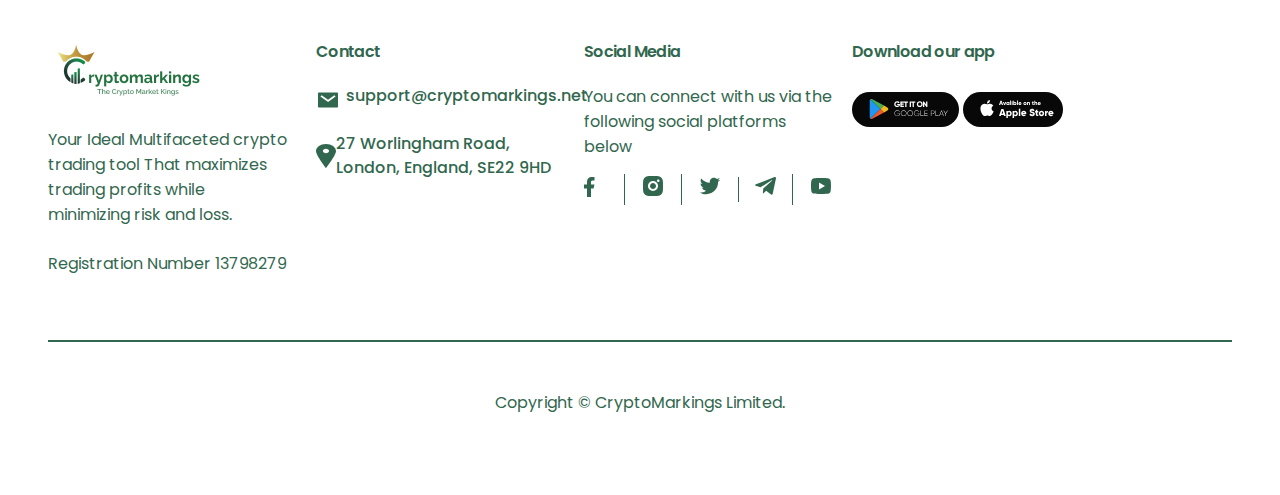
<file: backup-index.html>
<!DOCTYPE html>
<html lang="en">
<head> 
    <meta charset="UTF-8">
    <meta http-equiv="X-UA-Compatible" content="IE=edge">
    <meta name="viewport" content="width=device-width, initial-scale=1.0">
    <title>CryptoMarkings</title>

    <!-- =========================Add Icon link======================== -->
    <link rel="icon" href="https:www,cryptomarkings.net/favicon.ico" type="image/x-icon">
    <link rel="shortcut icon" href="https:www,cryptomarkings.net/favicon.ico" type="image/x-icon">

    <!-- ====================Font========================= -->
    <link href="https://fonts.googleapis.com/css2?family=Poppins&display=swap" rel="stylesheet">

    <!-- ==============CSS=========================== -->
    <link rel="stylesheet" href="assets/CSS/Style.css">
    <link rel="stylesheet" href="assets/CSS/responsiveStyle.css">

</head>
<body>
    <wrapper>
        <div class="container">
            <!-- ==================NavBar===================== -->
                <nav id="navbar"class="navbar"> 
                    <a href="#" class="logo"><img src="assets/Images/Logo.png" alt="CryptoMarkings"></a>
                    <!-- <p>RC 13798279</p> -->
                    <!-- <label for="menu-toggle" class="hamburger" id="hamburger">&#9776;</label>
                    <input type="checkbox" id="menu-toggle">
                    <div id="navMenu" >    
                        <ul class="navLinks" >
                            <li><a href="#">Home</a></li>
                            <li><a href="#">About us</a></li>
                            <li><a href="#">How it works</a></li>
                            <li><a href="#">Packages</a></li>
                            <li><a href="#">Ranks</a></li>
                        </ul>
                    </div> -->
                </nav>
            <!-- ====================End NavBar==================== -->

            <!-- ===============HeroSection================= -->
                <div class="line_container">
                    <svg  viewBox="0 0 631 684" fill="none" preserveAspectRatio ="xMidYMax meet">
                        <path d="M43.7204 1C285.67 240 -268.08 223 187.473 143C551.915 79 624.129 476.333 614.68 683L729 606" stroke="#D0E7D3"/>
                    </svg>
                </div>
                <section id="hero_section" >
                    <div class="heroContent">
                        <h1 class="fancy">Multifaceted Crypto Trading <span>Software</span></h1>
                        <p class="sub-text">Cryptomarkings is your Ideal Multifaceted crypto trading tool that maximizes trading profits while minimizing risk and loss.</p>
                        <div class="buttons">
                            <button class="btn google"><img src="assets/Images/GooglePlay.svg" /> Download on the </br> app store</button>
                            <button id="apple" class="btn"><img src="assets/Images/apple.svg" /> Download on the </br> app store</button>
                        </div>
                    </div>
                    <div class="heroImg">
                        <img src="assets/Images/heroImg.png" alt="CryptoMarkings Image">
                    </div>
                </section>
            <!-- ==================End HeroSection============== -->
        </div>
        <div id="countdown" class="countdown">
            <p>COUNTDOWN TO OUR APP PRE-LAUNCH</p>
            <div id="timer" class="timer">
                <div class="container_day">
                    <h3 class="day"></h3>
                    <h4 id="smalltext">Days</h4>
                </div>
                <div class="container_hour">
                    <h3 class="hour"></h3>
                    <h4 id="smalltext">Hours</h4>
                </div>
                <div class="container_minute">
                    <h3 class="minute"></h3>
                    <h4 id="smalltext">Minutes</h4>
                </div>
                <div class="container_second">
                    <h3 class="second"></h3>
                    <h4 id="smalltext">Seconds</h4>
                </div>
            </div>
        </div>
        <div class="download">
            <p class="download_p">Download Whitepaper</p>
            <div id="download_link"> 
                <a href="assets//pdf/cryptomarkings_whitepaper.pdf" download="CryptoMarkings Whitepaper" target="_blank">
                    <img src="assets/Images/download_icon.svg" />
                </a>
                <p class="download_link1"><a href="assets//pdf/cryptomarkings_whitepaper.pdf" download="CryptoMarkings Whitepaper" target="_blank">cryptocurrency chart description</a></p>
            </div>
            <div id="download_link"> 
                <a href="assets/pdf/cryptomarkings_whitepaper_presentation.pptx" download="CryptoMarkings Whitepaper Presentation" target="_blank">
                    <img src="assets/Images/download_icon.svg" />
                </a>
                <p class="download_link1"><a href="assets/pdf/cryptomarkings_whitepaper_presentation.pptx" download="CryptoMarkings Whitepaper Presentation" target="_blank">cryptocurrency chart description</a></p>
            </div>
            
        </div>
            <!-- ===============About Us Section================= -->
            <div class="line_container2">
                <svg viewBox="0 0 687 501" fill="none" preserveAspectRatio ="xMidYMax meet">
                    <path d="M671.702 500.166C452.135 329.446 900.498 287.428 541.248 398.734C253.848 487.778 155.001 170.645 
                    141.502 0.948134L-9.34337 41.389" stroke="#D0E7D3"/>
                </svg>   
            </div> 
            <section id="about_section" class="scroll" data-rate=".4" data-direction="vertical">  
                <div class="aboutVideo">
                    <div id="videoContainer1" class="videoContainer1">
                        <a href="https://www.youtube.com/watch?v=hSBaUWQq8vM?rel=0&modestbranding=1&controls=1&showhide=1">
                            <img class="video_img" src="assets/Images/welcome_cryptomarkings.svg">
                            <div class="icon_youtube"></div>
                        </a>
                    </div>
                    <div id="videoContainer2" class="videoContainer2">
                        <a href="https://www.youtube.com/watch?v=_EmZwRnuHf0?rel=0&modestbranding=1&controls=1&showhide=1">
                            <img class="video_img" src="assets/Images/cryptomarkings_master.svg">
                            <div class="icon_youtube"></div>
                        </a>
                    </div>
                    <!-- <iframe id="videoContainer2" class="videoContainer2" width="100%" height="100%" src="https://www.youtube.com/watch?v=_EmZwRnuHf0?rel=0&modestbranding=1&controls=1&showhide=1" title="YouTube video player" frameborder="0" 
                        allow="accelerometer; autoplay; clipboard-write; encrypted-media; gyroscope; picture-in-picture" allowfullscreen>
                    </iframe> -->
                    <svg height="0" width="0" class="svg-clip" style="position:absolute"> 
                        <defs> 
                            <clipPath id="clip" clipPathUnits="objectBoundingBox"> 
                                <path d="M1,.21 Q1,0 .81,.09L.187,.4 Q0,.5 .187,.59L.81,.90 Q1,1 1,.79Z" /> 
                            </clipPath> 
                        </defs> 
                    </svg>  
                </div>
                <div class="aboutContent">
                    <h1>Cryptomarkings</h1>
                    <p>CRYPTOMARKINGS, coined from the name “Crypto Market Kings”, is a Multifaceted Crypto trading software that encompasses an artificial
                        intelligence algorithm designed to execute automated trading processes in real-time with Manual trading tools, 
                        Copy trading, Peer 2 Peer trading, Crypto Gems Signals provision and Crypto Academy. Cryptomarkings will constantly be updated to fit 
                        into emerging blockchain technologies for maximum profitability for its members.
                    </p>       
                </div>
            </section>
            <!-- ==================End About UsSection============== -->
            
            <!-- ===============Why Choose us Section================= -->
            <section id="chooseUs_section" class="scroll" data-rate=".2" data-direction="vertical">
                <h1>Why Choose CryptoMarkings</h1>
                <div class="card_grid">
                    <div class="grid">
                        <div class="card card_item1">
                            <img src="assets/Images/choose1.svg" alt="1">
                            <h3>Efficient</h3>
                            <p>We deliver highly efficient and consistent service, no matter if you are on your screens or away with your daily life activities. 
                                Your trades are secure, for our robots are built to monitor and make effective changes to the fluctuating price changes in the crypto market. 
                                We guarantee satisfaction, based on the increased desire for an automated solution in the crypto world.
                            </p>
                        </div>
                        <div id="card" class="card card_item2">
                            <img src="assets/Images/choose2.svg" alt="2">
                            <h3>Real-Time Strategy</h3>
                            <p>We provide you with manual control over your real-time trading strategy, where trading strategies can be adjusted 
                                in a way and manner that pleases you, leaving Cryptomarkings to execute the trades on your behalf.
                            </p>
                        </div>
                        <div class="card card_item3">
                            <img src="assets/Images/choose3.svg" alt="3">
                            <h3>Safe</h3>
                            <p>Your digital assets are in your control, for CRYPTOMARKINGS never keep a store of these assets. Each individual has the discretion to keep all 
                                their coins in either Binance or another Exchange account. All we want is permission to execute the spot and Margin trading through a protected API combination between the trades and the CRYPTOMARKINGS system. 
                                Your trading funds are never stored in CRYPTOMARKINGS; you have total control over your money.
                            </p>
                        </div>
                    </div>
                    <div class="grid">
                        <div class="card card_item4">
                            <img src="assets/Images/choose4.svg" alt="4">
                            <h3>Simple</h3>
                            <p>We make the trading process simple and easy to navigate for both novice and professional traders. What matters to us is giving everyone a fair chance to achieve consistent gain. 
                                With designs and services continuously updated to ensure quality service, everyone has the opportunity to make a consistent profit.
                            </p>
                        </div>
                        <div id="card" class="card card_item5">
                            <img src="assets/Images/choose5.svg" alt="5">
                            <h3>Versatility</h3>
                            <p>It contains versatile functions which includes bots for automated trade, Manual trading, 
                                Copy Trading, P2P trading, Crypto Gems signals and Crypto Academy.
                            </p>
                        </div>
                        <div class="card card_item6">
                            <img src="assets/Images/choose6.svg" alt="6">
                            <h3>Profitable</h3>
                            <p>We make the likelihood of profitability not so farfetched. Our platform crosses the bull and bear markets, making the crypto market 
                                highly profitable. CRYPTOMARKINGS also comes with a highly-rewarding compensation plan, with the aim being generating as 
                                much profit as possible for users who refer others to take advantage of the many available benefits the software guarantees.
                            </p>
                        </div>
                    </div>
                </div>
                <div class="line_container3">
                    <svg viewBox="0 0 732 724" fill="none" preserveAspectRatio ="xMidYMax meet">
                        <path d="M43.1891 1C282.129 254.018 -264.733 236.021 185.153 151.328C545.063 83.5748
                         616.378 504.212 607.047 723L795 695.475" stroke="white"/>
                    </svg>    
                </div>
                <div class="line_container4">
                    <svg viewBox="0 0 970 322" fill="none" preserveAspectRatio ="xMidYMax meet">
                        <path d="M-18.5655 54.3911C311.914 125.281 -156.626 408.068 
                        177.786 96.51C445.316 -152.736 720.995 142.16 825.393 320.763L969.134 196.834" stroke="white"/>
                    </svg>    
                </div>
            </section>

            <!-- ==================End Why Choose us Section============== -->
            
            
            <!-- ===============Offers and Get started Section================= -->
            <section id="offer_section">
                <h1 class="offerContent">CryptoMarkings Offers</h1>
                <div class="card_gridd">
                    <div class="grid">
                        <div id="cardd" class="cardd card_item1">
                            <h3>1. ARTIFICIAL INTELLIGENCE SOFTWARES (Trading robots):</h3>
                            <p>The cryptomarkings trading robots, through the use of Artificial Intelligence, were created to solve a glaring gap in the crypto space. Our Knight Robot, Centurion Robot, 
                                and Emperor robot provide different automated strategies including technical and fundamental analysis, trend lines, indicators, support and resistance, and a lot more, to analyze the Crypto market to ensure maximum profit while minimizing loss.
                            </p>
                        </div>
                        <div class="cardd card_item2">
                            <h3>2. MANUAL TRADING TOOLS:</h3>
                            <p>The versatility of the Cryptomarkings system ensures Professional traders can trade manually using the system while allowing other users to copy their trades and earn their chosen 
                                percentage commission. Huge commissions are made when successful manual trading strategies get copied by the platform's many subscribers.                            
                            </p>
                        </div>
                        <div class="cardd card_item3">
                            <h3>3. COPY TRADING: </h3>
                            <p>The crypto markings system provides novice, amateur and busy traders with a copy trading feature to make massive financial gains. 
                                By copying the trades of expert traders on the platform, beginner traders do not need to consistently be on their screens and observe their trades. The copied trades get mirrored automatically on user<span>&#39</span>s accounts.
                            </p>
                        </div>
                    </div>
                    <div class="grid">
                        <div class="cardd card_item4">
                            <h3>4. PEER-TO-PEER (P2P) TRADING MARKETPLACE:</h3>
                            <p>The cryptomarkings multifunctional system also provides a Peer-to-peer trading platform for crypto 
                                traders to buy and sell crypto with fiat from other traders.
                            </p>
                        </div>
                        <div class="cardd card_item5">
                            <h3>5. CRYPTO GEMS SIGNALS: </h3>
                            <p>To ensure long-term profitability for crypto traders, Cryptomarkings offer a Crypto gems signal provision where crypto traders receive signals on crypto gems 
                                with amazing potential. These gems, usually bought at low rates, have thepotential to bring high financial gains in the long run.
                            </p>
                        </div>
                        <div class="cardd card_item6">
                            <h3>6. CMK TOKEN Cryptomarkings :</h3>
                            <p>Will launch its own native token known as CMK in the future, this will unlock more features such as Staking, 
                                DEX, Farming, Crypto project Incubation, Launchpad and lot More
                            </p>
                        </div>
                    </div>
                </div>
            </section>
            <section id="getstarted_section" >
                <div class="line_container5">
                    <svg viewBox="0 0 391 248" fill="none" preserveAspectRatio ="xMidYMax meet">
                        <path d="M32.0243 0.505179C291.803 216.739 -268.9 169.342 186.37 128.979C423 108 423 248 423 248" stroke="#D0E7D3" stroke-width="0.5"/>
                    </svg>
                </div>
                <h1>How to Get Started</h1>
                <div class="getStartedSteps">
                    <div class="step_one">
                        <p class="step1_text">Click on your sponsor link to download the App Or 
                            Download from the App store or Play store for free Registration.
                        </p>
                        <p class="count1">1</p>
                        <div class="one_and_three"></div>
                    </div>
                    <div class="step_two">
                        <div class="two_and_four"></div>
                        <p class="count2">2</p>
                        <p class="step2_text">To Choose a subscription package, 
                            Activate your annual subscription
                        </p>
                    </div>
                    <div class="step_three">
                        <div class="three" ></div>
                        <p class="step3_text">Bind your API</p>
                        <p class="count3">3</p>
                    </div>
                    <div class="step_four">
                        <div id="two_and_four" class="two_and_four"></div>
                        <p class="count4">4</p>
                        <p class="step4_text">Start Trading</p>
                    </div>
                </div>
                
            </section>
            <!-- ==================End Offers and Get started Section============== -->


            <!-- ===============Tutorial and Compensation Plans Section================= -->
            <section id="tutorial_section">
                <div class="circle_container">
                    <svg viewBox="0 0 93 187" fill="none" preserveAspectRatio ="xMidYMax meet">
                        <path d="M94.025 186.004C81.8127 186.138 69.6939 183.864 58.3602 179.314C47.0266 
                        174.764 36.7002 168.026 27.9706 159.485C19.241 150.944 12.2791 140.767 7.48251 129.535C2.68591 118.304 0.14851 106.237 0.0151761 94.0251C-0.118158 81.8129 2.15519 69.694 6.70542 58.3604C11.2556 47.0267 17.9936 36.7003 26.5347 27.9707C35.0757 19.2411 45.2526 12.2792 56.4842 7.48265C67.7157 2.68605 79.7821 0.148653 91.9943 0.0153201L92.4839 44.8529C86.1598 44.9219 79.9113 46.2359 74.095 48.7198C68.2788 51.2037 63.0088 54.8089 58.5858 59.3295C54.1628 63.8501 50.6736 69.1976 48.3173 75.0667C45.9609 80.9358 44.7837 87.2115 44.8528 93.5356C44.9218 99.8596 46.2358 106.108 48.7197 111.924C51.2036 117.741 54.8088 123.011 59.3294 127.434C63.85 131.857 69.1975 135.346 75.0665 137.702C80.9356 140.058 87.2114 141.236 93.5354 141.167L94.025 186.004Z" fill="#002404" fill-opacity="0.03"/>
                    </svg>
                </div>
                <div class="tutorial">
                    <h1>Watch our tutorial  to learn more about cryptomarkings</h1>
                    <iframe id="tutorial_video" width="100%" height="100%" src="https://www.youtube.com/embed/_msy9qCtpmA?rel=0&controls=0&modestbranding=1&showhide=1" title="YouTube video player" frameborder="0" 
                        allow="accelerometer; autoplay; clipboard-write; encrypted-media; gyroscope; picture-in-picture" allowfullscreen>
                    </iframe>
                </div>
                    
            </section>
            <section id="plans_section" class="plans_section">
                <h1>CryptoMarkings Compensation Plans</h1>
                <div class="plans">
                    <div class="offerImg">
                        <img src="assets/Images/compensation_plans_img.png" alt="CryptoMarkings Plans">
                    </div>
                    <div class="cryptomarkings_plans">
                        <div class="plan">
                            <img src="assets/Images/check_icon.svg" alt="icon">
                            <div class="b_plan">
                                <h2>Binary plan:</h2>
                                <h5>
                                    Enjoy a Daily Binary Commission of 10% off your weaker leg<span>&#39</span>s subscription value till Infinity. Here, new members, 
                                    sponsored by distributors, are added to a select group of either the LEFT or RIGHT leg.
                                </h5>
                            </div>
                        </div>
                        <div class="plan">
                            <img src="assets/Images/check_icon.svg" alt="icon">
                            <div class="b_plan">
                                <h2>Leadership Reward (Unilevel):</h2>
                                <h5>
                                    Here, you EARN a percentage of whatever we charge your downline from their Fuel wallet as a fuel fee.
                                </h5>
                            </div>
                        </div>
                    </div>
                </div>
            </section>
            <!-- ==================End Tutorial and Compensation Plans Section============== -->
            
            
            <!-- ===============Packages Section================= -->
            <section id="packages_section" class="plans_section">
                <h1>Activation Packages</h1>
                <div class="package_grid">
                    <div id="package_grid" class="grid">
                        <div class="packages_card1 card_item">
                            <h2 class="marking_header">Marking o1</h2>
                            <div class="package_cart">
                                <p><span class="marking_body">Subscription Value (SV): </span>150 SV</p>
                                <p><span class="marking_body">Maximum Trade: </span>$10,000</p>
                                <p><span class="marking_body">Refferal Bonus: </span>20%</p>
                                <p><span class="marking_body">Weekly Binary cap: </span>$100</p>
                                <p><span class="marking_body">Products: </span></p>
                                <div class="products">
                                    <div class="products_body">
                                        <img src="assets/Images/packages_check.svg" alt="">
                                        <span>Robot Trading.</span>
                                    </div>
                                    <div class="products_body">
                                        <img src="assets/Images/packages_check.svg" alt="">
                                        <span>P2P Trading.</span>
                                    </div>
                                    <div class="products_body">
                                        <img src="assets/Images/packages_check.svg" alt="">
                                        <span>Academy.</span>
                                    </div>
                                </div>
                            </div>
                            <div id="total" >
                                <h2>$50</h2>
                            </div>
                        </div>
                        <div class="packages_card2 card_item">
                            <h2 class="marking_header">Marking o2</h2>
                            <div class="package_cart">
                                <p><span class="marking_body">Subscription Value (SV): </span>150 SV</p>
                                <p><span class="marking_body">Maximum Trade: </span>$10,000</p>
                                <p><span class="marking_body">Refferal Bonus: </span>20%</p>
                                <p><span class="marking_body">Weekly Binary cap: </span>$100</p>
                                <p><span class="marking_body">Products: </span></p>
                                <div class="products">
                                    <div class="products_body">
                                        <img src="assets/Images/packages_check.svg" alt="">
                                        <span>Robot Trading.</span>
                                    </div>
                                    <div class="products_body">
                                        <img src="assets/Images/packages_check.svg" alt="">
                                        <span>P2P Trading.</span>
                                    </div>
                                    <div class="products_body">
                                        <img src="assets/Images/packages_check.svg" alt="">
                                        <span>Academy.</span>
                                    </div>
                                    <div class="products_body">
                                        <img src="assets/Images/packages_check.svg" alt="">
                                        <span>Manual Trading.</span>
                                    </div>
                                    <div class="products_body">
                                        <img src="assets/Images/packages_check.svg" alt="">
                                        <span>Copy Trading.</span>
                                    </div>
                                </div>
                            </div>
                            <div id="total1">
                                <h2>$150</h2>
                            </div>
                        </div>
                        <div class="packages_card3 card_item">
                            <h2 class="marking_header">Marking o3</h2>
                            <div class="package_cart">
                                <p><span class="marking_body">Subscription Value (SV): </span>150 SV</p>
                                <p><span class="marking_body">Maximum Trade: </span>$10,000</p>
                                <p><span class="marking_body">Refferal Bonus: </span>20%</p>
                                <p><span class="marking_body">Weekly Binary cap: </span>$100</p>
                                <p><span class="marking_body">Products: </span></p>
                                <div class="products">
                                    <div class="products_body">
                                        <img src="assets/Images/packages_check.svg" alt="">
                                        <span>Robot Trading.</span>
                                    </div>
                                    <div class="products_body">
                                        <img src="assets/Images/packages_check.svg" alt="">
                                        <span>P2P Trading.</span>
                                    </div>
                                    <div class="products_body">
                                        <img src="assets/Images/packages_check.svg" alt="">
                                        <span>Academy.</span>
                                    </div>
                                    <div class="products_body">
                                        <img src="assets/Images/packages_check.svg" alt="">
                                        <span>Manual Trading.</span>
                                    </div>
                                    <div class="products_body">
                                        <img src="assets/Images/packages_check.svg" alt="">
                                        <span>Copy Trading.</span>
                                    </div>
                                    <div class="products_body">
                                        <img src="assets/Images/packages_check.svg" alt="">
                                        <span>Gems Signal.</span>
                                    </div>
                                </div>
                            </div>
                            <div class="total" >
                                <h2>$500</h2>
                            </div>
                            
                        </div>
                    </div>
                    <div id="package_grid" class="grid">
                        <div class="packages_card4 card_item">
                            <h2 class="marking_header">Marking o4</h2>
                            <div class="package_cart">
                                <p><span class="marking_body">Subscription Value (SV): </span>150 SV</p>
                                <p><span class="marking_body">Maximum Trade: </span>$10,000</p>
                                <p><span class="marking_body">Refferal Bonus: </span>20%</p>
                                <p><span class="marking_body">Weekly Binary cap: </span>$100</p>
                                <p><span class="marking_body">Products: </span></p>
                                <div class="products">
                                    <div class="products_body">
                                        <img src="assets/Images/packages_check.svg" alt="">
                                        <span>Robot Trading.</span>
                                    </div>
                                    <div class="products_body">
                                        <img src="assets/Images/packages_check.svg" alt="">
                                        <span>P2P Trading.</span>
                                    </div>
                                    <div class="products_body">
                                        <img src="assets/Images/packages_check.svg" alt="">
                                        <span>Academy.</span>
                                    </div>
                                    <div class="products_body">
                                        <img src="assets/Images/packages_check.svg" alt="">
                                        <span>Manual Trading.</span>
                                    </div>
                                    <div class="products_body">
                                        <img src="assets/Images/packages_check.svg" alt="">
                                        <span>Copy Trading.</span>
                                    </div>
                                    <div class="products_body">
                                        <img src="assets/Images/packages_check.svg" alt="">
                                        <span>Gems Signal.</span>
                                    </div>
                                </div>
                            </div>
                            <div class="total" >
                                <h2>$1500<h2>
                            </div>
                        </div>
                        <div class="packages_card5 card_item">
                            <h2 class="marking_header">Marking o5</h2>
                            <div class="package_cart">
                                <p><span class="marking_body">Subscription Value (SV): </span>150 SV</p>
                                <p><span class="marking_body">Maximum Trade: </span>$10,000</p>
                                <p><span class="marking_body">Refferal Bonus: </span>20%</p>
                                <p><span class="marking_body">Weekly Binary cap: </span>$100</p>
                                <p><span class="marking_body">Products: </span></p>
                                <div class="products">
                                    <div class="products_body">
                                        <img src="assets/Images/packages_check.svg" alt="">
                                        <span>Robot Trading.</span>
                                    </div>
                                    <div class="products_body">
                                        <img src="assets/Images/packages_check.svg" alt="">
                                        <span>P2P Trading.</span>
                                    </div>
                                    <div class="products_body">
                                        <img src="assets/Images/packages_check.svg" alt="">
                                        <span>Academy.</span>
                                    </div>
                                    <div class="products_body">
                                        <img src="assets/Images/packages_check.svg" alt="">
                                        <span>Manual Trading.</span>
                                    </div>
                                    <div class="products_body">
                                        <img src="assets/Images/packages_check.svg" alt="">
                                        <span>Copy Trading.</span>
                                    </div>
                                    <div class="products_body">
                                        <img src="assets/Images/packages_check.svg" alt="">
                                        <span>Gems Signal.</span>
                                    </div>
                                </div>
                            </div>
                            <div class="total" >
                                <h2>$5000<h2>
                            </div>
                        </div>
                    </div>
                </div>
            </section>
            <!-- ==================End Packages Section============== -->
            
            <div class="space"></div>
            <!-- ===============RanksSection================= -->
            <section id="ranks_section" class="ranks_section ">
                <div class="rankContent">
                    <h1>Leadership Reward </br>Ranks</h1>
                    <div class="cryptomarkings_ranks">
                        <div class="plan">
                            <img src="assets/Images/check_icon.svg" alt="icon">
                            <div class="b_plan">
                                <h2>Baron Rank:</h2>
                                <li class="rank_steps">Refer two persons irrespective of their overall rank and subscription package</li>
                                <p class="rank_benefits">Benefits: Enjoy a LEVEL 1 worth of earnings</p>  
                            </div>
                        </div>
                        <div class="plan">
                            <img src="assets/Images/check_icon.svg" alt="icon">
                            <div class="b_plan">
                                <h2>Viscount Rank:</h2>
                                <li class="rank_steps">Personally refer 4 persons, while having a total of at least 20 persons in your entire team</li>
                                <p class="rank_benefits">Benefits: Enjoy a LEVEL 1- 2 worth of earnings</p>  
                            </div>
                        </div>
                        <div class="plan">
                            <img src="assets/Images/check_icon.svg" alt="icon">
                            <div class="b_plan">
                                <h2>Earl Rank:</h2>
                                <li class="rank_steps">Personally refer 8 persons.</li>
                                <li class="rank_steps">Have a total of at least 100 persons in your entire team.</li>
                                <li class="rank_steps">Have at least 3 Viscounts you referred directly.</li>
                                <p class="rank_benefits">Benefits: Enjoy a LEVEL 1 - 4 worth of earnings</p>  
                            </div>
                        </div>
                        <div class="plan">
                            <img src="assets/Images/check_icon.svg" alt="icon">
                            <div class="b_plan">
                                <h2>Duke Rank:</h2>
                                <li class="rank_steps">Personally refer 12 persons.</li>
                                <li class="rank_steps">Have a total of 200 persons in your entire team.</li>
                                <li class="rank_steps">Have at least 3 Earls you referred directly.</li>
                                <p class="rank_benefits">Benefits: Enjoy a LEVEL 1 - 5 worth of earnings</p>   
                            </div>
                        </div>
                        <div class="plan">
                            <img src="assets/Images/check_icon.svg" alt="icon">
                            <div class="b_plan">
                                <h2>Prince Rank:</h2>
                                <li class="rank_steps">Personally refer 15 persons.</li>
                                <li class="rank_steps">Have a total of 500 persons in your entire team.</li>
                                <li class="rank_steps">Have at least 3 Dukes you referred directly.</li>
                                <p class="rank_benefits">Benefits: Enjoy a LEVEL 1 - 6 worth of earnings</p>  
                            </div>
                        </div>
                        <div class="plan">
                            <img src="assets/Images/check_icon.svg" alt="icon">
                            <div class="b_plan">
                                <h2>King Rank:</h2>
                                <li class="rank_steps">Personally refer 20 persons.</li>
                                <li class="rank_steps">Have a total of 2000 persons in your entire team.</li>
                                <li class="rank_steps">Have at least 3 Princes you referred directly.</li>
                                <p class="rank_benefits"> Benefits: Enjoy a Level 1-7 worth of earnings. Also eligible to benefit from a 5% GLOBAL POOL Share.</p> 
                            </div>
                        </div>
                    </div>
                </div>
                <div class="rank_img heroImg">
                    <img src="assets/Images/leadership_ranks.svg" alt="">
                </div>
            </section>
            <!-- ==================End RanksSection============== -->
            
            <!-- ===============SubscriptionsSection================= -->
            <section id="subscriptions_section">
                <div class="sub_section"></div>
                <div class="roundshape"></div>
                <div class="downroundshape"></div>
                <h1>Subscribe to get information, and other interesting offers </h1>
                <form action="https://formsubmit.co/info@cryptomarkings.com" method="POST" class="subsription_input">
                    <input type="hidden" name="_next" value="https://cryptomarkings.net/thankyou.html">
                    <input type="hidden" name="_captcha" value="false">
                    <input type="hidden" name="_subject" value="You Have a new subscriber!">
                    <input type="hidden" name="_autoresponse" value="Welcome to CryptoMarkings!!!">
                    <input type="text" name="name"  placeholder="Your email" required>
                    <button type="submit" class="email_subcribe_btn">Subsribe</button>
               </form>
            </section>
            <!-- ==================End SubscriptionsSection============== -->

            <!-- ===============FooterSection================= -->
            <section id="footer_section">
                <div class="footer_container">
                    <div class="footer_about">
                        <img src="assets/Images/Logo.png" alt="CryptoMarkings Logo">
                        <p>Your Ideal Multifaceted crypto trading tool That maximizes trading profits while minimizing risk and loss.</p>
                        <p>Registration Number 13798279</p>
                    </div>
                    <div class="footer_contact">
                        <h1>Contact</h1>
                        <div class="contact_content">
                            <div class="email">
                                <img src="assets/Images/mail-fill.svg" alt="i">
                                <p><a href="mailto:support@cryptomarkings.net" class="email">support@cryptomarkings.net</a></p>
                            </div>
                            <div class="location">
                                <img src="assets/Images/location.svg" alt="i">
                                <p id="address">27 Worlingham Road, London, England, SE22 9HD</p>
                            </div>
                        </div>
                    </div>
                    <div class="footer_socials">
                        <h1>Social Media</h1>
                        <p>You can connect with us via the following social platforms below</p>
                        <div class="social_links">
                            <div class="facebook">
                                <a href="https://www.facebook.com/profile.php?id=100086460615673" target="_blank"><img src="assets/Images/facebook-fill.svg" alt="F"></a>
                            </div>
                            <div class="instagram">
                                <a href="https://instagram.com/cryptomarkings?igshid=YmMyMTA2M2y=" target="_blank"><img src="assets/Images/instagram-fill.svg" alt="T"></a>
                            </div>
                            <div class="twitter">
                                <a href="https://twitter.com/crypto_markings" target="_blank"><img src="assets/Images/twitter-fill.svg" alt="F"></a>
                            </div>
                            <div class="twitter">
                                <a href="https://t.me/cryptomarkings" target="_blank"><img src="assets/Images/telegram.svg" alt="F"></a>
                            </div>
                            <div class="youtube">
                                <a href="https://www.youtube.com/channel/UCCQjXxwFFhJpo7_u8AVXRnw" target="_blank"><img src="assets/Images/youtube-fill.svg" alt="F"></a>
                            </div>
                        </div>
                    </div>
                    <div class="footer_app">
                        <h1>Download our app</h1>
                        <div class="download_button">
                            <a href="https://play.google.com/store/apps/details?id=net.cryptomarkings.app" target="_blank"><img src="assets/Images/GooglePlaybutton.svg" alt="F"></a>
                            <a href="#"><img src="assets/Images/AppleStorebutton.svg" alt="F"></a>
                        </div>
                    </div>
                </div>
                
                <div class="footer_copyright">
                    Copyright © CryptoMarkings Limited.
                </div>
            </section>
            <!-- ==================End FooterSection============== -->

    </wrapper>



    <script src="assets/JS/main.js"></script>
</body>
</html>
</file>
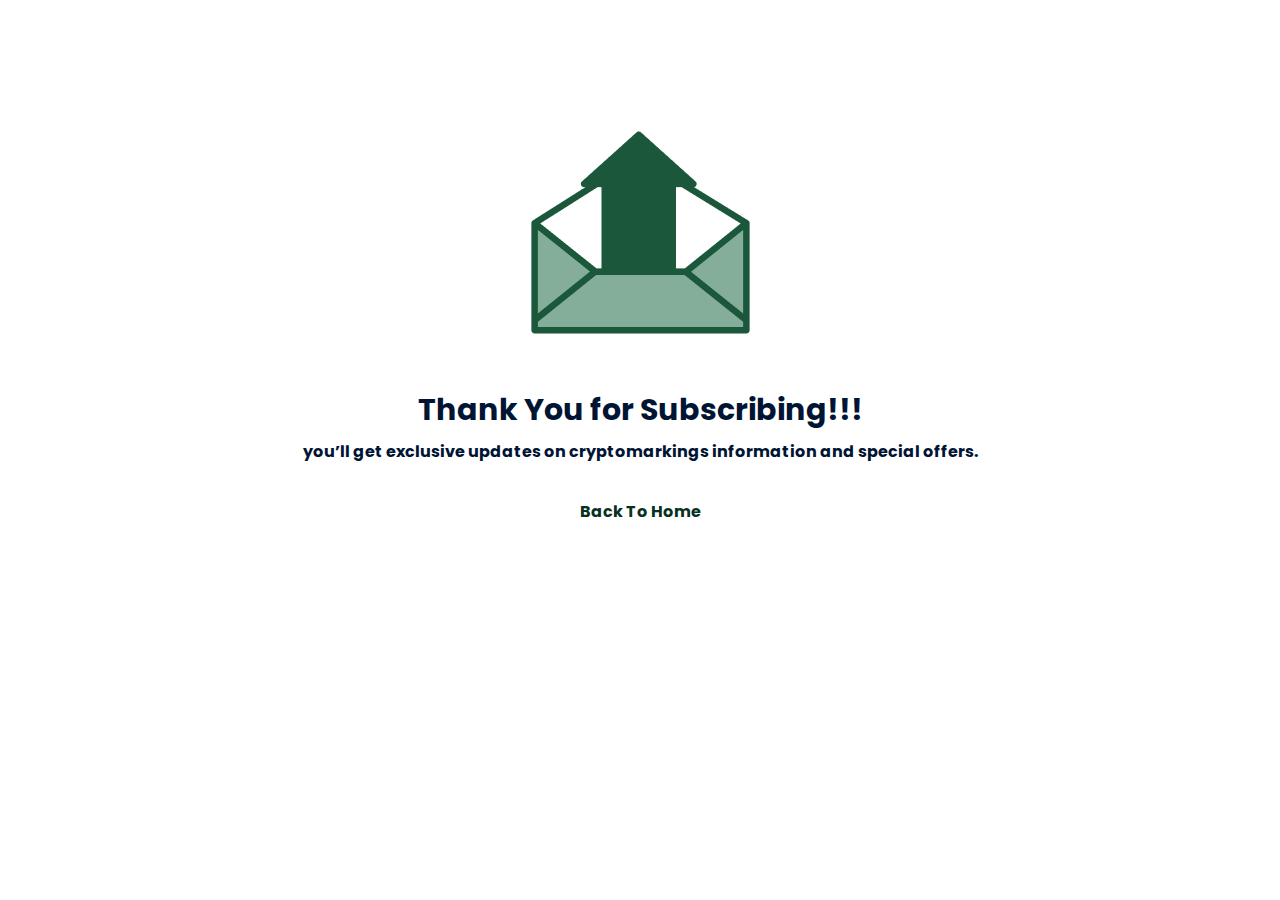
<file: thankyou.html>
<!DOCTYPE html>
<html lang="en">
<head>
    <meta charset="UTF-8">
    <meta http-equiv="X-UA-Compatible" content="IE=edge">
    <meta name="viewport" content="width=device-width, initial-scale=1.0">
    <title>CryptoMarkings</title>


    <!-- ====================Font========================= -->
    <link href="https://fonts.googleapis.com/css2?family=Poppins&display=swap" rel="stylesheet">
    <!-- ==============CSS=========================== -->
    <link rel="stylesheet" href="assets/CSS/Style.css">
    <link rel="stylesheet" href="assets/CSS/responsiveStyle.css">

</head>
<body>
    <wrapper class="thanks_container">
        <div class="thanks_section">
            <div class="thanks_img">
                <img src="assets/Images/send-messages.png" alt="Subscribed.">
            </div>
            <div class="thanks_body">
                <h2>Thank You for Subscribing!!!</h2>
                <h5>you’ll get exclusive updates on cryptomarkings information and special offers.</h5>
            </div>
            
            <a href="index.html">Back To Home</a>
        </div>
    </wrapper>



    <script src="assets/JS/main.js"></script>
</body>
</html>
</file>
<file: assets/CSS/Style.css>
*{
    margin: 0;
    padding: 0;
    box-sizing: border-box;
}
html{
    scroll-behavior: smooth;
}
body{
    font-family: 'Poppins', sans-serif;
    overflow-x: hidden;
}
a{
    text-decoration: none;
}
/* #wrapper{
    background-color: #fff;
} */
/* =================== Start Navbar CSS===================== */
.container{
    background-image: url('../Images/clippath.svg');
    background-repeat: no-repeat;
    max-width: 100%;
    background-size: cover;
    /* clip-path: inset(10% 0% 0% round 50px 0 0 50px); */
}
.navbar{
    display: flex;
    flex-wrap: wrap;
    align-items: center;
    justify-content: space-between;
    padding: 2em;
    position: relative;
    overflow: hidden;
}
.navbar a{
    text-decoration: none;
    color: #333;

}
.navbar p{
    color: #fff;
    font-size: 14px;
}
.logo{
    margin-left: 40px;

}
#navMenu{
    margin-right: 70px;
}
#navMenu a{
    color: #fff;
    letter-spacing: 1.6;
}
.navLinks{
    list-style: none;
    display: flex;
    gap: 48px;
    
}
.navLinks a{
    font-size: 14px;
}
#menu-toggle, 
.navbar label {
    display: none;
}
/* input[type=checkbox]{
    display: none;
}

.fa-bars{
    display: none;
    font-size:24px ;
    user-select: none;
} */
/* ===================HeroSection======================== */

#hero_section{
    display: flex;
    margin: 3.5em;
}
.heroContent{
    margin: 1em;
    flex: 1;
    max-width: 50%;
    flex-basis: 50%;
    position: relative;
    animation: slider 4s ease-in-out;
    animation-delay: -2s;
}

@keyframes slider {
    0% { 
        transform: translateX(0px);
    }
    50% { 
        transform: translateX(100px);
    }
    100% { 
        transform: translateX(0px);
    }
    
}

.heroContent h1{
    max-width: 560px;
    margin-bottom: 24px;
    font-size: 64px;
    line-height: 80px;
    letter-spacing: -0.04em;
    font-weight: 700;
    color: #003D21;
}
.fancy span{
    display: inline-block;
    position: relative;
}

.fancy span:after{
    content: url(../Images/decore.svg);
    position: absolute;
    top: 15%;
    left: 15%;
    width: 100%;
    z-index: 1;
    overflow: hidden;
}

.heroContent .sub-text{
    max-width: 480px;
    margin-bottom: 40px;
    font-weight: lighter;
    font-size: 16px;
    line-height: 30px;
    color: #333;
}
.buttons{
    display: flex;
    flex-direction: row;
    margin-top: 3em;
}
.btn{
    background-color: #101010;
    border: none;
    border-radius: 8px;
    color: #fff;
    display: flex;
    align-items: center;
    padding: 9px 14px;
    gap: 5px; 
    font-family: 'Poppins', sans-serif;
    font-weight: 400;
}
.buttons #apple{
    margin-left: 2.5em;
    padding: 9px 24px;
}
.buttons img{
    border: 0;
    max-width: 100%;
    vertical-align: middle;
    display: inline-block;
}
.heroImg{
    max-width: 520px;
    margin: 1em 2em 0 0;
    animation: slide 4s ease-in-out;
    animation-delay: -2s;
}
@keyframes slide {
    0% { 
        transform: translateX(500px);
    }
    100% { 
        transform: translateX(0px);
    }
    
}
.heroImg img{
    border: 0;
    max-width: 100%;
    vertical-align: middle;
    display: inline-block;
}

.line_container{
    width: 100%;
    height: 100%;
    text-align: center;
    overflow: hidden;
}

.line_container svg{
    display: inline-block;
    height: 100%;
    position: absolute;
    left: 60.33%;
    right: -6.48%;
    top: 110.0%;
    overflow: hidden;
    z-index: -1;
}


.countdown{
    margin: 5em 30em 1em 30em;
}
.countdown p{
    text-align: center;
    color: #c5c5c5;
    font-weight: 600;
    line-height: 30px;
}
#timer {
    display: flex;
    justify-content: space-between;
    max-width: 400px;
    align-items: center;
    font-size: 64px;
    font-weight: 900;
    /* margin-left: 3em; */
}
#smalltext{
    font-weight: normal;
    font-size: 15px;
    text-align: center;
}
.day,
.hour,
.minute,
.second{
    font-size: 64px;
    margin: 0;
    font-weight: 900;
    line-height: 80px;
    letter-spacing: -0.04em;
}
.download{
    display: flex;
    justify-content: center;
    margin: auto;
    padding-top: 5em;
    font-weight: 500;
}
#download_link{
    display: flex;
}
#download_link a{
    text-decoration: none;
    text-align: center;
    color: #42a36e;
}
.download p, #download_link img {
    margin: 0 .4em;
}
#download_link img{
    color: #ee1e1e ;
    width: 24px;
    height: 24px;
}
/* ========================================About section======================================= */
#about_section{
    display: flex;
    align-items: center;
    margin: 5em 4em 0 4em;
    /* padding: 0 2rem; */
}

.aboutVideo{
    display: flex;
    max-width: 100%;
    position: relative;
}
#videoContainer1 {
    width: 400px;
    height: 430px;
    clip-path: url(#clip);
    transform: scaleX(-1);
    position: relative;
    opacity: 0.99;
}
.icon_youtube::after{
    content: url(../Images/youtube-icon.svg);
    position: absolute;
    top: 45%;
    left: 55%;
    width: 100px;
    z-index: 1;
    overflow: hidden;
}
#videoContainer2{
    width: 320px;
    height: 320px;
    clip-path: url(#clip);
    transform: translate(-150px, 200px);
    position: relative;
    opacity: 0.98;
    overflow: hidden;
    /* transform: rotate(-45deg); */
}
.video_img{
    border: 0;
    max-height: 100%;
    vertical-align: middle;
    display: inline-block;
    overflow: hidden;
}
.aboutVideo::before{
    content: url(../Images/after_video.svg);
    position: absolute;
    top: 15%;
    left: 60%;
    width: 100px;
    z-index: -1;
}
.aboutContent{
    max-width: 100%;
}
.aboutContent h1{
    color: #003D21;
    position: relative;
    font-size: 44px;
    font-weight: 700;
    line-height: 89px;
    letter-spacing: -4%;
}

.aboutContent h1:after{
    content: " ";
    position: absolute;
    border-bottom: 2px solid #003D21;
    height: 32px;
    top: 60%;
    left: 0%;
    width: 78px;
    z-index: 1;
    overflow: hidden;
}
.aboutContent p{
    margin-top: 2.5em;
    font-size: 16px;
    font-weight: 500;
    line-height: 30px;
    color: #333;
}

.line_container2{
    width: 100%;
    height: 100%;
    /* text-align: center; */
    overflow: hidden;
}

.line_container2 svg{
    display: inline-block;
    height: 55%;
    position: absolute;
    left: -5.7%;
    right: 10.07%;
    top: 190%;
    transform: rotate(90 50 50);
    transform-origin: 50% 50%;
    overflow: hidden;
}

/* ============================Why choose us==================================================== */
#chooseUs_section{
    background-color: #7CBC99;
    margin-top: 6em !important;
}
#chooseUs_section h1{
    color: #fff;
    padding-top: 2em;
    text-align: center;
    font-style: normal;
    font-weight: 700;
    font-size: 32px;
    line-height: 89px;
    position: relative;
    letter-spacing: -0.04em;
}

#chooseUs_section h1::after{
    content: " ";
    position: absolute;
    border-bottom: 2px solid #fff;
    height: 32px;
    top: 78%;
    left: 48%;
    width: 70px;
    z-index: 1;
    overflow: hidden;
}
.card_grid{
    padding: 6em 3em 10em 3em;
    z-index: 999;
}
.card{
    display: flex;
    flex-direction: column;
    align-items: center;
    max-width: 28%;
    padding: 2em 1.5em;
    box-shadow: 0px 4px 24px -5px rgba(21, 21, 21, 0.2);
    border-radius: 30px;
    background-color: #fff;
    color: #333;
}
.card:hover{
    transform: scale(1);
}
.card h3{
    font-weight: 700;
    font-size: 20px;
    line-height: 89px;
    letter-spacing: -0.04em;
    color: rgba(13, 12, 12, 0.9);
}

.card p{
    font-style: normal;
    font-weight: 500;
    font-size: 16px;
    line-height: 30px;
    color: #333;
}
.grid{
    display: flex;
    justify-content: space-evenly;
    align-content: center;
}
.grid_item{
    justify-items: center;
}
.grid:nth-of-type(2){
    margin-top: 2em;
}

#card{
    height: 95%;
    padding-bottom: 9em;
    align-self: flex-end;
}

.line_container3{
    width: 100%;
    height: 100%;
    /* text-align: center; */
    overflow: hidden;
}

.line_container3 svg{
    display: inline-block;
    height: 100%;
    position: absolute;
    left: 781px;
    top: 300%; 
    transform-origin: 50% 50%;
    overflow: hidden;
}

.line_container4{
    width: 100%;
    height: 100%;
    overflow: hidden;
}

.line_container4 svg{
    display: inline-block;
    height: 55%;
    width: 50%;
    position: absolute;
    left: -54px;
    top: 320%;
    transform: rotate(180deg);
    transform-origin: 50% 50%;
    overflow: hidden;
}

/* ============================Offers section============================================== */
#offer_section{
    display: flex;
    flex-direction: column;
    margin: 5em 3.5em 3em 3.5em;
}

.offerContent{
    color: #003D21;
    position: relative;
    margin-left: 60px;
    font-size: 44px;
    font-weight: 700;
    line-height: 60px;
    max-width: 100%;
}

.offerContent:after{
    content: " ";
    position: absolute;
    border-bottom: 2px solid #003D21;
    height: 32px;
    top: 80%;
    left: 0%;
    width: 78px;
    z-index: 1;
    overflow: hidden;
}

.card_gridd{
    padding: 6em 1em 1em 1em;
}
.cardd{
    display: flex;
    flex-direction: column;
    align-items: left;
    max-width: 29%;
    padding: 2em 1.5em;
    background: #F7F7F7;
    border-radius: 10px;
    color: #333;
}
.cardd h3{
    font-weight: 700;
    font-size: 18px;
    line-height: 30px;
    letter-spacing: -0.04em;
    color: #202020;
}

.cardd p{
    font-style: normal;
    font-weight: 500;
    font-size: 16px;
    line-height: 30px;
    color: #333;
    margin-top: 1.5em;
}
.cardd:hover{
    background-color: #3E7B5A;
    transform: scale(1);
    animation:  2s ease-in-out;
}
.cardd:hover p{
    color: #fff;
    font-style: normal;
    font-weight: 500;
    font-size: 16px;
    line-height: 30px;
    margin-top: .5em;
}
.card_item4 p{
    margin-top: .5em;
}
.cardd:hover h3{
    color: #fff;
    font-weight: 700;
    font-size: 18px;
    line-height: 30px;
    letter-spacing: -0.04em;
}
/* ==============Get Started CSS=================================== */
#getstarted_section{
    background: rgba(140, 199, 167, 0.06);
    position: relative;
    padding: 3em 5em 5em 6em;
    max-width: 100%;
   
}
#getstarted_section h1{
    color: #003D21;
    margin-bottom: 2em;
    text-align: center;
    font-style: normal;
    font-weight: 700;
    font-size: 32px;
    line-height: 89px;
    position: relative;
    letter-spacing: -0.04em;
}

#getstarted_section h1::after{
    content: " ";
    position: absolute;
    border-bottom: 2px solid #003D21;
    height: 32px;
    top: 60%;
    left: 46%;
    width: 70px;
    z-index: 1;
    overflow: hidden;
}
.getStartedSteps{
    display: flex;
    margin: auto;
    justify-content: space-between;
    flex: 1;
    position: relative;
    /* justify-content: space-between; */
}
.getStartedSteps > *{
    max-width: 25%;
    /* padding: 0 0 0 2em; */
}
.two_and_four{
    margin-top:14.2em ;
}
.three{
    margin-top: 10em ;
}
.count1,
.count2,
.count3{
    font-size: 36px;
    font-weight: 500;
    background-color: #ffc001;
    box-shadow: 3px 4.5px 0px 1px #E9E9E9, 1px -2px 0px 4.5px #E9E9E9, -1.5px 0.5px 0px 6px #E9E9E9;
    border-radius: 50%;
    text-align: center;
    width: 68px;
    height: 68px;
    padding-top: 8px;
    position: relative;
}
.count1::after{
    content: " ";
    position: absolute;
    border-bottom: 4px solid #333333;
    height: 32px;
    top: 8%;
    left: 40%;
    width: 1000px;
    z-index: -1;
}
.count4{
    font-size: 36px;
    font-weight: 500;
    background-color: #00605f;
    box-shadow: 3px 4.5px 0px 1px #E9E9E9, 1px -2px 0px 4.5px #E9E9E9, -1.5px 0.5px 0px 6px #E9E9E9;
    color: #fff;
    border-radius: 50%;
    text-align: center;
    width: 68px;
    height: 68px;
    padding-top: 8px;
    position: relative;
}

.step1_text{
    font-weight: 500;
    font-size: 22px;
    color: #333333;
    line-height: 36px;
    margin: 1em 0;
}
.step2_text,
.step3_text{
    font-weight: 600;
    font-size: 25px;
    color: #333333;
    line-height: 40px;
    margin: 1em 0;
}
.step4_text{
    font-weight: 700;
    font-size: 28px;
    color: #333333;
    line-height: 45px;
    margin: 1em 0;
}
.line_container5{
    width: 100%;
    height: 100%;
    text-align: center;
    overflow: hidden;
}

.line_container5 svg{
    display: inline-block;
    width: 412px;
    height: 100%;
    position: absolute;
    left: 73.27%;
    right: -0.54%;
    overflow: hidden;
    transform: rotate(90 50 50);
    transform-origin: 50% 50%;
}
/* ===============================Tutorial and plans======================================== */
.circle_container{
    height: 100%;
    width: 100%;
    overflow: hidden;
}
.circle_container svg{
    position: absolute;
    height: 20%;
    left: 96%;
    overflow: hidden;
    /*top: 600%; */
}

.tutorial{
    display: flex;
    flex-direction: column;
    align-content: center;
    margin: 10em 6em 4em 6em;
}
.tutorial h1{
    font-weight: 500;
    font-size: 32px;
    line-height: 50px;
    text-align: center;
    letter-spacing: -0.04em;
    color: #333333;
    padding-bottom: 2em;
    font-weight: 600;
}

#tutorial_video{
    border-radius: 24px;
    width: 983px;
    height: 583.62px;
    margin: auto;
}
.plans_section{
    padding: 3em 5em 5em 6em;
    max-width: 100%;
   
}
.plans_section h1{
    color: #003D21;
    margin-bottom: 2em;
    text-align: center;
    font-style: normal;
    font-weight: 700;
    font-size: 32px;
    line-height: 89px;
    position: relative;
    letter-spacing: -0.04em;
}

.plans_section h1::after{
    content: " ";
    position: absolute;
    border-bottom: 2px solid #003D21;
    height: 32px;
    top: 60%;
    left: 48%;
    width: 70px;
    z-index: 1;
    overflow: hidden;
}
.plans{
    display: flex;
    align-items: center;
}

.plan{
    display: flex;
    align-items: flex-start;
    background-color: #F8F8F8;
    color: #333333;
    box-shadow: 0px 1px 10px rgba(0, 0, 0, 0.1);
    border-radius: 10px;
    max-width: 496px;
    padding: 1em;
    margin-bottom: 1.2em;
}
.b_plan{
    margin-left: 1em;
    line-height: 20px;
    font-size: 14px;
}
.b_plan h2{
    font-size: 16px;
    color: #003D21;
    margin-bottom: 8px;
}
.b_plan p{
    color: #003D21;
    margin: 4px 0;
}
.cryptomarkings_plans{
    flex: 1;
    max-width: 50%;
    flex-basis: 50%;
    margin: 1em 1em 1em 3em;
}

/* ==================Ranks========================================== */
.space{
    max-width: 100%;
    height: 160px;
    margin: 0;
    background: #F7FBF9;
}
#ranks_section{
    display: flex;
    align-items: center;
    padding: 3em;
    margin-top: 2em;
}
.rankContent h1{
    color: #003D21;
    position: relative;
    margin-left: 60px;
    font-size: 44px;
    font-weight: 700;
    line-height: 60px;
    max-width: 100%;
}

.rankContent h1:after{
    content: " ";
    position: absolute;
    border-bottom: 2px solid #003D21;
    height: 32px;
    top: 80%;
    left: 0%;
    width: 78px;
    z-index: 1;
    overflow: hidden;
}
.cryptomarkings_ranks{
    margin: 3em 4em 0 4em;
}

.rank_img{
    margin-left: 2em;
}
#packages_section{
    margin-top: 2em;
}
.card_item{
    background: #FFFFFF;
    box-shadow: 0px 6px 22px -9px rgba(23, 71, 19, 0.14);
    padding: 1.5em;
    margin-bottom: 2em;
}
.marking_header{
    text-align: center;
    letter-spacing: -0.04em;
    line-height: 50px;
    color: #BC7609;
    position: relative;
    z-index: 1;
}
.marking_header:after{
   content:" ";
   position: absolute;
   width: 50px;
   height: 0px;
   top: 100%;
   left: 35%;
   border-bottom: 4px solid rgba(247, 247, 247, 0.69);
   border-radius: 1em;
   overflow: hidden;
}
.package_cart{
    margin-top: 2em ;
}
.package_cart p{
    margin: 1em 0;
}
.marking_body{
    font-weight: 600;
}
.products_body{
    display: flex ;
    margin: 1.5em 0;
}
.products_body span{
    margin: 4px 0 0 4px;
}
.products_body img{
    border: 0;
    width: 32px;
    height: 32px;
    vertical-align: middle;
    display: inline-block;
}
.total{
    display:flex ;
    justify-content: center;
    position: relative;
    margin: 3em 0 1.5em 0;
}

.total h2, #total h2, #total1 h2{
    font-size: 40px;
    line-height: 50px;
    font-weight: 700;
}
.total:after{
    content:" ";
    position: absolute;
    width: 160px;
    height: 0px;
    left: 18%;
    top: -15%;
    border-top: 1px solid rgba(0, 0, 0, 0.13);
    border-radius: 1em;
    overflow: hidden;
}
#total{
    padding-top: 9em;
    display:flex ;
    justify-content: center;
    position: relative;
    margin: 3em 0 1.5em 0;
}
#total:after{
    content:" ";
    position: absolute;
    width: 160px;
    height: 0px;
    left: 20%;
    top: 70%;
    border-top: 1px solid rgba(0, 0, 0, 0.13);
    border-radius: 1em;
    overflow: hidden;
}
#total1{
    padding-top: 3em;
    display:flex ;
    justify-content: center;
    position: relative;
    margin: 3em 0 1.5em 0;
}
#total1:after{
    content:" ";
    position: absolute;
    width: 160px;
    height: 0px;
    left: 19%;
    top: 40%;
    border-top: 1px solid rgba(0, 0, 0, 0.13);
    border-radius: 1em;
    overflow: hidden;
}
/* ================================subscription================================= */
#subscriptions_section{
    display: flex;
    flex-direction: column;
    align-items: center;
    margin: auto;
    background: rgba(217, 245, 231, 0.2);
    margin: 3em 8em 5em 8em;
    padding: 4em 7em;
    position: relative;
    border-radius:  129px 20px 20px 20px;
    z-index: 1;
}
#subscriptions_section:after{
    content: url(../Images/aftersubscribe.svg);
    position: absolute;
    top: 75%;
    left: 94%;
    height: 100px;
}

#subscriptions_section h1{
    font-weight: 600;
    font-size: 40px;
    line-height: 50px;
    text-align: center;
    letter-spacing: -0.04em;
    color: #003D21;
    position: relative;
}
.sub_section:after{
    content: url(../Images/send.svg);
    position: absolute;
    width: 100%;
    height: 100%;
    left: 96%;
    top: -5%;
    overflow: hidden;
    z-index: 1;
}
.roundshape:after{
    content: url(../Images/maskGroupSubscribe2.svg);
    position: absolute;
    top: 0%;
    left: 75.8%;
    height: 100%;
    width: 100%;
    z-index: -1;
    overflow: hidden;
}
.downroundshape:before{
    content: url(../Images/maskGroupSubscribe1.svg);
    position: absolute;
    top: 10%;
    left: -8%;
    height: 100%;
    width: 100%;
    z-index: -1;
    overflow: hidden;
}
.subsription_input{
    display: flex;
    margin: 7em 1em 1em 1em;
    position: relative;
    overflow: hidden;
    z-index: 1;
}
.subsription_input input{
    background: #FFFFFF;
    border-radius: 10px;
    border: none;
    width: 100%;
    font-size: 12px;
    padding: 14px 200px 14px 24px;
    /* box-sizing: border-box; */
}
input::placeholder{
    color: #02361E;
}
textarea:focus, input:focus{
    outline: 2px solid #02361E;
}
.email_subcribe_btn{
    padding: 16px 32px;
    background: linear-gradient(180deg, #D8A33E 0%, #D58200 100%);
    border-radius: 10px;
    border: none;
    color: #fff;
    margin-left: 2em;
}
.email_subcribe_btn:hover{
    background-color: #003D21;
    transition: all 1s linear;
}
/* ================================Footer CSS============================ */
#footer_section{
    padding: 5em 5em 2em 5em;
}

.footer_container{
    display: flex;
    gap: 24px;
    border-bottom: 2px solid #31674E;
    padding-bottom: 4em;
}
.footer_container h1{
    font-weight: 600;
    font-size: 20px;
    line-height: 50px;
    letter-spacing: -0.04em;
    color: #31674E;
}
.footer_copyright{
    padding: 3em;
    margin: auto;
    text-align: center;
    color: #31674E;
}

.footer_about,
.footer_socials,
.footer_contact,
.footer_app{
    max-width: 300px;
}

.footer_about p{
    color: #32684F;
    padding: 1.5em 1.2em 0 0;
}
.email,
.location{
    display: flex;
    color: #31674E;
    margin-bottom: .5em;
    font-weight: 500;
    line-height: 24px;
}
.contact_content{
    margin-top: 1.5em;
}
.contact_content p{
    padding: 0em 0 0 1em;
}
#address{
    padding: 1em 0 0 1em;
}

.footer_socials p{
    color: #31674E;
    margin-top: 1em;
}
.social_links{
    display: flex;
    margin-top: 1em;
    height: 28px;
}

.facebook{
    margin: 0;
    padding: 0 1em 0 0;   
}
.instagram,
.twitter,
.youtube{
    margin: 0;
    padding: 0 1em;
    border-left: 1px solid #31674E;
    align-self: center;
}

.download_button{
    margin-top: 1.5em;
}

.thanks_container {
    max-height: 80%;
    max-width: 60%;
    margin-left: auto;
    margin-right: auto;
    padding: 7rem;
}

.thanks_section{
    padding: 4em 2em;
    display: flex;
    flex-direction: column;
    align-items: center;
    justify-content: center;
    text-align: center;
}

.thanks_section > *{
    margin-top: 2em;
}

.thanks_body h2{
    color:#001533;
    font-size: 30px;
    line-height: 54px;
}

.thanks_body h5{
    color:#001533;
    font-size: 16px;
    line-height: 30px;
}

.thanks_section a{
    color: #08321F;
    font-weight: 700;
}
</file>
<file: assets/CSS/responsiveStyle.css>
@media (min-width: 1621px){.navbar{padding:7em}#hero_section{display:flex;margin:3em 8em}.heroContent h1{font-size:70px;max-width:700px}.heroContent .sub-text{max-width:580px;font-size:20px}.heroImg{max-width:700px;margin:1em 2em 0 0}.countdown{margin:5em 38em 1em}.countdown p{text-align:left;color:#c5c5c5;font-weight:600;line-height:30px}#timer{max-width:600px}#about_section{margin:5em 10em 0}.line_container2 svg{display:none}#chooseUs_section{background-color:#7CBC99;margin-top:12em}.card_grid{padding:6em 6em 10em;z-index:1}.card{max-width:30%}.plans_section{padding:3em 8em 5em}.cryptomarkings_plans{flex:1;max-width:50%;flex-basis:50%;margin:1em 1em 1em 5em}#ranks_section{display:flex;align-items:center;padding:3em 3em 3em 9em;margin-top:2em}#subscriptions_section{padding:8em;margin:3em 10em 5em}#subscriptions_section h1{font-weight:600;font-size:48px}.email_subcribe_btn{padding:24px 48px}#subscriptions_section:after{content:url(../Images/aftersubscribe.svg);top:85%;left:96%;height:100px}.roundshape:after{content:url(../Images/maskGroupSubscribe2.svg);left:81%;height:100%;overflow:hidden}.downroundshape:before{content:url(../Images/maskGroupSubscribe1.svg);top:34%;left:2%}.footer_about,.footer_socials,.footer_contact,.footer_app{max-width:22%}}@media (max-width: 1620px) and (min-width: 1500px){.navbar{padding:4em}#hero_section{display:flex;margin:3em 5em}.heroContent{margin:1em;flex:1;max-width:50%;flex-basis:50%}.heroContent h1{max-width:620px}.heroImg{max-width:600px;margin:1em 2em 0 0}.heroImg img{border:0;max-width:100%;vertical-align:middle;display:inline-block}.countdown{margin:5em 30em 1em}.countdown p{text-align:left;color:#c5c5c5;font-weight:600;line-height:30px}#timer{max-width:600px}#about_section{margin:5em 6em 0}.aboutContent p{font-size:20px}.line_container2 svg{display:none}#chooseUs_section{background-color:#7CBC99;margin-top:12em}.card_grid{padding:6em 4em 10em;z-index:1}.card{max-width:30%}#getstarted_section{padding:3em 3em 7em 4em}.getStartedSteps{display:flex}.getStartedSteps > *{max-width:25%}.two_and_four{margin-top:12.8em}.three{margin-top:9em}.count1,.count2,.count3{width:68px;height:68px;padding-top:8px}.count1::after{height:32px;top:8%;left:40%;width:1300px;z-index:-1}.count4{width:68px;height:68px;padding-top:8px}.step1_text{font-weight:500;font-size:22px;margin:1em 0}.step2_text,.step3_text{font-weight:600;font-size:25px;color:#333;line-height:40px;margin:1em 0}.step4_text{font-weight:700;font-size:28px;color:#333;line-height:45px;margin:1em 0}.line_container5 svg{width:412px;height:100%;left:73.27%;right:-.54%}#ranks_section{display:flex;align-items:center;padding:3em 4em;margin-top:2em}#subscriptions_section{padding:4em 9em}#subscriptions_section h1{font-weight:600;font-size:44px}.email_subcribe_btn{padding:24px 48px}.footer_container{display:flex;gap:24px;border-bottom:2px solid #31674E;padding-bottom:4em}.footer_about,.footer_socials,.footer_contact,.footer_app{max-width:22%}}@media (max-width: 1330px) and (min-width: 1041px){.navbar{padding:2em 6em}.navLinks li{list-style-type:none;text-align:left;margin:16px auto}.navLinks a{font-size:14px;padding:.2em;margin:0 2px;text-decoration:none;display:inline-block;color:#003D21}.navLinks{display:none;position:absolute;right:0;left:0}#menu-toggle:checked ~ .navLinks{display:block}.navbar label{display:block}#hamburger{position:absolute;left:85%;cursor:pointer;font-size:24px;color:#003D21;margin-top:8px}.logo{margin-left:0}#navMenu{margin-right:0}#hero_section{display:flex;margin:4em 6em}.heroContent{display:flex;flex-direction:column;margin:1.5em 0 0;max-width:100%}.heroContent h1{margin-bottom:24px;font-size:48px;line-height:45px;letter-spacing:-.04em;font-weight:600}.fancy span{display:inline-block;position:relative}.fancy span:after{content:url(../Images/decore.svg);position:absolute;height:32px;top:25%;left:40%;width:100px;z-index:-1;overflow:hidden}.heroContent .sub-text{margin-bottom:20px;max-width:80%;font-weight:400}.buttons{display:flex;flex-direction:row;margin-top:1em;font-size:12px}.buttons button{font-size:14px}.buttons #apple{margin-left:1.5em;padding:9px 24px;font-size:14px}.heroImg{max-width:500px;margin:1em 0 0}.line_container svg{display:none}.countdown{margin:5em 5em 2em 6em}.countdown p{text-align:left;color:#c5c5c5;font-weight:600;line-height:30px}#timer{display:flex;justify-content:space-between;max-width:600px}#about_section{display:flex;align-items:center;margin:2em 4em 4em}.aboutVideo{margin-top:6em;max-width:55%}#videoContainer1{width:320px;height:320px}#videoContainer2{width:280px;height:280px;transform:translate(-200px,180px)}.aboutVideo::before{content:url(../Images/after_video.svg);position:absolute;top:20%;left:50%;width:100px;z-index:-1}.aboutContent{max-width:100%;margin:8em 4em 0 0}.aboutContent p{font-weight:600}.line_container2 svg{height:50%;width:50%;top:300%;left:0;right:10.07%}.card_grid{padding:4em;z-index:1}.card{max-width:30%;padding:1.5em;margin-bottom:3em;z-index:1}.card h3{font-size:18px}.card p{font-size:14px}.grid{display:flex;justify-content:space-evenly;align-content:center;margin-top:1em}.grid_item{justify-items:center}.grid:nth-of-type(2){margin-top:1em}.card:nth-of-type(2){height:100%}#card{height:100%}.line_container3 svg{left:-18px;top:450%}.line_container4 svg{left:-18px;top:600%}#offer_section{margin:5em 2em 3em}.offerContent{text-align:center;font-size:44px;margin-left:0}.offerContent:after{left:42%}.card_gridd{padding:4em 2em}.cardd{max-width:30%;padding:1.5em;margin-bottom:3em}.cardd h3{font-size:16px}.cardd p{font-size:14px}#cardd p{font-size:14px}.card_item4 p{margin-top:.5em}#cardd h3{font-size:16px}#getstarted_section{padding:3em 3em 7em 4em}.getStartedSteps{display:flex}.getStartedSteps > *{max-width:25%}.two_and_four{margin-top:14.8em}.three{margin-top:10em}.count1,.count2,.count3{width:68px;height:68px;padding-top:8px}.count1::after{height:32px;top:8%;left:40%;width:900px;z-index:-1}.count4{width:68px;height:68px;padding-top:8px}.step1_text{font-weight:500;font-size:22px;margin:1em 0}.step2_text,.step3_text{font-weight:600;font-size:25px;color:#333;line-height:40px;margin:1em 0}.step4_text{font-weight:700;font-size:28px;color:#333;line-height:45px;margin:1em 0}.line_container5 svg{width:412px;height:100%;left:73.27%;right:-.54%}.circle_container svg{height:10%;left:96%}.tutorial{display:flex;flex-direction:column;align-content:center;margin:4em auto}.tutorial h1{font-size:32px}#tutorial_video{border-radius:24px;width:760px;height:614px;margin:auto}.offerImg{max-width:100%}.offerImg img{border:0;max-width:100%;vertical-align:middle;display:inline-block}.plans_section{padding:3em;max-width:100%}.plans_section h1{font-size:32px}.plans_section h1::after{height:32px;left:45%}.plan{max-width:100%;padding:2em;margin-bottom:2em}.b_plan{font-size:18px}.b_plan h2{font-size:22px}.space{max-width:100%;height:160px;margin:0;background:#F7FBF9}#ranks_section{display:flex;padding:2em 5em}.rankContent h1{font-size:32px;line-height:40px;margin-bottom:2em}.cryptomarkings_ranks{margin:3em 4em 0}#packages_section{margin:0;padding:2em}#subscriptions_section{margin:3em;padding:12em}#subscriptions_section:after{display:none;content:url(../Images/aftersubscribe2.png);top:82%;left:90%;width:50%;z-index:-999}.sub_section:after{content:url(../Images/send2.png);position:absolute;height:100%;left:98%;top:0;overflow:hidden;z-index:1}.downroundshape:before{content:url(../Images/subscribe_svg_bg.svg);top:72%;left:2%}#footer_section{padding:5em 3em 2em}.footer_container{gap:18px}.footer_container h1{font-weight:600;font-size:16px;line-height:32px}.footer_about,.footer_socials,.footer_contact,.footer_app{max-width:250px}.footer_about p{padding:1.5em .5em 0 0}.contact_content{margin-top:1em}.contact_content p{padding:0 0 0 .4em}#address{padding:.5em 0}}@media (max-width: 1040px) and (min-width: 841px){.navbar{padding:2em 4em}.navLinks li{list-style-type:none;text-align:left;margin:16px auto}.navLinks a{font-size:14px;padding:.2em;margin:0 2px;text-decoration:none;display:inline-block;color:#003D21}.navLinks{display:none;position:absolute;right:0;left:0}#menu-toggle:checked ~ .navLinks{display:block}.navbar label{display:block}#hamburger{position:absolute;left:85%;cursor:pointer;font-size:24px;color:#003D21;margin-top:8px}.logo{margin-left:0}#navMenu{margin-right:0}#hero_section{display:flex;margin:4em}.heroContent{display:flex;flex-direction:column;margin:1.5em 0 0;max-width:100%}.heroContent h1{margin-bottom:24px;font-size:44px;line-height:45px;letter-spacing:-.04em;font-weight:600}.fancy span{display:inline-block;position:relative}.fancy span:after{content:url(../Images/decore.svg);position:absolute;height:32px;top:25%;left:40%;width:100px;z-index:-1;overflow:hidden}.heroContent .sub-text{margin-bottom:20px;max-width:80%;font-weight:400}.buttons{display:flex;flex-direction:row;margin-top:1em;font-size:12px}.buttons button{font-size:14px}.buttons #apple{margin-left:1.5em;padding:9px 24px;font-size:14px}.buttons img{max-width:32px;max-height:32px}.heroImg{max-width:350px;margin:3em 0 0}.line_container svg{display:none}.countdown{margin:5em 16em 2em}.countdown p{text-align:center;color:#c5c5c5;font-weight:600;line-height:30px}#timer{display:flex;justify-content:space-between}.download{display:flex;flex-direction:column;align-items:center;margin:auto;padding-top:5em;font-weight:500}.download_p{padding-bottom:1em}.download p,#download_link img{margin:0 .3em}#download_link img{color:#ee1e1e;width:16px;height:16px;margin-top:.3em}#about_section{display:flex;flex-direction:column-reverse;align-items:center;margin:2em 4em 4em}.aboutVideo{margin-top:6em}#videoContainer1{width:320px;height:320px}#videoContainer2{width:280px;height:280px;transform:translate(-200px,180px)}.aboutVideo::before{content:url(../Images/after_video.svg);position:absolute;top:20%;left:50%;width:100px;z-index:-1}.aboutContent{max-width:100%;margin:8em 4em 0 0}.aboutContent p{font-weight:600}.line_container2 svg{height:50%;width:50%;top:300%;left:0;right:10.07%}.card_grid{padding:6em 10em;z-index:1}.card{max-width:100%;padding:3em;margin-bottom:3em;z-index:1}.card h3{font-size:18px}.card p{font-size:14px}.grid{display:flex;flex-direction:column;justify-content:center;align-content:center;align-items:center;margin-top:1em}.grid_item{justify-items:center}.grid:nth-of-type(2){margin-top:1em}.card:nth-of-type(2){height:100%;padding-bottom:1em}#card{height:100%;padding-bottom:2em}.line_container3 svg{left:-18px;top:450%}.line_container4 svg{left:-18px;top:600%}#offer_section{margin:5em 4em 3em}.offerContent{text-align:center;font-size:44px;margin-left:0}.offerContent:after{left:42%}.card_gridd{padding:8em 3em 4em}.cardd{max-width:100%;padding:3em;margin-bottom:3em}.cardd h3{font-size:16px}.cardd p{font-size:14px}#cardd p{font-size:14px}.card_item4 p{margin-top:.5em}#cardd h3{font-size:16px}#getstarted_section{padding:3em 1.5em 5em 2.5em}.getStartedSteps{display:flex;flex-direction:column;align-items:center}.getStartedSteps > *{max-width:100%;display:flex}.step_two,.step_three{margin-top:9em}.two_and_four{margin:0 0 0 21em}#two_and_four{margin-left:6em}.three{margin-right:-6.8em}.count1,.count2,.count3{font-size:24px;width:50px;height:50px}.count1::after{border-left:4px solid #333;height:650px;margin-left:3px;width:0;z-index:-1}.count4{font-size:24px;width:50px;height:50px}.step1_text{text-align:left;font-size:14px;margin:0 1em 0 0;max-width:40%}.step2_text{max-width:35%;font-size:15px;margin:0 0 0 1em}.step3_text{max-width:100%;font-size:16px;margin:0 .5em 0 0}.step4_text{font-size:18px;margin:0 0 0 2em}.line_container5 svg{display:none}.circle_container svg{height:10%;left:96%}.tutorial{display:flex;flex-direction:column;align-content:center;margin:4em 6em}.tutorial h1{font-size:28px}#tutorial_video{border-radius:24px;width:560px;height:414px;margin:auto}.offerImg{max-width:100%}.offerImg img{border:0;max-width:100%;vertical-align:middle;display:inline-block}.plans_section{padding:3em 6em;max-width:100%}.plans_section h1{font-size:28px}.plans_section h1::after{height:32px;left:45%}.plans{display:flex;flex-direction:column;align-items:center}.plan{max-width:100%;padding:2em;margin-bottom:2em}.b_plan{font-size:18px}.b_plan h2{font-size:22px}.cryptomarkings_plans{flex:1;max-width:100%;flex-basis:100%;margin:4em 3em 1em}.space{max-width:100%;height:160px;margin:0;background:#F7FBF9}#ranks_section{display:flex;flex-direction:column;padding:2em 5em}.rankContent h1{font-size:32px;line-height:40px;margin-bottom:2em}.cryptomarkings_ranks{margin:3em 4em 0}.rank_img{display:none;margin-left:0}#package_grid{display:flex;flex-direction:row;gap:24px}#packages_section{margin:0;padding:2em}.products span,.package_cart p{font-size:13px}.total h2,#total h2,#total1 h2{font-size:32px}.total:after{width:150px;left:10%}#total:after{width:150px;left:5%}#total1:after{width:150px;left:5%}#subscriptions_section{margin:3em;padding:12em 2em}#subscriptions_section:after{display:none;content:url(../Images/aftersubscribe2.png);top:82%;left:90%;width:50%;z-index:-999}#subscriptions_section h1{font-size:32px;line-height:40px;padding:0 2.5em}.sub_section:after{display:none;content:url(../Images/send2.png);position:absolute;height:100%;left:96%;top:-5%;overflow:hidden;z-index:1}.roundshape:after{content:url(../Images/subscribe_svg_sm.svg);left:79.2%;height:100%;width:0;overflow:hidden}.downroundshape:before{content:url(../Images/subscribe_svg_bg.svg);top:75%;left:-3%}.subsription_input{display:flex;flex-direction:column;margin:5em 1em 1em}.subsription_input input{padding:24px 200px 24px 24px}.email_subcribe_btn{padding:22px 32px;margin:2em 0;font-size:14px}#footer_section{padding:5em 5em 2em}.footer_container{display:flex;flex-direction:column}.footer_container h1{font-weight:600;font-size:24px}.footer_about,.footer_socials,.footer_contact,.footer_app{max-width:70%}.contact_content{margin-top:1em}.contact_content p{padding:0 0 0 1em}#address{padding:.5em 0 0 1em}}@media (max-width: 840px) and (min-width: 648px){.container{background-image:url(../Images/clippath.svg);background-repeat:no-repeat}.navbar{display:flex;align-items:center;padding:2em 3em;position:relative;overflow:hidden;justify-content:space-between}.navLinks li{list-style-type:none;text-align:left;margin:16px auto}.navLinks a{font-size:14px;padding:.2em;margin:0 2px;text-decoration:none;display:inline-block;color:#003D21}.navLinks{display:none;position:absolute;right:0;left:0}#menu-toggle:checked ~ .navLinks{display:block}.navbar label{display:block}#hamburger{position:absolute;left:85%;cursor:pointer;font-size:24px;color:#003D21;margin-top:8px}.logo{margin-left:0}#navMenu{margin-right:0}#hero_section{display:flex;flex-direction:column;margin:3em}.heroContent{display:flex;flex-direction:column;align-items:center;margin:1.5em 0 0;max-width:100%}.heroContent h1{margin-bottom:24px;font-size:45px;line-height:45px;letter-spacing:-.04em;font-weight:600;text-align:center}.fancy span{display:inline-block;position:relative}.fancy span:after{content:url(../Images/decore.svg);position:absolute;height:32px;top:25%;left:40%;width:100px;z-index:-1;overflow:hidden}.heroContent .sub-text{max-width:80%;margin-bottom:20px;font-weight:400;text-align:center}.buttons{display:flex;flex-direction:row;margin-top:1em;font-size:12px}.heroImg{max-width:100%;margin:3em 0 0}.line_container svg{display:none}.countdown{margin:5em 3em 1em}.countdown p{text-align:center;color:#c5c5c5;font-weight:600;line-height:30px}#timer{display:flex;justify-content:space-between;margin-left:2em}.download{display:flex;flex-direction:column;align-items:center;margin:auto;padding-top:5em;font-weight:500}.download p,#download_link img{margin:0 .3em}#download_link img{color:#ee1e1e;width:16px;height:16px;margin-top:.3em}#about_section{display:flex;flex-direction:column;align-items:center;margin:6em 3em 4em}.aboutVideo{padding:0 1em}#videoContainer1{width:320px;height:320px}#videoContainer2{width:280px;height:280px;transform:translate(-200px,180px)}.aboutVideo::before{content:url(../Images/after_video.svg);position:absolute;top:20%;left:50%;width:100px;z-index:-1}.aboutContent{max-width:100%;margin-top:8em}.aboutContent p{font-weight:600}.line_container2 svg{height:50%;width:50%;top:300%;left:0;right:10.07%}.card_grid{padding:6em 8em;z-index:1}.card{max-width:100%;padding:3em;margin-bottom:3em;z-index:1}.card h3{font-size:18px}.card p{font-size:14px}.grid{display:flex;flex-direction:column;justify-content:center;align-content:center;align-items:center;margin-top:1em}.grid_item{justify-items:center}.grid:nth-of-type(2){margin-top:1em}.card:nth-of-type(2){height:100%;padding-bottom:1em}#card{height:100%;padding-bottom:2em}.line_container3 svg{left:-18px;top:450%}.line_container4 svg{left:-18px;top:600%}#offer_section{margin:5em 2em 3em}.offerContent{text-align:center;font-size:44px;margin-left:0}.offerContent:after{left:42%}.card_gridd{padding:8em 3em 4em}.cardd{max-width:100%;padding:3em;margin-bottom:3em}.cardd h3{font-size:16px}.cardd p{font-size:14px}#cardd p{font-size:14px}.card_item4 p{margin-top:.5em}#cardd h3{font-size:16px}#getstarted_section{padding:3em 1.5em 5em 2.5em}.getStartedSteps{display:flex;flex-direction:column;align-items:center}.getStartedSteps > *{max-width:100%;display:flex}.step_two,.step_three{margin-top:9em}.two_and_four{margin:0 0 0 17.5em}#two_and_four{margin-left:6em}.three{margin-right:-6.5em}.count1,.count2,.count3{font-size:24px;width:46px;height:46px}.count1::after{border-left:4px solid #333;height:650px;margin-left:3px;width:0;z-index:-1}.count4{font-size:24px;width:46px;height:46px}.step1_text{text-align:left;font-size:14px;margin:0 1em 0 0;max-width:40%;line-height:32px}.step2_text{max-width:35%;font-size:15px;margin:0 0 0 2em;line-height:32px}.step3_text{max-width:100%;font-size:16px;margin:0 1em 0 0;line-height:32px}.step4_text{font-size:18px;margin:0 0 0 2em;line-height:32px}.line_container5 svg{display:none}.circle_container svg{height:10%;left:96%}.tutorial{display:flex;flex-direction:column;align-content:center;margin:4em 6em}.tutorial h1{font-size:28px}#tutorial_video{border-radius:24px;width:560px;height:414px;margin:auto}.offerImg{max-width:100%}.offerImg img{border:0;max-width:100%;vertical-align:middle;display:inline-block}.plans_section{padding:3em 6em 3em 4em;max-width:100%}.plans_section h1{font-size:28px}.plans_section h1::after{height:32px;left:45%}.plans{display:flex;flex-direction:column;align-items:center}.plan{max-width:100%;padding:2em;margin-bottom:2em}.b_plan{font-size:16px}.b_plan h2{font-size:18px}.cryptomarkings_plans{flex:1;max-width:100%;flex-basis:100%;margin:4em 2em 1em}.space{max-width:100%;height:160px;margin:0;background:#F7FBF9}#ranks_section{display:flex;flex-direction:column;padding:2em 3em}.rankContent h1{font-size:32px;line-height:40px;margin-bottom:2em}.cryptomarkings_ranks{margin:3em 4em 0}.rank_img{margin-left:0}#packages_section{margin-top:0}#subscriptions_section{margin:3em;padding:12em 2em}#subscriptions_section:after{display:none;content:url(../Images/aftersubscribe2.png);top:82%;left:90%;width:50%;z-index:-999}#subscriptions_section h1{font-size:32px;line-height:40px;padding:0 2.5em}.sub_section:after{display:none;content:url(../Images/send2.png);position:absolute;height:100%;left:96%;top:-5%;overflow:hidden;z-index:1}.roundshape:after{content:url(../Images/subscribe_svg_sm.svg);left:79.2%;height:100%;width:0;overflow:hidden}.downroundshape:before{content:url(../Images/subscribe_svg_bg.svg);top:75%;left:-3%}.subsription_input{display:flex;flex-direction:column;margin:5em 1em 1em}.subsription_input input{padding:24px 200px 24px 24px}.email_subcribe_btn{padding:22px 32px;margin:2em 0;font-size:14px}#footer_section{padding:5em 4em 2em}.footer_container{display:flex;flex-direction:column}}@media (max-width: 647px) and (min-width: 481px){.container{background-image:url(../Images/small_clip.svg);background-repeat:no-repeat}.navbar{display:flex;align-items:center;padding:3.5em;position:relative;overflow:hidden;justify-content:space-between}.navLinks li{list-style-type:none;text-align:left;margin:16px auto}.navLinks a{font-size:14px;padding:.2em;margin:0 2px;text-decoration:none;display:inline-block;color:#003D21}.navLinks{display:none;position:absolute;right:0;left:0}#menu-toggle:checked ~ .navLinks{display:block}.navbar label{display:block}#hamburger{position:absolute;left:85%;cursor:pointer;font-size:24px;color:#003D21;margin-top:8px}.logo{margin-left:0}#navMenu{margin-right:0}#hero_section{display:flex;flex-direction:column;margin:0 3.5em}.heroContent{display:flex;flex-direction:column;align-items:flex-start;margin:2em 0 0;max-width:100%}.heroContent h1{margin-bottom:24px;font-size:32px;line-height:45px;letter-spacing:-.04em;font-weight:600}.fancy span{display:inline-block;position:relative}.fancy span:after{content:url(../Images/decore.svg);position:absolute;height:32px;top:25%;left:15%;width:100px;z-index:-1;overflow:hidden}.heroContent .sub-text{max-width:80%;margin-bottom:20px;font-weight:400}.buttons{display:flex;margin-top:1em}.buttons button{font-size:14px}.buttons #apple{margin-left:2.5em;padding:9px 24px;font-size:14px}.buttons img{max-width:32px;max-height:32px}.heroImg{max-width:100%;margin:3em 0 0}.line_container{width:100%;height:100%;text-align:center;overflow:hidden}.line_container svg{display:none;height:100%;position:absolute;left:60.33%;right:-6.48%;top:30%;overflow:hidden}.countdown{margin:3em 2em 1em}.countdown p{text-align:center;color:#c5c5c5;font-weight:600;font-size:12px;line-height:30px}#timer{display:flex;justify-content:space-between;margin-left:1em}#timer h3{font-size:40px}#timer h4{font-size:10px}.download{display:flex;flex-direction:column;align-items:center;margin:auto;padding-top:3em;font-size:12px;font-weight:500}.download_p{padding-bottom:1em}.download p,#download_link img{margin:0 .3em}#download_link img{color:#ee1e1e;width:16px;height:16px;margin-top:.3em}#about_section{display:flex;flex-direction:column;align-items:center;margin:4em 3em}.aboutVideo{margin-left:1.5em}#videoContainer1{width:280px;height:280px}#videoContainer2{width:180px;height:180px;transform:translate(-70px,140px)}.icon_youtube::after{content:url(../Images/youtube-fill2.svg);top:45%;left:55%;width:50px}.aboutVideo::before{content:url(../Images/after_video2.svg);position:absolute;top:20%;left:60%;width:100px;z-index:-1}.aboutContent{max-width:100%;margin-top:6em}.aboutContent h1{font-size:24px;font-weight:700;line-height:50px}.aboutContent p{font-weight:600;font-size:12px}.line_container2 svg{height:25%;width:50%;top:170%;display:none;overflow:hidden}#chooseUs_section{margin-top:5em}#chooseUs_section h1{font-size:24px;line-height:50px}#chooseUs_section h1::after{left:45%}.card_grid{padding:3em;z-index:1}.card{max-width:100%;padding:1em;margin-bottom:3em;z-index:1}.card img{margin-top:1em}.card h3{font-size:16px;line-height:40px}.card p{font-size:12px}.grid{display:flex;flex-direction:column;justify-content:center;align-content:center;align-items:center;margin-top:1em}.grid_item{justify-items:center}.grid:nth-of-type(2){margin-top:1em}.card:nth-of-type(2){height:100%;padding-bottom:1em}#card{height:100%;padding-bottom:2em}.line_container3 svg{display:none;left:-18px;top:280%;overflow:hidden}.line_container4 svg{display:none;overflow:hidden;left:-18px;top:320%}#offer_section{margin:4em 3em}.offerContent{text-align:center;font-size:24px;line-height:40px;margin-left:0}.offerContent:after{left:40%}.card_gridd{padding:4em 0 2em}.cardd{max-width:100%;padding:1.3em;margin-bottom:1.5em}.cardd h3{font-size:15px}.cardd p{font-size:13px}#cardd p{font-size:13px}.card_item4 p{margin-top:.5em}#cardd h3{font-size:15px}#getstarted_section{padding:2em}.getStartedSteps{display:flex;flex-direction:column;align-items:center}#getstarted_section h1{font-size:24px;line-height:40px}#getstarted_section h1::after{left:40%}.getStartedSteps > *{max-width:100%;display:flex}.step_two,.step_three{margin-top:4em}.two_and_four{margin-left:15.5em;margin-top:0}#two_and_four{margin-left:7em}.three{margin-right:-3.5em}.count1,.count2,.count3{font-size:18px;width:32px;height:32px;padding-top:4px}.count1::after{border-left:4px solid #333;height:500px;margin-left:3px;width:0;z-index:-1}.count4{font-size:18px;width:32px;height:32px;padding-top:4px}.step1_text{text-align:left;font-size:10px;margin:0;max-width:45%;line-height:24px}.step2_text{max-width:35%;font-size:12px;margin:0 0 0 1em;line-height:24px}.step3_text{max-width:100%;font-size:12px;line-height:24px;margin:0 1em 0 0}.step4_text{line-height:24px;font-size:14px;margin:0 0 0 1em}.line_container5{display:none}.circle_container svg{height:10%;left:90%}.tutorial{display:flex;flex-direction:column;align-content:center;margin:2em auto}.tutorial h1{font-size:28px;line-height:40px}#tutorial_video{border-radius:24px;width:360px;height:240px;margin:auto}.offerImg{max-width:100%}.offerImg img{border:0;max-width:100%;vertical-align:middle;display:inline-block}.plans_section{padding:2em 4em;max-width:100%}.plans_section h1{font-size:22px;line-height:32px}.plans_section h1::after{height:32px;left:40%}.plans{display:flex;flex-direction:column;align-items:center}.plan{max-width:100%;padding:1em;margin-bottom:1.5em}.b_plan{font-size:14px}.b_plan h2{font-size:16px}.cryptomarkings_plans{flex:1;max-width:100%;flex-basis:100%;margin:4em 0}#ranks_section{display:flex;flex-direction:column;padding:2em 4em}.rankContent h1{font-size:24px;line-height:40px;margin:0 0 2em}.cryptomarkings_ranks{margin:2em 0 0}.rank_img{margin-left:0;display:none}.products span,.package_cart p{font-size:14px}.total h2,#total h2,#total1 h2{font-size:38px}#total:after{left:13%}#total1:after{left:14%}.total:after{left:15%}#packages_section{margin-top:0}.card_item img{border:0;max-width:100%;vertical-align:middle;display:inline-block}#subscriptions_section{margin:2em;padding:6em 4em;border-radius:64px 20px 20px 20px}#subscriptions_section:after{display:none}#subscriptions_section h1{font-size:20px;line-height:24px;padding:0}.sub_section:after{display:none}.roundshape:after{display:none}.downroundshape:before{content:url(../Images/subscribe_svg_bg.svg);top:62%;left:-5%}.subsription_input{display:flex;flex-direction:column;margin:2em 0}.subsription_input input{padding:24px 180px 24px 16px}.email_subcribe_btn{padding:22px 40px;margin:2em 0;font-size:14px}#footer_section{padding:5em 4em 2em}.footer_container{display:flex;flex-direction:column}.footer_container h1{font-weight:600;font-size:16px}.footer_about p{font-size:14px;padding:1em 1em 0 0}.email,.location{font-size:14px}.footer_socials p{color:#31674E;margin-top:1em;font-size:14px}.social_links{display:flex;margin-top:1em;height:28px}.facebook{margin:0;padding:0 .5em 0 0}.instagram,.twitter,.youtube{margin:0;padding:0 .5em}.footer_copyright{padding:1em;font-size:14px}}@media (max-width: 480px) and (min-width: 320px){.container{background-image:url(../Images/small_clip.svg);background-repeat:no-repeat}.navbar{display:flex;align-items:center;padding:2em 2.5em;position:relative;overflow:hidden;justify-content:space-between}.navLinks li{list-style-type:none;text-align:left;margin:16px auto}.navLinks a{font-size:14px;padding:.2em;margin:0 2px;text-decoration:none;display:inline-block;color:#003D21}.navLinks{display:none;position:absolute;right:0;left:0}#menu-toggle:checked ~ .navLinks{display:block}.navbar label{display:block}#hamburger{position:absolute;left:85%;cursor:pointer;font-size:24px;color:#003D21;margin-top:8px}.logo{margin-left:0}#navMenu{margin-right:0}#hero_section{display:flex;flex-direction:column;margin:0 2.5em}.heroContent{display:flex;flex-direction:column;align-items:flex-start;margin:1.5em 0 0;max-width:100%}.heroContent h1{margin-bottom:24px;font-size:32px;line-height:45px;letter-spacing:-.04em;font-weight:600}.fancy span{display:inline-block;position:relative}.fancy span:after{content:url(../Images/decore.svg);position:absolute;height:32px;top:25%;left:15%;width:100px;z-index:-1;overflow:hidden}.heroContent .sub-text{max-width:100%;margin-bottom:20px;font-weight:400}.buttons{display:flex;flex-direction:column;margin-top:1em;font-size:12px}.buttons button{font-size:12px;padding:12px 8px}.buttons #apple{margin:1.5em 0 0;padding:12px 16px;font-size:12px}.buttons img{max-width:32px;max-height:32px}.heroImg{max-width:100%;margin:3em 0 0}.line_container svg{display:none}.countdown{margin:3em 3em 1em}.countdown p{text-align:center;color:#c5c5c5;font-weight:600;font-size:12px;line-height:30px}#timer{display:flex;justify-content:space-between;margin-left:0}#timer h3{font-size:40px}#timer h4{font-size:10px}.download{display:flex;flex-direction:column;align-items:center;margin:auto;padding-top:3em;font-size:12px;font-weight:500}.download_p{padding-bottom:.8em}.download p,#download_link img{margin:0 .3em}#download_link img{color:#ee1e1e;width:16px;height:16px;margin-top:.3em}#about_section{display:flex;flex-direction:column;align-items:center;margin:4em 2.5em}.aboutVideo{margin-left:1.5em}#videoContainer1{width:220px;height:220px}#videoContainer2{width:150px;height:150px;transform:translate(-80px,120px)}.icon_youtube::after{content:url(../Images/youtube-fill2.svg);top:45%;left:55%;width:50px}.aboutVideo::before{content:url(../Images/after_video2.svg);position:absolute;top:20%;left:60%;width:100px;z-index:-1}.aboutContent{max-width:100%;margin-top:8em}.aboutContent h1{font-size:24px;font-weight:700;line-height:50px}.aboutContent p{font-weight:600;font-size:12px}.line_container2 svg{height:25%;width:50%;top:170%;display:none;overflow:hidden}#chooseUs_section{margin-top:5em}#chooseUs_section h1{font-size:24px;line-height:50px}#chooseUs_section h1::after{left:45%}.card_grid{padding:2em 3em;z-index:1}.card{max-width:100%;padding:1em;margin-bottom:3em;z-index:1}.card img{margin-top:1em}.card h3{font-size:16px;line-height:40px}.card p{font-size:12px}.grid{display:flex;flex-direction:column;justify-content:center;align-content:center;align-items:center;margin-top:1em}.grid_item{justify-items:center}.grid:nth-of-type(2){margin-top:1em}.card:nth-of-type(2){height:100%;padding-bottom:1em}#card{height:100%;padding-bottom:2em}.line_container3 svg{display:none;left:-18px;top:280%;overflow:hidden}.line_container4 svg{display:none;overflow:hidden;left:-18px;top:320%}#offer_section{margin:4em 3em}.offerContent{text-align:center;font-size:24px;line-height:40px;margin-left:0}.offerContent:after{left:33%}.card_gridd{padding:4em 0 2em}.cardd{max-width:100%;padding:1.3em;margin-bottom:1.5em}.cardd h3{font-size:15px}.cardd p{font-size:13px}#cardd p{font-size:13px}.card_item4 p{margin-top:.5em}#cardd h3{font-size:15px}#getstarted_section{padding:2em}.getStartedSteps{display:flex;flex-direction:column;align-items:center}#getstarted_section h1{font-size:24px;line-height:40px}#getstarted_section h1::after{left:40%}.getStartedSteps > *{max-width:100%;display:flex}.step_two,.step_three{margin-top:2em}.two_and_four{margin-left:8em;margin-top:0}#two_and_four{margin-left:7em}.three{margin-right:-3.5em}.count1,.count2,.count3{font-size:18px;width:32px;height:32px;padding-top:4px}.count1::after{border-left:4px solid #333;height:500px;margin-left:3px;width:0;z-index:-1}.count4{font-size:18px;width:32px;height:32px;padding-top:4px}.step1_text{text-align:left;font-size:10px;margin:0;max-width:45%;line-height:24px}.step2_text{max-width:35%;font-size:12px;margin:0 0 0 1em;line-height:24px}.step3_text{max-width:100%;font-size:12px;line-height:24px;margin:0 1em 0 0}.step4_text{line-height:24px;font-size:14px;margin:0 0 0 1em}.line_container5{display:none}.circle_container svg{height:10%;left:90%}.tutorial{display:flex;flex-direction:column;align-content:center;margin:2em auto}.tutorial h1{font-size:22px;line-height:40px}#tutorial_video{border-radius:24px;width:300px;height:214px;margin:auto}.offerImg{max-width:100%}.offerImg img{border:0;max-width:100%;vertical-align:middle;display:inline-block}.plans_section{padding:1.8em;max-width:100%}.plans_section h1{font-size:22px;line-height:32px}.plans_section h1::after{height:32px;left:40%}.plans{display:flex;flex-direction:column;align-items:center}.plan{max-width:100%;padding:1em;margin-bottom:1.5em}.b_plan{font-size:10px}.b_plan h2{font-size:14px}.cryptomarkings_plans{flex:1;max-width:100%;flex-basis:100%;margin:4em 0}#ranks_section{display:flex;flex-direction:column;padding:3em}.rankContent h1{font-size:24px;line-height:40px;margin:0 0 2em}.cryptomarkings_ranks{margin:2em 0 0}.rank_img{margin-left:0;display:none}.products span,.package_cart p{font-size:14px}.total h2,#total h2,#total1 h2{font-size:38px}.total:after{left:13%}#total:after{left:14%}#total1:after{left:15%}#packages_section{margin-top:0}.card_item img{border:0;max-width:100%;vertical-align:middle;display:inline-block}#subscriptions_section{margin:2em;padding:6em 3em;border-radius:64px 20px 20px 20px}#subscriptions_section:after{display:none}#subscriptions_section h1{font-size:16px;line-height:24px;padding:0}.sub_section:after{display:none}.roundshape:after{display:none}.downroundshape:before{content:url(../Images/subscribe_svg_bg.svg);top:62%;left:-8%}.subsription_input{display:flex;flex-direction:column;margin:2em 0}.subsription_input input{padding:24px 100px 24px 8px}.email_subcribe_btn{padding:22px 32px;margin:2em 0;font-size:14px}#footer_section{padding:5em 3em 2em}.footer_container{display:flex;flex-direction:column}.footer_container h1{font-weight:600;font-size:16px}.footer_about p{font-size:14px;padding:1em 1em 0 0}.email,.location{font-size:14px}.footer_socials p{color:#31674E;margin-top:1em;font-size:14px}.social_links{display:flex;margin-top:1em;height:28px}.facebook{margin:0;padding:0 .5em 0 0}.instagram,.twitter,.youtube{margin:0;padding:0 .5em}.footer_copyright{padding:1em;font-size:14px}}@media (max-width: 319px){.container{background-image:url(../Images/small_clip.svg);background-repeat:no-repeat}.navbar{display:flex;align-items:center;padding:2em 1em;position:relative;overflow:hidden;justify-content:space-between}.navLinks li{list-style-type:none;text-align:left;margin:16px auto}.navLinks a{font-size:14px;padding:.2em;margin:0 2px;text-decoration:none;display:inline-block;color:#003D21}.navLinks{display:none;position:absolute;right:0;left:0}#menu-toggle:checked ~ .navLinks{display:block}.navbar label{display:block}#hamburger{position:absolute;left:85%;cursor:pointer;font-size:24px;color:#003D21;margin-top:8px}.logo{margin-left:0}#navMenu{margin-right:0}#hero_section{display:flex;flex-direction:column;margin:0 1.5em}.heroContent{display:flex;flex-direction:column;align-items:flex-start;margin:1.5em 0 0;max-width:100%}.heroContent h1{margin-bottom:24px;font-size:28px;line-height:32px;letter-spacing:-.04em;font-weight:600}.fancy span{display:inline-block;position:relative}.fancy span:after{content:url(../Images/decore.svg);position:absolute;height:32px;top:25%;left:15%;width:100px;z-index:-1;overflow:hidden}.heroContent .sub-text{max-width:100%;margin-bottom:20px;font-weight:400}.buttons{display:flex;flex-direction:column;margin-top:1em}.buttons button{font-size:12px;padding:12px 8px}.buttons #apple{margin:1.5em 0 0;padding:12px 16px;font-size:12px}.buttons img{max-width:32px;max-height:32px}.heroImg{max-width:100%;margin:3em 0 0}.line_container{width:100%;height:100%;text-align:center;overflow:hidden}.line_container svg{display:none;height:100%;position:absolute;left:60.33%;right:-6.48%;top:30%;overflow:hidden}.countdown{margin:3em 1em 1em}.countdown p{text-align:center;color:#c5c5c5;font-weight:600;font-size:12px;line-height:30px}#timer{display:flex;justify-content:space-between;margin-left:.2em}#timer h3{font-size:32px}#timer h4{font-size:10px}.download{display:flex;flex-direction:column;align-items:center;margin:auto;padding-top:3em;font-size:12px;font-weight:500}.download_p{padding-bottom:.5em}#download_link{margin:.3em 0}.download p,#download_link img{margin:0 .3em}#download_link img{color:#ee1e1e;width:16px;height:16px;margin-top:.3em}#about_section{display:flex;flex-direction:column;align-items:center;align-content:center;justify-content:center;margin:4em 1em}#videoContainer1{width:140px;height:140px}#videoContainer2{width:150px;height:150px;transform:translate(-80px,80px)}.icon_youtube::after{content:url(../Images/youtube-fill2.svg);top:45%;left:55%;width:24px;height:24px}.aboutVideo::before{content:url(../Images/after_video2.svg);position:absolute;top:20%;left:60%;width:24px;height:100px;z-index:-1}.aboutContent{max-width:100%;margin-top:8em}.aboutContent h1{font-size:24px;font-weight:700;line-height:50px}.aboutContent p{font-weight:600;font-size:12px;line-height:24px}.line_container2 svg{height:25%;width:50%;top:170%;display:none;overflow:hidden}#chooseUs_section{margin-top:5em}#chooseUs_section h1{font-size:24px;line-height:50px}#chooseUs_section h1::after{left:40%}.card_grid{padding:2em;z-index:1}.card{max-width:100%;padding:1em;margin-bottom:3em;z-index:1}.card img{margin-top:1em}.card h3{font-size:16px;line-height:40px}.card p{font-size:10px;line-height:24px}.grid{display:flex;flex-direction:column;justify-content:center;align-content:center;align-items:center;margin-top:1em}.grid_item{justify-items:center}.grid:nth-of-type(2){margin-top:1em}.card:nth-of-type(2){height:100%;padding-bottom:1em}#card{height:100%;padding-bottom:2em}.line_container3 svg{display:none;left:-18px;top:280%;overflow:hidden}.line_container4 svg{display:none;overflow:hidden;left:-18px;top:320%}#offer_section{margin:5em 1em 1em}.offerContent{text-align:center;font-size:24px;line-height:40px;margin-left:0}.offerContent:after{left:35%}.card_gridd{padding:3em 0 1em}.cardd{max-width:100%;padding:1.3em;margin-bottom:1.5em}.cardd h3{font-size:14px}.cardd p{font-size:11px}#cardd p{font-size:11px}.card_item4 p{margin-top:.5em}#cardd h3{font-size:14px}#getstarted_section{padding:2em 1em}.getStartedSteps{display:flex;flex-direction:column;align-items:center}#getstarted_section h1{font-size:24px;line-height:40px}#getstarted_section h1::after{left:40%}.getStartedSteps > *{max-width:100%;display:flex}.step_two,.step_three{margin-top:2em}.two_and_four{margin-left:7em;margin-top:0}#two_and_four{margin-left:7em}.three{margin-right:-3.5em}.count1,.count2,.count3{font-size:18px;width:32px;height:32px;padding-top:4px}.count1::after{border-left:4px solid #333;height:500px;margin-left:3px;width:0;z-index:-1}.count4{font-size:18px;width:32px;height:32px;padding-top:4px}.step1_text{text-align:left;font-size:10px;margin:0;max-width:45%;line-height:24px}.step2_text{max-width:35%;font-size:12px;margin:0 0 0 1em;line-height:24px}.step3_text{max-width:100%;font-size:12px;line-height:24px;margin:0 1em 0 0}.step4_text{line-height:24px;font-size:14px;margin:0 0 0 1em}.line_container5{display:none}.circle_container svg{height:10%;left:90%}.tutorial{display:flex;flex-direction:column;align-content:center;margin:2em}.tutorial h1{font-size:22px;line-height:28px}#tutorial_video{border-radius:24px;width:214px;height:240px;margin:auto}.offerImg{max-width:100%}.offerImg img{border:0;max-width:100%;vertical-align:middle;display:inline-block}.plans_section{padding:1.8em;max-width:100%}.plans_section h1{font-size:22px;line-height:32px}.plans_section h1::after{height:32px;left:40%}.plans{display:flex;flex-direction:column;align-items:center}.plan{max-width:100%;padding:1em;margin-bottom:1.5em}.b_plan{font-size:10px}.b_plan h2{font-size:14px}.cryptomarkings_plans{flex:1;max-width:100%;flex-basis:100%;margin:4em 0}#ranks_section{display:flex;flex-direction:column;padding:1.5em}.rankContent h1{font-size:24px;line-height:40px;margin:0 0 2em}.cryptomarkings_ranks{margin:2em 0 0}.rank_img{display:none}#packages_section{margin-top:0}.products span,.package_cart p{font-size:13px}.total h2,#total h2,#total1 h2{font-size:32px}.total:after{width:150px;left:10%}#total:after{width:150px;left:5%}#total1:after{width:150px;left:5%}#subscriptions_section{border-radius:64px 20px 20px 20px;margin:2em;padding:6em 2em}#subscriptions_section:after{display:none}#subscriptions_section h1{font-size:16px;line-height:24px;padding:0}.sub_section:after{display:none}.roundshape:after{display:none}.downroundshape:before{content:url(../Images/subscribe_svg_bg.svg);top:66%;left:-8%}.subsription_input{display:flex;flex-direction:column;margin:2em 0}.subsription_input input{padding:24px 80px 24px 8px}.email_subcribe_btn{padding:22px 30px;margin:2em 0;font-size:14px}#footer_section{padding:5em 1.6em 2em}.footer_container{display:flex;flex-direction:column}.footer_container h1{font-weight:600;font-size:16px}.footer_about p{font-size:14px;padding:1em 1em 0 0}.email,.location{font-size:14px}.footer_socials p{color:#31674E;margin-top:1em;font-size:14px}.social_links{display:flex;margin-top:1em;height:28px}.facebook{margin:0;padding:0 .5em 0 0}.instagram,.twitter,.youtube{margin:0;padding:0 .5em}.footer_copyright{padding:1em;font-size:14px}}@media (max-width:1330px) and (min-width:1213px){.two_and_four{margin-top:14.7em}.three{margin-top:11em}.count1,.count2,.count3{width:68px;height:68px;padding-top:8px}.count1::after{height:32px;top:8%;left:40%;width:990px;z-index:-1}}@media (max-width:1150px) and (min-width:1045px){#getstarted_section{padding:2em 1.5em}.two_and_four{margin-top:14.7em}.three{margin-top:11em}.count1,.count2,.count3{width:68px;height:68px;padding-top:8px}.count1::after{height:32px;top:8%;left:40%;width:882px;z-index:-1}}@media (max-width:1044px) and (min-width:993px){.getStartedSteps{display:flex;flex-direction:column;align-items:center}.getStartedSteps > *{max-width:100%;display:flex}.step_three{margin-top:9.2em}.two_and_four{margin:0 0 0 26.2em}#two_and_four{margin-left:5em}.three{margin-right:-6.8em}.step2_text{margin-left:1.5em}.count1,.count2,.count3{font-size:24px;width:50px;height:50px}.count1::after{border-left:4px solid #333;height:600px;margin-left:3px;width:0;z-index:-1}.count4{font-size:24px;width:50px;height:50px}.step1_text{text-align:left;font-size:14px;margin:0 1em 0 0;max-width:40%;line-height:32px}.step2_text{max-width:35%;font-size:15px;margin:0 0 0 2em;line-height:32px}.step3_text{max-width:100%;font-size:16px;margin:0 1em 0 0;line-height:32px}.step4_text{font-size:18px;margin:0 0 0 2em;line-height:32px}.line_container5 svg{display:none}}@media (max-width:992px) and (min-width:900px){.step_three{margin-top:9em}.two_and_four{margin:0 0 0 24em}#two_and_four{margin-left:6em}.three{margin-right:-6.8em}.step2_text{margin-left:1.5em}}@media (max-width: 864px) and (min-width:760px){.step_two,.step_three{margin-top:9em}.two_and_four{margin:0 0 0 19.5em}#two_and_four{margin-left:6em}.three{margin-right:-6.5em}}@media (max-width: 715px) and (min-width:615px){#getstarted_section{padding:2em}.step_two,.step_three{margin-top:7em}.two_and_four{margin-left:16em;margin-top:0}#two_and_four{margin-left:6em}.three{margin-right:-5.8em}.count1,.count2,.count3{font-size:22px}.count1::after{height:540px}.count4{font-size:22px}.step1_text{font-size:12px;margin:0 2em 0 0;max-width:40%;line-height:24px}.step2_text{max-width:40%;font-size:15px;margin:0 0 0 2em;line-height:24px}.step3_text{max-width:100%;font-size:15px;line-height:24px;margin:0 2em 0 0}.step4_text{line-height:24px;font-size:17px;margin:0 0 0 1em}.line_container5{display:none}}@media (max-width: 614px) and (min-width:553px){#getstarted_section{padding:2em}.step_two,.step_three{margin-top:4.5em}.two_and_four{margin-left:13.7em;margin-top:0}#two_and_four{margin-left:4em}.three{margin-right:-4.8em}.count1,.count2,.count3{font-size:22px}.count1::after{height:450px}.count4{font-size:22px}.step1_text{font-size:11px;margin:0 1em 0 0;max-width:40%;line-height:24px}.step2_text{max-width:40%;font-size:13px;margin:0 0 0 1em;line-height:24px}.step3_text{max-width:100%;font-size:13px;line-height:24px;margin:0 1em 0 0}.step4_text{line-height:24px;font-size:15px;margin:0 0 0 1em}.line_container5{display:none}}@media (max-width: 552px) and (min-width:499px){#getstarted_section{padding:2em}.step_two,.step_three{margin-top:4em}.two_and_four{margin-left:12.2em;margin-top:0}#two_and_four{margin-left:4em}.three{margin-right:-4.3em}.count1,.count2,.count3{font-size:20px}.count1::after{height:460px}.count4{font-size:20px}.step1_text{font-size:11px;margin:0 1em 0 0;max-width:40%;line-height:24px}.step2_text{max-width:40%;font-size:13px;margin:0 0 0 1em;line-height:24px}.step3_text{max-width:100%;font-size:13px;line-height:24px;margin:0 1em 0 0}.step4_text{line-height:24px;font-size:15px;margin:0 0 0 1em}.line_container5{display:none}}@media (max-width: 498px) and (min-width:445px){#videoContainer1{width:260px;height:260px}#videoContainer2{width:200px;height:200px;transform:translate(-50px,110px)}.aboutContent{max-width:100%;margin-top:3em}#getstarted_section{padding:2em}.step_two,.step_three{margin-top:3.46em}.two_and_four{margin-left:10.9em;margin-top:0}#two_and_four{margin-left:6em}.three{margin-right:-4.3em}.count1,.count2,.count3{font-size:20px}.count1::after{height:467px}.count4{font-size:20px}.step1_text{font-size:11px;margin:0 1em 0 0;max-width:40%;line-height:24px}.step2_text{max-width:40%;font-size:13px;margin:0 0 0 1em;line-height:24px}.step3_text{max-width:100%;font-size:13px;line-height:24px;margin:0 1em 0 0}.step4_text{line-height:24px;font-size:15px;margin:0 0 0 1em}.line_container5{display:none}}@media (max-width: 444px) and (min-width:401px){#videoContainer1{width:220px;height:220px}#videoContainer2{width:120px;height:120px;transform:translate(-50px,110px)}.aboutContent{max-width:100%;margin-top:3em}#getstarted_section{padding:2em 1.8em}#getstarted_section h1{font-size:24px;line-height:40px}#getstarted_section h1::after{left:40%}.step_two,.step_three{margin-top:3em}.two_and_four{margin-left:9.8em;margin-top:0}#two_and_four{margin-left:6em}.three{margin-right:-4.3em}.count1,.count2,.count3{font-size:20px}.count1::after{height:500px}.count4{font-size:20px}.step1_text{font-size:11px;margin:0 1em 0 0;max-width:40%;line-height:24px}.step2_text{max-width:40%;font-size:13px;margin:0 0 0 1em;line-height:24px}.step3_text{max-width:100%;font-size:13px;line-height:24px;margin:0 1em 0 0}.step4_text{line-height:24px;font-size:15px;margin:0 0 0 1em}.line_container5{display:none}}@media (max-width: 400px) and (min-width:375px){#videoContainer1{width:200px;height:200px}#videoContainer2{width:120px;height:120px;transform:translate(-50px,100px)}.aboutContent{max-width:100%;margin-top:3em}#getstarted_section{padding:2em 1.8em}#getstarted_section h1{font-size:24px;line-height:40px}#getstarted_section h1::after{left:40%}.step_two,.step_three{margin-top:3em}.two_and_four{margin-left:8.9em;margin-top:0}#two_and_four{margin-left:6.5em}.three{margin-right:-4em}.count1,.count2,.count3{font-size:20px}.count1::after{height:500px}.count4{font-size:20px}.step1_text{font-size:11px;margin:0 1em 0 0;max-width:40%;line-height:24px}.step2_text{max-width:40%;font-size:13px;margin:0 0 0 1em;line-height:24px}.step3_text{max-width:100%;font-size:13px;line-height:24px;margin:0 1em 0 0}.step4_text{line-height:24px;font-size:15px;margin:0 0 0 1em}.line_container5{display:none}}@media (max-width: 374px) and (min-width:328px){#videoContainer1{width:150px;height:150px}#videoContainer2{width:100px;height:100px;transform:translate(-50px,80px)}.aboutContent{max-width:100%;margin-top:5em}#getstarted_section{padding:2em 1.6em}.getStartedSteps{display:flex;flex-direction:column;align-items:center}#getstarted_section h1{font-size:24px;line-height:40px}#getstarted_section h1::after{left:40%}.getStartedSteps > *{max-width:100%;display:flex}.step_two,.step_three{margin-top:3em}.two_and_four{margin-left:8.2em;margin-top:0}#two_and_four{margin-left:6.5em}.three{margin-right:-4em}.count1,.count2,.count3{font-size:20px;width:32px;height:32px;padding-top:4px}.count1::after{border-left:4px solid #333;height:500px;margin-left:3px;width:0;z-index:-1}.count4{font-size:20px;width:32px;height:32px;padding-top:4px}.step1_text{text-align:left;font-size:10px;margin:0 1em 0 0;max-width:40%;line-height:24px}.step2_text{max-width:40%;font-size:12px;margin:0 0 0 1em;line-height:24px}.step3_text{max-width:100%;font-size:12px;line-height:24px;margin:0 1em 0 0}.step4_text{line-height:24px;font-size:14px;margin:0 0 0 1em}.line_container5{display:none}}@media (max-width: 327px) and (min-width:280px){#videoContainer1{width:150px;height:150px}#videoContainer2{width:100px;height:100px;transform:translate(-60px,80px)}.aboutContent{max-width:100%;margin-top:5em}#getstarted_section{padding:2em 1em}.getStartedSteps{display:flex;flex-direction:column;align-items:center}#getstarted_section h1{font-size:24px;line-height:40px}#getstarted_section h1::after{left:40%}.getStartedSteps > *{max-width:100%;display:flex}.step_two,.step_three{margin-top:2em}.two_and_four{margin-left:7.5em;margin-top:0}#two_and_four{margin-left:7em}.three{margin-right:-3.5em}.count1,.count2,.count3{font-size:18px;width:32px;height:32px;padding-top:4px}.count1::after{border-left:4px solid #333;height:490px;margin-left:3px;width:0;z-index:-1}.count4{font-size:18px;width:32px;height:32px;padding-top:4px}.step1_text{text-align:left;font-size:10px;margin:0 1em 0 0;max-width:40%;line-height:24px}.step2_text{max-width:40%;font-size:12px;margin:0 0 0 1em;line-height:24px}.step3_text{max-width:100%;font-size:12px;line-height:24px;margin:0 1em 0 0}.step4_text{line-height:24px;font-size:14px;margin:0 0 0 1em}.line_container5{display:none}}@media (max-width: 280px){#videoContainer2{display:none}.aboutContent{max-width:100%;margin-top:2em}#getstarted_section{padding:2em 1em}.getStartedSteps{display:flex;flex-direction:column;align-items:center}#getstarted_section h1{font-size:24px;line-height:40px}#getstarted_section h1::after{left:35%}.getStartedSteps > *{max-width:100%;display:flex}.step_two,.step_three{margin-top:1em}.two_and_four{margin-left:6em;margin-top:0}#two_and_four{margin-left:4.5em}.three{margin-right:-3.5em}.count1,.count2,.count3{font-size:14px;width:24px;height:24px;padding-top:4px}.count1::after{border-left:4px solid #333;height:392px;margin-left:3px;width:0;z-index:-1}.count4{font-size:14px;width:24px;height:24px;padding-top:4px}.step1_text{text-align:left;font-size:8px;margin:0;max-width:40%;line-height:16px}.step2_text{max-width:35%;font-size:11px;margin:0 0 0 1em;line-height:16px}.step3_text{max-width:100%;font-size:11px;line-height:16px;margin:0 1em 0 0}.step4_text{line-height:24px;font-size:12px;margin:0 0 0 1em}.line_container5{display:none}}
</file>
